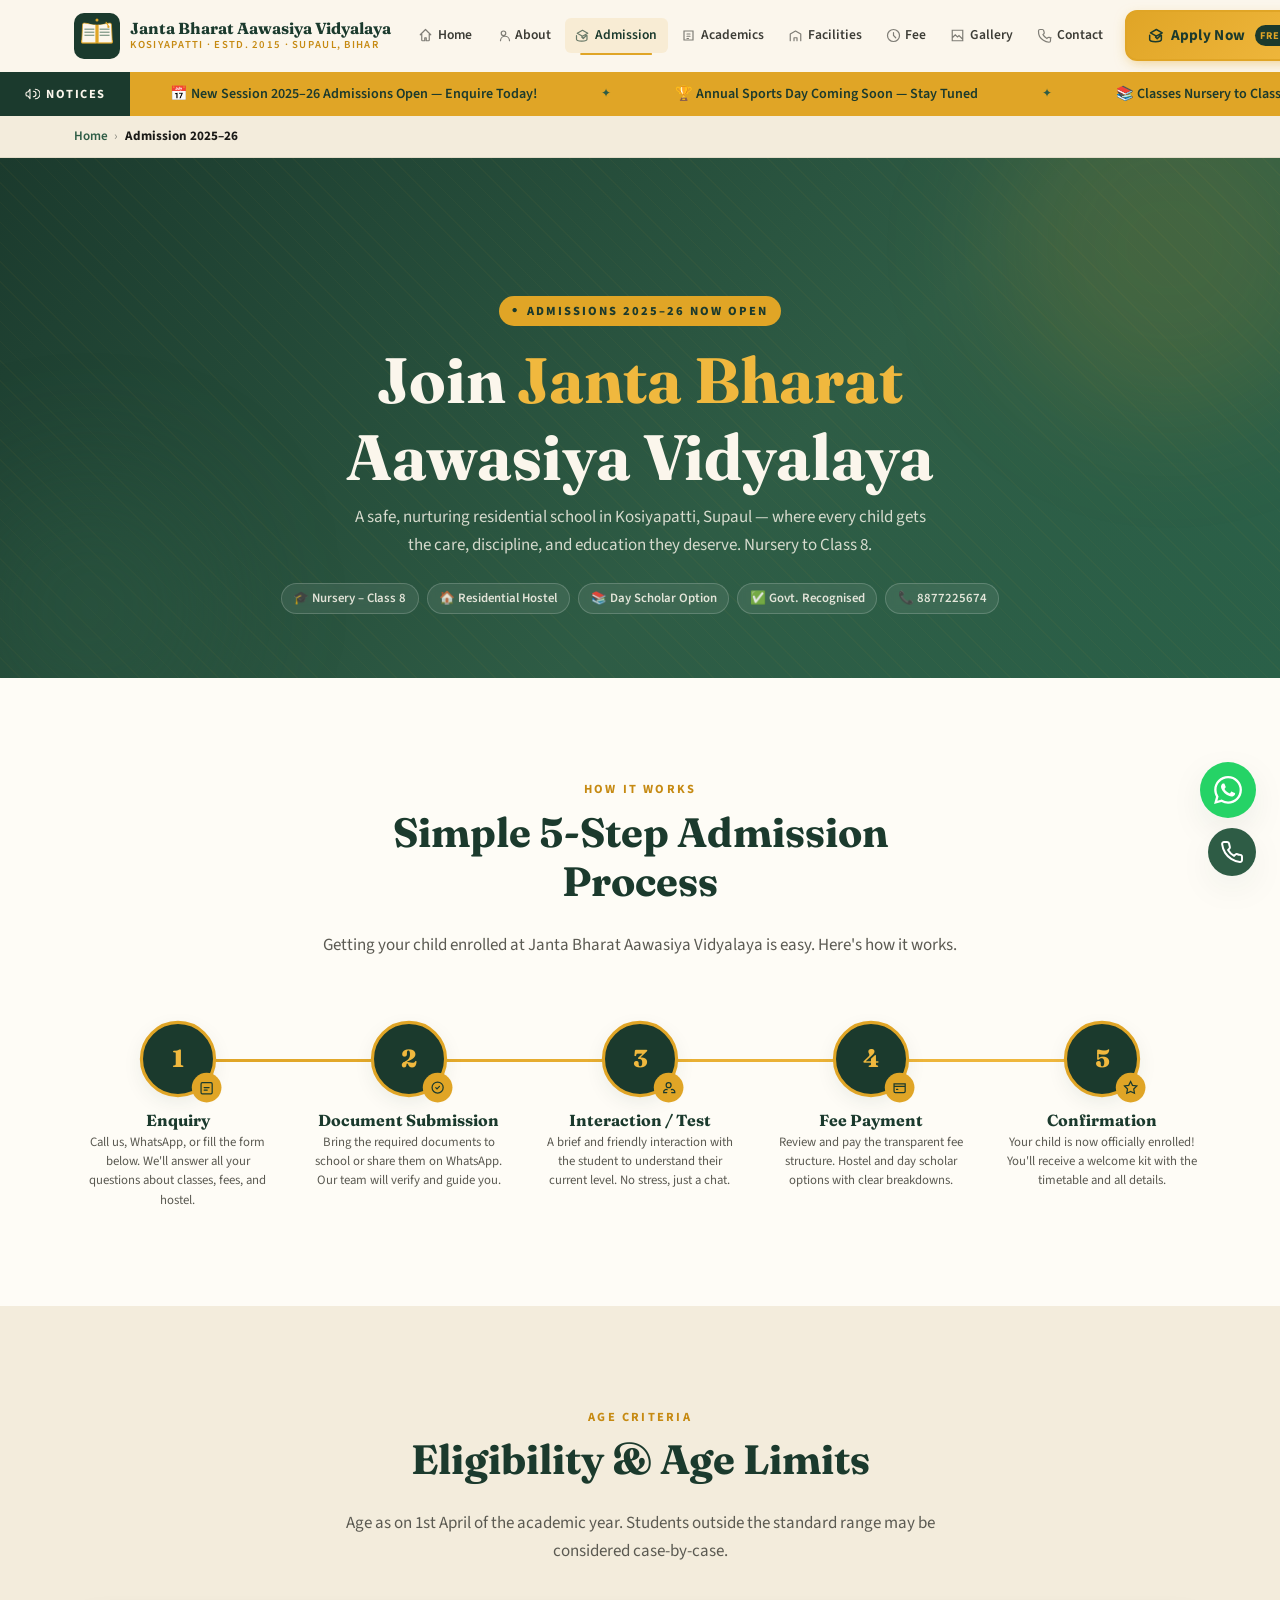
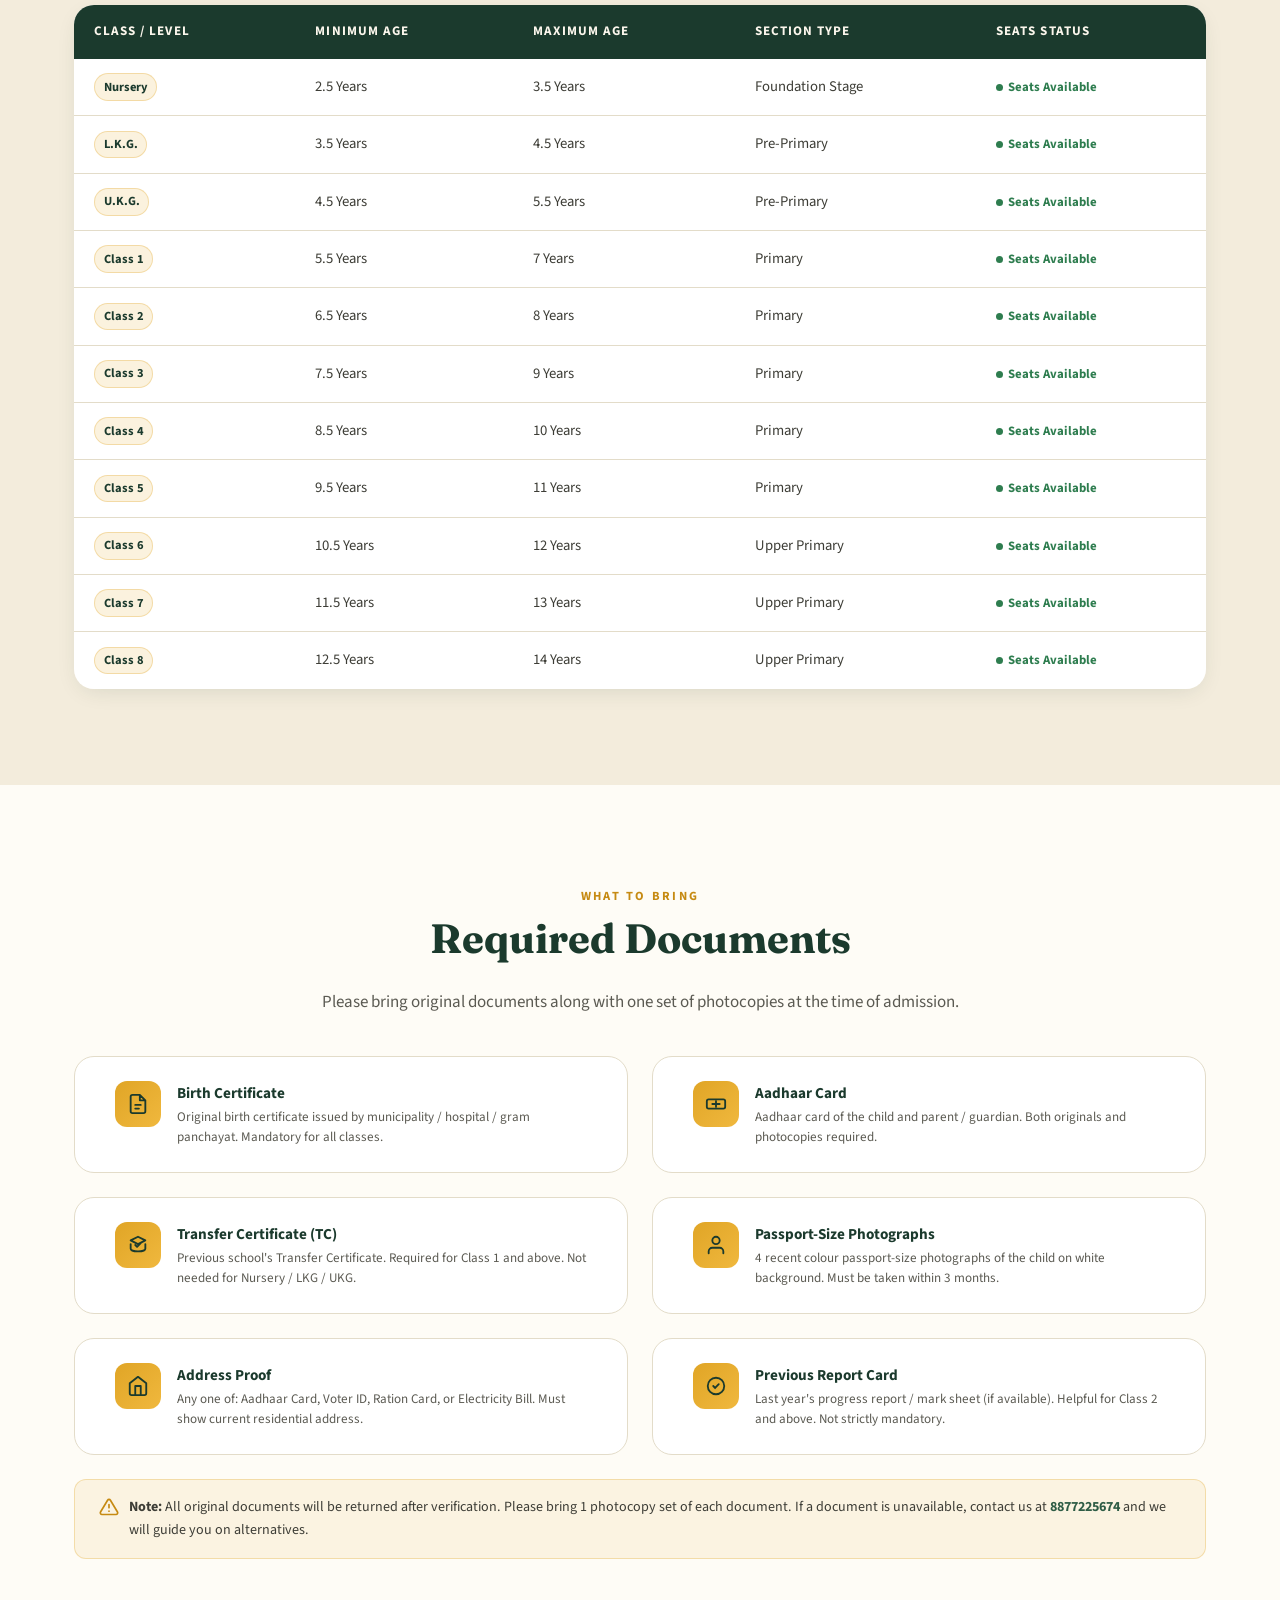
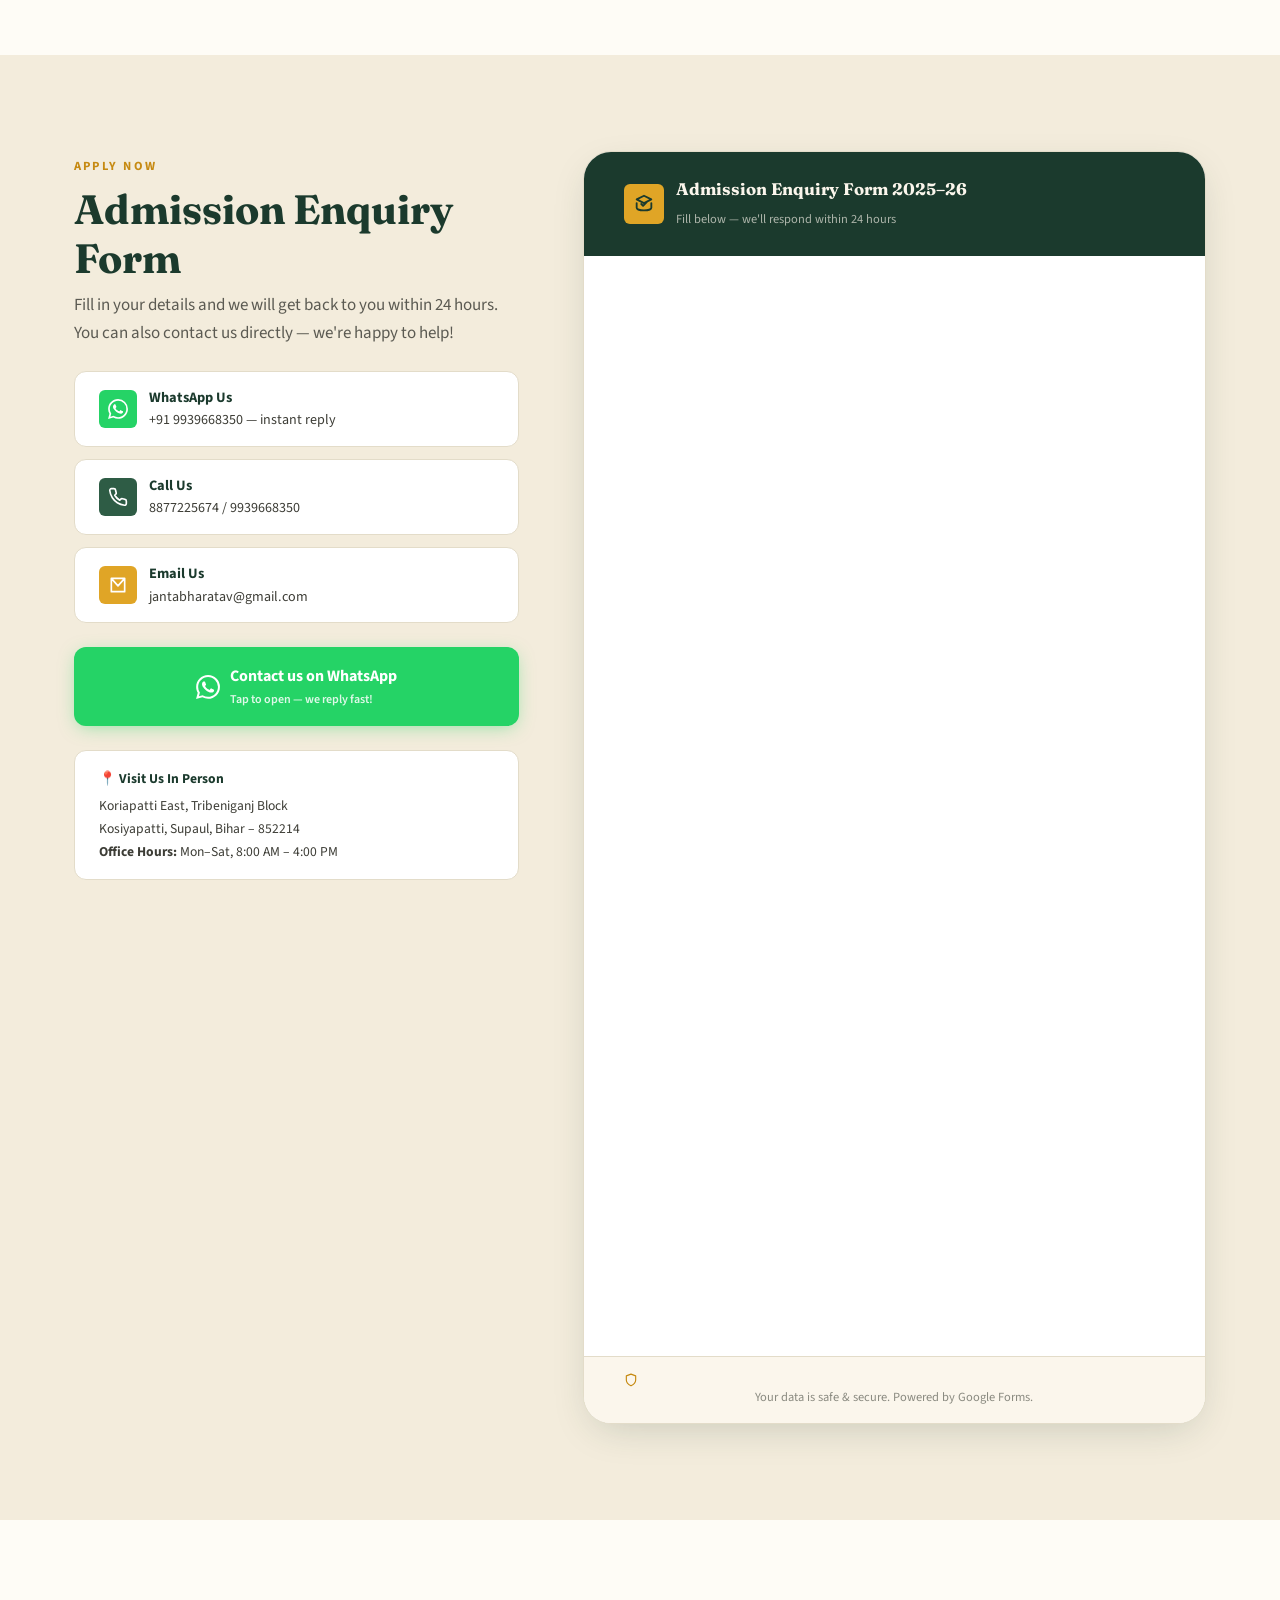
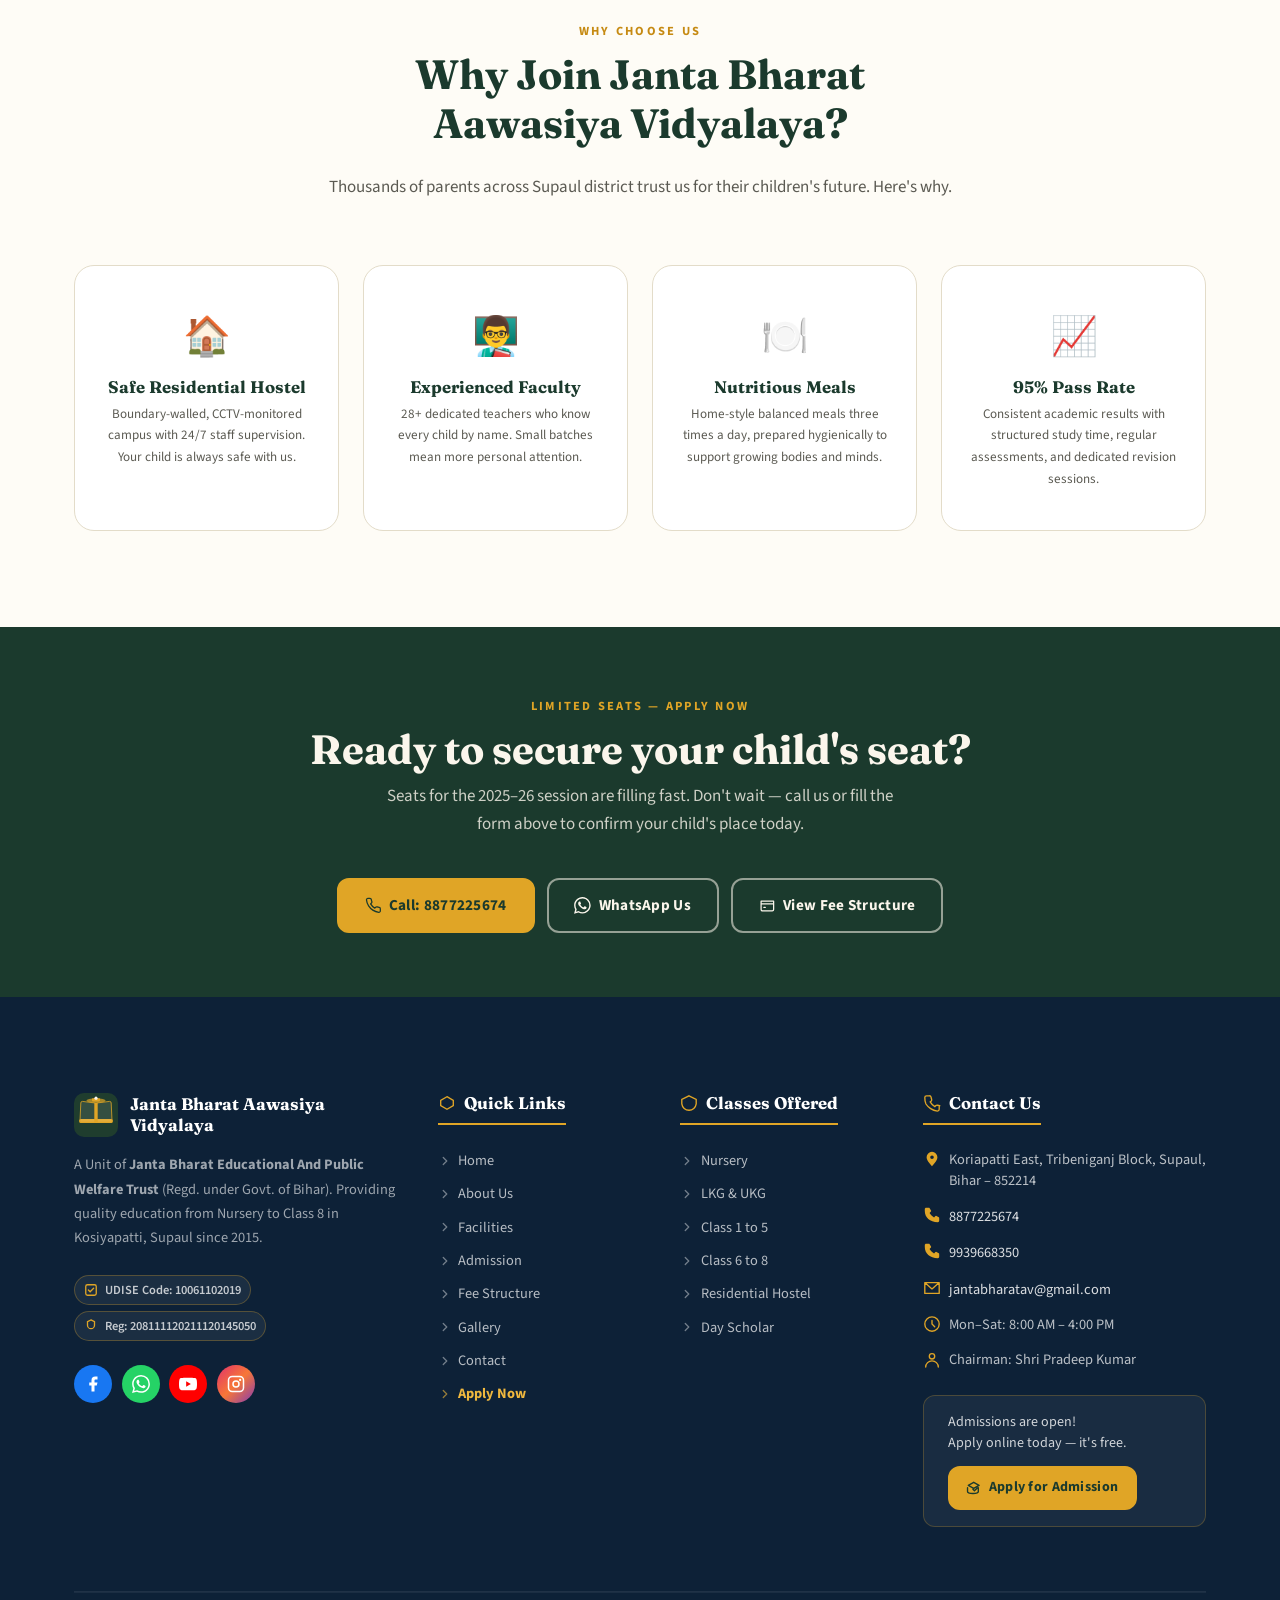
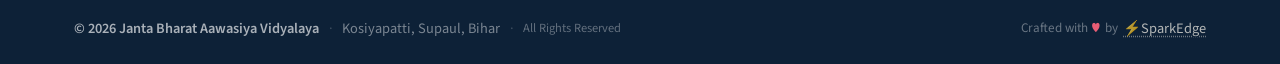
<file: admission.html>
<!DOCTYPE html>
<!--
  ===================================================================
  JANTA BHARAT AAWASIYA VIDYALAYA — ADMISSION PAGE
  Registration No: 208111120211120145050 | UDISE: 10061102019
  Estd: 2015 | District: Supaul, Bihar | PIN: 852214
  Chairman: Pradeep Kumar | Society: Janta Bharat Educational & Public Welfare Trust
  Phone: 8877225674 | Alt: 9939668350
  ===================================================================
-->
<html lang="en">
<head>
  <meta charset="UTF-8" />
  <meta name="viewport" content="width=device-width, initial-scale=1.0" />

  <!-- ===== PRIMARY SEO META ===== -->
  <title>Admission 2025-26 | Janta Bharat Aawasiya Vidyalaya Kosiyapatti | Apply Now</title>
  <meta name="description" content="Apply for admission 2025-26 at Janta Bharat Aawasiya Vidyalaya, Kosiyapatti, Supaul Bihar. Nursery to Class 8. Residential & Day Scholar. Simple process, affordable fees. Call 8877225674 to enroll today!" />
  <meta name="robots" content="index, follow, max-snippet:-1, max-image-preview:large, max-video-preview:-1" />
  <link rel="canonical" href="https://www.jantabharatav.com/admission.html" />
  <meta name="keywords" content="Janta Bharat Aawasiya Vidyalaya admission, school admission Kosiyapatti 2025, boarding school Supaul Bihar admission, residential school admission Bihar, apply Janta Bharat school" />
  <meta name="author" content="Janta Bharat Aawasiya Vidyalaya" />
  <meta name="geo.region" content="IN-BR" />
  <meta name="geo.placename" content="Kosiyapatti, Supaul, Bihar" />

  <!-- ===== OPEN GRAPH ===== -->
  <meta property="og:type" content="website" />
  <meta property="og:site_name" content="Janta Bharat Aawasiya Vidyalaya" />
  <meta property="og:title" content="Admission 2025-26 Open | Janta Bharat Aawasiya Vidyalaya, Kosiyapatti Bihar" />
  <meta property="og:description" content="Admissions open for Nursery to Class 8 at Janta Bharat Aawasiya Vidyalaya, Kosiyapatti. Residential & Day Scholar options. Apply now!" />
  <meta property="og:image" content="https://www.jantabharatav.com/assets/images/og-cover.jpg" />
  <meta property="og:image:width" content="1200" />
  <meta property="og:image:height" content="630" />
  <meta property="og:url" content="https://www.jantabharatav.com/admission.html" />
  <meta property="og:locale" content="en_IN" />

  <!-- ===== TWITTER CARD ===== -->
  <meta name="twitter:card" content="summary_large_image" />
  <meta name="twitter:title" content="Admission 2025-26 | Janta Bharat Aawasiya Vidyalaya, Supaul Bihar" />
  <meta name="twitter:description" content="Admissions open for Nursery to Class 8. Residential & Day Scholar. Apply now at Kosiyapatti, Supaul." />
  <meta name="twitter:image" content="https://www.jantabharatav.com/assets/images/og-cover.jpg" />

  <!-- ===== FAVICONS ===== -->
<!-- Favicons -->
<link rel="apple-touch-icon" sizes="180x180" href="/assets/images/apple-touch-icon.png">

<link rel="icon" href="/favicon.ico" sizes="any">

<link rel="icon" type="image/svg+xml" href="/assets/images/favicon.svg">

<link rel="icon" type="image/png" sizes="32x32" href="/assets/images/favicon-32x32.png">

<link rel="icon" type="image/png" sizes="16x16" href="/assets/images/favicon-16x16.png">

<link rel="manifest" href="/assets/images/site.webmanifest">

<meta name="theme-color" content="#1F3D2E">

  <!-- ===== PRECONNECT ===== -->
  <link rel="preconnect" href="https://fonts.googleapis.com" />
  <link rel="preconnect" href="https://fonts.gstatic.com" crossorigin />

  <!-- ===== GOOGLE FONTS ===== -->
  <link href="https://fonts.googleapis.com/css2?family=Fraunces:opsz,wght@9..144,500;9..144,600;9..144,700;9..144,800&family=Source+Sans+3:wght@400;600;700&display=swap" rel="stylesheet" />

  <!-- ===== GLOBAL STYLESHEET ===== -->
  <link rel="stylesheet" href="assets/css/main.css" />

  <!-- ===== PAGE-SPECIFIC STYLES ===== -->
  <style>
    /* ── PAGE BANNER ── */
    .page-banner {
      position: relative;
      background: linear-gradient(135deg, var(--color-green-900) 0%, var(--color-green-700) 60%, #2a6048 100%);
      padding: calc(var(--nav-height) + var(--space-xl)) 0 var(--space-xl);
      overflow: hidden;
      color: var(--color-cream-100);
      text-align: center;
    }
    .page-banner::before {
      content: '';
      position: absolute;
      inset: 0;
      background-image: repeating-linear-gradient(45deg, rgba(224,165,38,.04) 0, rgba(224,165,38,.04) 1px, transparent 1px, transparent 14px);
      pointer-events: none;
    }
    .page-banner__blob {
      position: absolute;
      border-radius: 50%;
      filter: blur(60px);
      pointer-events: none;
    }
    .page-banner__blob--1 { width: 340px; height: 340px; background: rgba(224,165,38,.12); top: -80px; right: -60px; }
    .page-banner__blob--2 { width: 260px; height: 260px; background: rgba(46,92,69,.35); bottom: -60px; left: -40px; }
    .page-banner__inner { position: relative; z-index: 2; }
    .admission-ribbon {
      display: inline-flex;
      align-items: center;
      gap: .45rem;
      background: var(--color-gold-500);
      color: var(--color-green-900);
      font-family: var(--font-utility);
      font-size: .78rem;
      font-weight: 800;
      letter-spacing: .16em;
      text-transform: uppercase;
      padding: .35em 1.1em;
      border-radius: 30px;
      margin-bottom: var(--space-sm);
      animation: ribbon-pulse 2.5s ease-in-out infinite;
    }
    .admission-ribbon::before { content: '●'; font-size: .55rem; animation: blink 1.2s step-start infinite; }
    @keyframes blink { 0%,100%{opacity:1} 50%{opacity:.2} }
    @keyframes ribbon-pulse { 0%,100%{box-shadow:0 0 0 0 rgba(224,165,38,.5)} 50%{box-shadow:0 0 0 10px rgba(224,165,38,0)} }
    .page-banner h1 { color: var(--color-cream-100); margin-bottom: .5rem; }
    .page-banner h1 span { color: var(--color-gold-400); }
    .page-banner p { color: rgba(251,246,236,.82); max-width: 580px; margin: 0 auto var(--space-md); }
    .banner-pills { display: flex; flex-wrap: wrap; justify-content: center; gap: .5rem; }
    .banner-pill {
      background: rgba(255,255,255,.08);
      border: 1px solid rgba(255,255,255,.18);
      color: rgba(251,246,236,.88);
      font-family: var(--font-utility);
      font-size: .8rem;
      font-weight: 600;
      padding: .3em .9em;
      border-radius: 20px;
      backdrop-filter: blur(4px);
    }

    /* ── BREADCRUMB ── */
    .breadcrumb {
      background: var(--color-cream-200);
      border-bottom: 1px solid var(--color-line-200);
      padding: .6rem 0;
    }
    .breadcrumb__list {
      display: flex;
      align-items: center;
      gap: .4rem;
      font-family: var(--font-utility);
      font-size: .82rem;
      color: var(--color-ink-600);
      flex-wrap: wrap;
    }
    .breadcrumb__list a { color: var(--color-green-700); font-weight: 600; }
    .breadcrumb__list a:hover { color: var(--color-gold-600); }
    .breadcrumb__sep { color: var(--color-ink-400); }
    .breadcrumb__current { color: var(--color-ink-900); font-weight: 700; }

    /* ── STEP FLOW ── */
    .steps-section { background: var(--color-cream-50); }
    .steps-flow {
      position: relative;
      display: grid;
      grid-template-columns: repeat(5, 1fr);
      gap: var(--space-md);
      margin-top: var(--space-xl);
    }
    .steps-flow::before {
      content: '';
      position: absolute;
      top: 36px;
      left: calc(10% + 20px);
      right: calc(10% + 20px);
      height: 3px;
      background: linear-gradient(90deg, var(--color-gold-500) 0%, var(--color-gold-400) 100%);
      z-index: 0;
      transform-origin: left;
      transform: scaleX(0);
      transition: transform 1.2s var(--ease-out);
    }
    .steps-flow.line-visible::before { transform: scaleX(1); }
    .step-card {
      position: relative;
      z-index: 1;
      display: flex;
      flex-direction: column;
      align-items: center;
      text-align: center;
      padding: 0 var(--space-xs);
    }
    .step-card__num {
      width: 72px;
      height: 72px;
      border-radius: 50%;
      background: var(--color-white);
      border: 3px solid var(--color-line-200);
      display: flex;
      align-items: center;
      justify-content: center;
      margin-bottom: var(--space-sm);
      font-family: var(--font-display);
      font-size: 1.45rem;
      font-weight: 800;
      color: var(--color-green-900);
      box-shadow: var(--shadow-card);
      transition: all .4s var(--ease-out);
      position: relative;
    }
    .step-card__num .step-icon {
      position: absolute;
      bottom: -8px;
      right: -8px;
      width: 28px;
      height: 28px;
      background: var(--color-gold-500);
      border-radius: 50%;
      display: flex;
      align-items: center;
      justify-content: center;
    }
    .step-card__num .step-icon svg { width: 14px; height: 14px; color: var(--color-green-900); }
    .step-card.is-visible .step-card__num {
      background: var(--color-green-900);
      border-color: var(--color-gold-500);
      color: var(--color-gold-400);
      transform: scale(1.06);
    }
    .step-card h3 { font-size: 1rem; margin-bottom: .2rem; }
    .step-card p { font-size: .8rem; color: var(--color-ink-600); line-height: 1.5; }

    /* ── ELIGIBILITY TABLE ── */
    .eligibility-section { background: var(--color-cream-200); }
    .eligibility-wrap { overflow-x: auto; border-radius: var(--radius-lg); box-shadow: var(--shadow-card); }
    .eligibility-table {
      width: 100%;
      border-collapse: collapse;
      background: var(--color-white);
      font-family: var(--font-utility);
      font-size: .92rem;
      min-width: 540px;
    }
    .eligibility-table thead { background: var(--color-green-900); color: var(--color-cream-100); }
    .eligibility-table thead th {
      padding: 1rem 1.25rem;
      text-align: left;
      font-weight: 700;
      font-size: .82rem;
      letter-spacing: .08em;
      text-transform: uppercase;
    }
    .eligibility-table thead th:first-child { border-radius: var(--radius-md) 0 0 0; }
    .eligibility-table thead th:last-child  { border-radius: 0 var(--radius-md) 0 0; }
    .eligibility-table tbody tr { border-bottom: 1px solid var(--color-line-200); transition: background .18s; }
    .eligibility-table tbody tr:last-child { border-bottom: none; }
    .eligibility-table tbody tr:hover { background: var(--color-cream-100); }
    .eligibility-table td { padding: .9rem 1.25rem; color: var(--color-ink-700); vertical-align: middle; }
    .eligibility-table td:first-child { font-weight: 700; color: var(--color-green-900); }
    .class-tag {
      display: inline-block;
      background: rgba(224,165,38,.15);
      color: var(--color-green-900);
      font-size: .78rem;
      font-weight: 700;
      padding: .2em .7em;
      border-radius: 20px;
      border: 1px solid rgba(224,165,38,.3);
    }
    .avail-badge {
      display: inline-flex;
      align-items: center;
      gap: .3rem;
      font-size: .8rem;
      font-weight: 700;
      color: var(--color-success);
    }
    .avail-badge::before { content: ''; width: 7px; height: 7px; border-radius: 50%; background: var(--color-success); display: inline-block; }

    /* ── DOCUMENTS CHECKLIST ── */
    .docs-section { background: var(--color-cream-50); }
    .docs-grid {
      display: grid;
      grid-template-columns: 1fr 1fr;
      gap: var(--space-md);
      margin-top: var(--space-lg);
    }
    .doc-card {
      background: var(--color-white);
      border: 1px solid var(--color-line-200);
      border-radius: var(--radius-lg);
      padding: var(--space-md) var(--space-lg);
      display: flex;
      align-items: flex-start;
      gap: var(--space-sm);
      transition: all .3s var(--ease-out);
    }
    .doc-card:hover { transform: translateY(-4px); box-shadow: var(--shadow-card); border-color: var(--color-gold-500); }
    .doc-card__icon {
      width: 46px;
      height: 46px;
      border-radius: var(--radius-md);
      background: linear-gradient(135deg, var(--color-gold-500), var(--color-gold-400));
      display: flex;
      align-items: center;
      justify-content: center;
      flex-shrink: 0;
    }
    .doc-card__icon svg { width: 22px; height: 22px; color: var(--color-green-900); }
    .doc-card__body strong { display: block; color: var(--color-green-900); font-size: .95rem; margin-bottom: .15rem; }
    .doc-card__body p { font-size: .82rem; color: var(--color-ink-600); margin: 0; line-height: 1.5; }
    .docs-note {
      margin-top: var(--space-md);
      background: rgba(224,165,38,.1);
      border: 1px solid rgba(224,165,38,.3);
      border-radius: var(--radius-md);
      padding: var(--space-sm) var(--space-md);
      font-size: .88rem;
      color: var(--color-ink-700);
      display: flex;
      align-items: flex-start;
      gap: .6rem;
    }
    .docs-note svg { width: 20px; height: 20px; color: var(--color-gold-600); flex-shrink: 0; margin-top: 1px; }

    /* ── GOOGLE FORM EMBED SECTION ── */
    .form-section { background: var(--color-cream-200); }
    .form-layout {
      display: grid;
      grid-template-columns: 1fr 1.4fr;
      gap: var(--space-xl);
      align-items: start;
    }
    .form-info h2 { margin-bottom: .5rem; }
    .form-info p { color: var(--color-ink-600); margin-bottom: var(--space-md); }
    .form-contact-cards { display: flex; flex-direction: column; gap: .75rem; margin-top: var(--space-md); }
    .fcc {
      background: var(--color-white);
      border: 1px solid var(--color-line-200);
      border-radius: var(--radius-md);
      padding: .85rem var(--space-md);
      display: flex;
      align-items: center;
      gap: .75rem;
      font-size: .88rem;
      color: var(--color-ink-700);
      text-decoration: none;
      transition: all .25s var(--ease-out);
    }
    .fcc:hover { border-color: var(--color-gold-500); transform: translateX(4px); color: var(--color-green-900); }
    .fcc__icon {
      width: 38px;
      height: 38px;
      border-radius: var(--radius-sm);
      display: flex;
      align-items: center;
      justify-content: center;
      flex-shrink: 0;
    }
    .fcc__icon--wa { background: #25D366; }
    .fcc__icon--ph { background: var(--color-green-700); }
    .fcc__icon--em { background: var(--color-gold-500); }
    .fcc__icon svg { width: 20px; height: 20px; color: #fff; }
    .fcc strong { display: block; font-weight: 700; color: var(--color-green-900); font-size: .9rem; }

    /* Google Form iframe wrapper */
    .gform-wrapper {
      background: var(--color-white);
      border-radius: var(--radius-xl);
      box-shadow: var(--shadow-soft);
      overflow: hidden;
      border: 1px solid var(--color-line-200);
    }
    .gform-header {
      background: var(--color-green-900);
      padding: var(--space-md) var(--space-lg);
      display: flex;
      align-items: center;
      gap: .75rem;
    }
    .gform-header__icon {
      width: 40px;
      height: 40px;
      background: var(--color-gold-500);
      border-radius: var(--radius-sm);
      display: flex;
      align-items: center;
      justify-content: center;
      flex-shrink: 0;
    }
    .gform-header__icon svg { width: 22px; height: 22px; color: var(--color-green-900); }
    .gform-header__text strong { display: block; color: var(--color-cream-100); font-family: var(--font-display); font-size: 1.05rem; }
    .gform-header__text span { font-size: .78rem; color: rgba(251,246,236,.65); font-family: var(--font-utility); }
    .gform-body {
      padding: 0;
      position: relative;
    }
    .gform-body iframe {
      width: 100%;
      display: block;
      border: none;
      min-height: 1100px;
    }
    .gform-footer {
      padding: var(--space-sm) var(--space-lg);
      background: var(--color-cream-100);
      border-top: 1px solid var(--color-line-200);
      text-align: center;
      font-size: .78rem;
      color: var(--color-ink-400);
      font-family: var(--font-utility);
    }
    .gform-footer svg { width: 14px; height: 14px; vertical-align: -2px; margin-right: 4px; color: var(--color-gold-600); }

    /* WhatsApp direct button */
    .wa-direct-btn {
      display: flex;
      align-items: center;
      justify-content: center;
      gap: .65rem;
      width: 100%;
      background: #25D366;
      color: #fff;
      font-family: var(--font-utility);
      font-weight: 700;
      font-size: 1rem;
      padding: 1rem var(--space-lg);
      border-radius: var(--radius-md);
      text-decoration: none;
      margin-top: var(--space-md);
      transition: all .25s var(--ease-out);
      box-shadow: 0 4px 18px -4px rgba(37,211,102,.5);
    }
    .wa-direct-btn svg { width: 24px; height: 24px; }
    .wa-direct-btn:hover { background: #1fba59; color: #fff; transform: translateY(-2px); box-shadow: 0 8px 24px -4px rgba(37,211,102,.55); }
    .wa-direct-btn span.wa-sub { font-size: .75rem; font-weight: 600; opacity: .85; display: block; }

    /* ── WHY JOIN US ── */
    .whyjoin-section { background: var(--color-cream-50); }
    .whyjoin-grid {
      display: grid;
      grid-template-columns: repeat(4, 1fr);
      gap: var(--space-md);
      margin-top: var(--space-xl);
    }
    .wj-card {
      background: var(--color-white);
      border: 1px solid var(--color-line-200);
      border-radius: var(--radius-lg);
      padding: var(--space-lg) var(--space-md);
      text-align: center;
      transition: all .35s var(--ease-out);
    }
    .wj-card:hover { transform: translateY(-6px); box-shadow: var(--shadow-soft); border-color: var(--color-gold-500); }
    .wj-card__emoji { font-size: 2.4rem; display: block; margin-bottom: .5rem; }
    .wj-card h3 { font-size: 1.05rem; margin-bottom: .4rem; }
    .wj-card p { font-size: .82rem; color: var(--color-ink-600); margin: 0; }

    /* ── FINAL CTA BAND ── */
    .admission-final-cta {
      background: var(--color-green-900);
      padding: var(--space-xl) 0;
      text-align: center;
    }
    .admission-final-cta h2 { color: var(--color-cream-100); margin-bottom: .5rem; }
    .admission-final-cta p { color: rgba(251,246,236,.8); max-width: 520px; margin: 0 auto var(--space-lg); }

    /* ── RESPONSIVE ── */
    @media (max-width: 991px) {
      .steps-flow { grid-template-columns: 1fr 1fr; }
      .steps-flow::before { display: none; }
      .docs-grid { grid-template-columns: 1fr; }
      .form-layout { grid-template-columns: 1fr; }
      .whyjoin-grid { grid-template-columns: repeat(2, 1fr); }
    }
    @media (max-width: 767px) {
      .steps-flow { grid-template-columns: 1fr; }
      .whyjoin-grid { grid-template-columns: 1fr 1fr; }
      .gform-body iframe { min-height: 1200px; }
      .page-banner { padding: calc(var(--nav-height) + var(--space-lg)) 0 var(--space-lg); }
    }
    @media (max-width: 480px) {
      .whyjoin-grid { grid-template-columns: 1fr; }
      .eligibility-table thead th, .eligibility-table td { padding: .7rem .8rem; }
    }

    /*  */

    /* ── ADMISSION PAGE MOBILE FIXES ── */
@media (max-width: 767px) {
  .steps-flow { grid-template-columns: 1fr 1fr; }
  .steps-flow::before { display: none; }
  .docs-grid { grid-template-columns: 1fr; }
  .form-layout { grid-template-columns: 1fr; }
  .whyjoin-grid { grid-template-columns: 1fr 1fr; }
  .gform-body iframe { min-height: 1200px; width: 100% !important; }
  .gform-wrapper { border-radius: var(--radius-lg); }
  .page-banner { padding: calc(var(--nav-height) + var(--space-lg)) 0 var(--space-lg); }
  .wa-direct-btn { padding: 0.85rem var(--space-md); }
  .fcc { flex-wrap: nowrap; }
  .eligibility-wrap { overflow-x: auto; -webkit-overflow-scrolling: touch; }
  .eligibility-table { min-width: 440px; }
}

@media (max-width: 480px) {
  .steps-flow { grid-template-columns: 1fr; }
  .whyjoin-grid { grid-template-columns: 1fr; }
  .step-card__num { width: 60px; height: 60px; font-size: 1.2rem; }
}

/*  */

/* ── ADMISSION PAGE MOBILE FIXES ── */
@media (max-width: 767px) {
  /* Page banner */
  .page-banner {
    padding: calc(var(--nav-height) + 1rem) 0 1rem !important;
  }
  
  .page-banner h1 {
    font-size: clamp(1.3rem, 6vw, 1.9rem) !important;
    word-break: break-word !important;
  }
  
  .page-banner p {
    font-size: 0.82rem !important;
    padding: 0 0.5rem !important;
  }
  
  .banner-pills {
    gap: 0.25rem !important;
  }
  
  .banner-pill {
    font-size: 0.62rem !important;
    padding: 0.2em 0.5em !important;
  }
  
  .admission-ribbon {
    font-size: 0.65rem !important;
    padding: 0.25em 0.75em !important;
  }
  
  /* Steps */
  .steps-flow {
    grid-template-columns: 1fr 1fr !important;
    gap: var(--space-sm) !important;
  }
  
  .steps-flow::before {
    display: none !important;
  }
  
  .step-card__num {
    width: 56px !important;
    height: 56px !important;
    font-size: 1.2rem !important;
  }
  
  .step-card h3 {
    font-size: 0.85rem !important;
  }
  
  .step-card p {
    font-size: 0.75rem !important;
  }
  
  /* Eligibility table */
  .eligibility-wrap {
    overflow-x: auto !important;
    -webkit-overflow-scrolling: touch !important;
    border-radius: var(--radius-md) !important;
  }
  
  .eligibility-table {
    min-width: 400px !important;
    font-size: 0.78rem !important;
  }
  
  .eligibility-table td,
  .eligibility-table th {
    padding: 0.5rem 0.6rem !important;
  }
  
  /* Documents */
  .docs-grid {
    grid-template-columns: 1fr !important;
    gap: var(--space-sm) !important;
  }
  
  .doc-card {
    padding: var(--space-sm) !important;
  }
  
  .doc-card__body strong {
    font-size: 0.85rem !important;
  }
  
  .doc-card__body p {
    font-size: 0.75rem !important;
  }
  
  .docs-note {
    font-size: 0.78rem !important;
    padding: var(--space-xs) var(--space-sm) !important;
  }
  
  /* Form layout */
  .form-layout {
    grid-template-columns: 1fr !important;
    gap: var(--space-md) !important;
  }
  
  .form-info h2 {
    font-size: clamp(1.2rem, 5vw, 1.7rem) !important;
  }
  
  .form-info p {
    font-size: 0.82rem !important;
  }
  
  .form-contact-cards {
    gap: var(--space-xs) !important;
  }
  
  .fcc {
    padding: 0.6rem var(--space-sm) !important;
    font-size: 0.8rem !important;
  }
  
  .fcc__icon {
    width: 32px !important;
    height: 32px !important;
    flex-shrink: 0 !important;
  }
  
  .fcc strong {
    font-size: 0.82rem !important;
  }
  
  .wa-direct-btn {
    padding: 0.75rem var(--space-sm) !important;
    font-size: 0.85rem !important;
  }
  
  .gform-wrapper {
    border-radius: var(--radius-md) !important;
    overflow: hidden !important;
  }
  
  .gform-body iframe {
    min-height: 1150px !important;
    width: 100% !important;
  }
  
  .gform-header {
    padding: var(--space-xs) var(--space-sm) !important;
  }
  
  .gform-header__text strong {
    font-size: 0.88rem !important;
  }
  
  /* Why join */
  .whyjoin-grid {
    grid-template-columns: 1fr 1fr !important;
    gap: var(--space-sm) !important;
  }
  
  .wj-card {
    padding: var(--space-sm) !important;
  }
  
  .wj-card__emoji {
    font-size: 1.8rem !important;
  }
  
  .wj-card h3 {
    font-size: 0.88rem !important;
  }
  
  .wj-card p {
    font-size: 0.75rem !important;
  }
  
  /* Final CTA */
  .admission-final-cta h2 {
    font-size: clamp(1.2rem, 5vw, 1.7rem) !important;
  }
  
  .admission-final-cta p {
    font-size: 0.82rem !important;
    padding: 0 var(--space-xs) !important;
  }
  
  .hero__actions {
    flex-direction: column !important;
    align-items: center !important;
    width: 100% !important;
  }
  
  .hero__actions .btn {
    width: 100% !important;
    max-width: 320px !important;
    justify-content: center !important;
  }
}

@media (max-width: 480px) {
  .steps-flow {
    grid-template-columns: 1fr !important;
  }
  
  .whyjoin-grid {
    grid-template-columns: 1fr !important;
  }
  
  .step-card__num {
    width: 48px !important;
    height: 48px !important;
    font-size: 1rem !important;
  }
  
  .eligibility-table {
    min-width: 360px !important;
    font-size: 0.72rem !important;
  }
}
  </style>

  <!-- ===== JSON-LD FAQ SCHEMA ===== -->
  <script type="application/ld+json">
  {
    "@context": "https://schema.org",
    "@graph": [
      {
        "@type": "EducationalOrganization",
        "name": "Janta Bharat Aawasiya Vidyalaya",
        "url": "https://www.jantabharatav.com/",
        "telephone": "+91-8877225674",
        "address": {
          "@type": "PostalAddress",
          "streetAddress": "Koriapatti East, Tribeniganj Block",
          "addressLocality": "Kosiyapatti",
          "addressRegion": "Bihar",
          "postalCode": "852214",
          "addressCountry": "IN"
        }
      },
      {
        "@type": "FAQPage",
        "mainEntity": [
          {
            "@type": "Question",
            "name": "What documents are required for admission at Janta Bharat Aawasiya Vidyalaya?",
            "acceptedAnswer": {
              "@type": "Answer",
              "text": "Required documents include: Birth Certificate, Aadhaar Card (child and parent), Previous School Transfer Certificate (for Class 1 and above), 4 recent passport-size photographs, and Address Proof (Aadhaar / Voter ID / Ration Card)."
            }
          },
          {
            "@type": "Question",
            "name": "What is the age limit for Class 1 admission at Janta Bharat Aawasiya Vidyalaya?",
            "acceptedAnswer": {
              "@type": "Answer",
              "text": "For Class 1 admission, the child must be at least 5.5 to 7 years old as of 1st April of the admission year. For Nursery, the minimum age is 2.5 years."
            }
          },
          {
            "@type": "Question",
            "name": "Does Janta Bharat Aawasiya Vidyalaya offer hostel facilities?",
            "acceptedAnswer": {
              "@type": "Answer",
              "text": "Yes, Janta Bharat Aawasiya Vidyalaya offers full residential hostel facilities with nutritious meals, supervised study time, and 24/7 staff support. Day Scholar option is also available."
            }
          },
          {
            "@type": "Question",
            "name": "How can I apply for admission to Janta Bharat Aawasiya Vidyalaya?",
            "acceptedAnswer": {
              "@type": "Answer",
              "text": "You can apply by filling the online admission enquiry form on our website, or by calling us at 8877225674 / 9939668350, or by visiting the school in person at Koriapatti East, Tribeniganj Block, Kosiyapatti, Supaul, Bihar – 852214."
            }
          }
        ]
      }
    ]
  }
  </script>
</head>

<body>

  <!-- ========= SHARED SITE HEADER / NAVBAR (EXACT COPY) ========= -->
  <header class="site-header" id="site-header">
    <div class="container nav-bar">

      <!-- Brand logo -->
      <a href="index.html" class="nav-brand" aria-label="Janta Bharat Aawasiya Vidyalaya - Home">
        <div class="nav-brand__logo" aria-hidden="true">
          <svg viewBox="0 0 50 50" fill="none" xmlns="http://www.w3.org/2000/svg">
            <!-- Open Book base -->
            <rect x="4" y="30" width="42" height="5" rx="2" fill="#E0A526"/>
            <!-- Left page -->
            <path d="M6 10 Q6 8 8 8 L24 10 L24 34 L6 34 Q5 34 5 32 Z" fill="#FBF6EC" stroke="#E0A526" stroke-width="1"/>
            <!-- Right page -->
            <path d="M44 10 Q44 8 42 8 L26 10 L26 34 L44 34 Q45 34 45 32 Z" fill="#FBF6EC" stroke="#E0A526" stroke-width="1"/>
            <!-- Spine -->
            <rect x="23" y="10" width="4" height="24" fill="#E0A526"/>
            <!-- Lines on left page -->
            <line x1="9" y1="16" x2="21" y2="16" stroke="#2E5C45" stroke-width="1" stroke-linecap="round"/>
            <line x1="9" y1="20" x2="21" y2="20" stroke="#2E5C45" stroke-width="1" stroke-linecap="round"/>
            <line x1="9" y1="24" x2="21" y2="24" stroke="#2E5C45" stroke-width="1" stroke-linecap="round"/>
            <!-- Lines on right page -->
            <line x1="29" y1="16" x2="41" y2="16" stroke="#2E5C45" stroke-width="1" stroke-linecap="round"/>
            <line x1="29" y1="20" x2="41" y2="20" stroke="#2E5C45" stroke-width="1" stroke-linecap="round"/>
            <line x1="29" y1="24" x2="41" y2="24" stroke="#2E5C45" stroke-width="1" stroke-linecap="round"/>
            <!-- Graduation cap above -->
            <ellipse cx="25" cy="7" rx="12" ry="3" fill="#1F3D2E"/>
            <rect x="20" y="4" width="10" height="4" rx="1" fill="#1F3D2E"/>
            <circle cx="25" cy="4" r="2" fill="#E0A526"/>
            <!-- Tassel -->
            <line x1="37" y1="7" x2="40" y2="12" stroke="#E0A526" stroke-width="1.5" stroke-linecap="round"/>
            <circle cx="40" cy="13" r="1.5" fill="#E0A526"/>
          </svg>
        </div>
        <span class="nav-brand__text">
          Janta Bharat Aawasiya Vidyalaya
          <small>Kosiyapatti &middot; Estd. 2015 &middot; Supaul, Bihar</small>
        </span>
      </a>

      <!-- Desktop navigation -->
      <nav aria-label="Main navigation">
        <ul class="nav-menu" id="nav-menu">
          <li><a href="index.html" class="nav-link"><svg class="nav-icon" viewBox="0 0 20 20" fill="none"><path d="M3 9l7-7 7 7M5 7v9a1 1 0 001 1h3v-4h2v4h3a1 1 0 001-1V7" stroke="currentColor" stroke-width="1.6" stroke-linecap="round" stroke-linejoin="round"/></svg>Home</a></li>
          <li><a href="about.html" class="nav-link"><svg class="nav-icon" viewBox="0 0 20 20" fill="none"><path d="M13 7a3 3 0 11-6 0 3 3 0 016 0zM6 17a6 6 0 1112 0" stroke="currentColor" stroke-width="1.6" stroke-linecap="round"/></svg>About</a></li>
          <li><a href="admission.html" class="nav-link active" aria-current="page"><svg class="nav-icon" viewBox="0 0 20 20" fill="none"><path d="M9 12l2 2 4-4M3 7l7-4 7 4-7 4-7-4zM2 10v5c0 1.4 3.1 2.5 7 2.5S16 16.4 16 15v-5" stroke="currentColor" stroke-width="1.6" stroke-linecap="round" stroke-linejoin="round"/></svg>Admission</a></li>
          <li><a href="academics.html" class="nav-link"><svg class="nav-icon" viewBox="0 0 20 20" fill="none"><path d="M4 4h12v12H4zM8 8h4M8 11h4M8 14h2" stroke="currentColor" stroke-width="1.6" stroke-linecap="round"/></svg>Academics</a></li>
          <li><a href="facilities.html" class="nav-link"><svg class="nav-icon" viewBox="0 0 20 20" fill="none"><path d="M3 17V8l7-4 7 4v9M8 17v-4h4v4" stroke="currentColor" stroke-width="1.6" stroke-linecap="round" stroke-linejoin="round"/></svg>Facilities</a></li>
          <li><a href="fee.html" class="nav-link"><svg class="nav-icon" viewBox="0 0 20 20" fill="none"><path d="M10 2a8 8 0 100 16A8 8 0 0010 2zM10 6v4l3 3" stroke="currentColor" stroke-width="1.6" stroke-linecap="round"/></svg>Fee</a></li>
          <li><a href="gallery.html" class="nav-link"><svg class="nav-icon" viewBox="0 0 20 20" fill="none"><path d="M3 3h14v14H3zM3 13l4-4 3 3 2-2 5 5" stroke="currentColor" stroke-width="1.6" stroke-linecap="round"/></svg>Gallery</a></li>
          <li><a href="contact.html" class="nav-link"><svg class="nav-icon" viewBox="0 0 20 20" fill="none"><path d="M18 14v3a2 2 0 01-2 2 17 17 0 01-7.5-2.7 17 17 0 01-5.2-5.2A17 17 0 012 4a2 2 0 012-2h3a2 2 0 012 1.5c.1.8.3 1.6.6 2.4a2 2 0 01-.4 1.8L8 8.8a13 13 0 005.2 5.2l1.1-1.1a2 2 0 011.8-.4c.8.3 1.6.5 2.4.6A2 2 0 0118 14z" stroke="currentColor" stroke-width="1.6" stroke-linecap="round"/></svg>Contact</a></li>
          <li class="nav-cta">
            <a href="admission.html" class="btn btn-apply">
              <svg viewBox="0 0 20 20" fill="none" aria-hidden="true"><path d="M9 12l2 2 4-4M3 7l7-4 7 4-7 4-7-4zM2 10v5c0 1.4 3.1 2.5 7 2.5S16 16.4 16 15v-5" stroke="currentColor" stroke-width="1.8" stroke-linecap="round" stroke-linejoin="round"/></svg>
              <span>Apply Now</span>
              <span class="apply-badge">Free</span>
            </a>
          </li>
        </ul>
      </nav>

      <!-- Mobile hamburger -->
      <button class="nav-toggle" id="nav-toggle" aria-label="Toggle navigation menu" aria-expanded="false" aria-controls="nav-menu">
        <span class="hamburger">
          <span></span><span></span><span></span>
        </span>
      </button>
    </div>
  </header>

  <!-- Mobile Nav Overlay -->
  <div class="nav-overlay" id="nav-overlay" aria-hidden="true"></div>


  <!-- ========= NOTICE TICKER ========= -->
  <div class="notice-band" role="region" aria-label="Latest announcements">
    <div class="notice-band__inner">
      <span class="notice-band__label">
        <svg viewBox="0 0 24 24" fill="none" xmlns="http://www.w3.org/2000/svg" aria-hidden="true">
          <path d="M3 11v2a2 2 0 002 2h1l3 4V5L6 9H5a2 2 0 00-2 2z" stroke="currentColor" stroke-width="1.6" stroke-linejoin="round"/>
          <path d="M14 8a4 4 0 010 8M17 5a7 7 0 010 14" stroke="currentColor" stroke-width="1.6" stroke-linecap="round"/>
        </svg>
        <span>Notices</span>
      </span>
      <div class="notice-band__track" aria-live="off">
        <span class="notice-band__item">📅 New Session 2025–26 Admissions Open — Enquire Today!</span>
        <span class="notice-band__sep">✦</span>
        <span class="notice-band__item">🏆 Annual Sports Day Coming Soon — Stay Tuned</span>
        <span class="notice-band__sep">✦</span>
        <span class="notice-band__item">📚 Classes Nursery to Class 8 | Residential &amp; Day Scholar Options Available</span>
        <span class="notice-band__sep">✦</span>
        <span class="notice-band__item">📞 Call Us: 8877225674 / 9939668350 for Admission Enquiry</span>
        <span class="notice-band__sep">✦</span>
        <span class="notice-band__item">🏫 UDISE Code: 10061102019 | Reg. No: 208111120211120145050</span>
        <span class="notice-band__sep">✦</span>
        <span class="notice-band__item" aria-hidden="true">📅 New Session 2025–26 Admissions Open — Enquire Today!</span>
        <span class="notice-band__sep" aria-hidden="true">✦</span>
        <span class="notice-band__item" aria-hidden="true">🏆 Annual Sports Day Coming Soon — Stay Tuned</span>
        <span class="notice-band__sep" aria-hidden="true">✦</span>
        <span class="notice-band__item" aria-hidden="true">📚 Classes Nursery to Class 8 | Residential &amp; Day Scholar Options Available</span>
        <span class="notice-band__sep" aria-hidden="true">✦</span>
        <span class="notice-band__item" aria-hidden="true">📞 Call Us: 8877225674 / 9939668350 for Admission Enquiry</span>
        <span class="notice-band__sep" aria-hidden="true">✦</span>
        <span class="notice-band__item" aria-hidden="true">🏫 UDISE Code: 10061102019 | Reg. No: 208111120211120145050</span>
        <span class="notice-band__sep" aria-hidden="true">✦</span>
      </div>
    </div>
  </div>


  <!-- ========= MAIN CONTENT ========= -->
  <main id="main-content">

    <!-- =====================================================================
         BREADCRUMB
         ===================================================================== -->
    <nav class="breadcrumb" aria-label="Breadcrumb">
  <div class="container">
    <ol class="breadcrumb__list">
      <li><a href="index.html">Home</a></li>
      <li aria-hidden="true"><span class="breadcrumb__sep">&rsaquo;</span></li>
      <li><span class="breadcrumb__current" aria-current="page">Admission 2025–26</span></li>
    </ol>
  </div>
</nav>


    <!-- =====================================================================
         PAGE BANNER
         ===================================================================== -->
    <section class="page-banner" aria-labelledby="banner-heading">
      <div class="page-banner__blob page-banner__blob--1" aria-hidden="true"></div>
      <div class="page-banner__blob page-banner__blob--2" aria-hidden="true"></div>
      <div class="container page-banner__inner">
        <div class="admission-ribbon" role="status" aria-label="Admissions currently open">
          Admissions 2025–26 Now Open
        </div>
        <h1 id="banner-heading">
          Join <span>Janta Bharat</span><br>Aawasiya Vidyalaya
        </h1>
        <p>A safe, nurturing residential school in Kosiyapatti, Supaul — where every child gets the care, discipline, and education they deserve. Nursery to Class 8.</p>
        <div class="banner-pills">
          <span class="banner-pill">🎓 Nursery – Class 8</span>
          <span class="banner-pill">🏠 Residential Hostel</span>
          <span class="banner-pill">📚 Day Scholar Option</span>
          <span class="banner-pill">✅ Govt. Recognised</span>
          <span class="banner-pill">📞 8877225674</span>
        </div>
      </div>
    </section>


    <!-- =====================================================================
         ADMISSION PROCESS — Animated Step Flow
         ===================================================================== -->
    <section class="section steps-section" aria-labelledby="steps-heading">
      <div class="container">
        <div class="section-heading section-heading--center reveal">
          <span class="eyebrow">How It Works</span>
          <h2 id="steps-heading">Simple 5-Step Admission Process</h2>
          <p class="text-muted">Getting your child enrolled at Janta Bharat Aawasiya Vidyalaya is easy. Here's how it works.</p>
        </div>

        <div class="steps-flow" id="steps-flow">

          <div class="step-card reveal reveal-delay-1">
            <div class="step-card__num">
              1
              <div class="step-icon">
                <svg viewBox="0 0 24 24" fill="none"><path d="M8 12h8M8 16h5M5 4h14a2 2 0 012 2v14a2 2 0 01-2 2H5a2 2 0 01-2-2V6a2 2 0 012-2z" stroke="currentColor" stroke-width="2" stroke-linecap="round"/></svg>
              </div>
            </div>
            <h3>Enquiry</h3>
            <p>Call us, WhatsApp, or fill the form below. We'll answer all your questions about classes, fees, and hostel.</p>
          </div>

          <div class="step-card reveal reveal-delay-2">
            <div class="step-card__num">
              2
              <div class="step-icon">
                <svg viewBox="0 0 24 24" fill="none"><path d="M9 12l2 2 4-4M21 12a9 9 0 11-18 0 9 9 0 0118 0z" stroke="currentColor" stroke-width="2" stroke-linecap="round"/></svg>
              </div>
            </div>
            <h3>Document Submission</h3>
            <p>Bring the required documents to school or share them on WhatsApp. Our team will verify and guide you.</p>
          </div>

          <div class="step-card reveal reveal-delay-3">
            <div class="step-card__num">
              3
              <div class="step-icon">
                <svg viewBox="0 0 24 24" fill="none"><path d="M17 20h5v-1a4 4 0 00-5.5-3.7M9 20H4v-1a4 4 0 015.5-3.7M12 12a4 4 0 100-8 4 4 0 000 8z" stroke="currentColor" stroke-width="2" stroke-linecap="round"/></svg>
              </div>
            </div>
            <h3>Interaction / Test</h3>
            <p>A brief and friendly interaction with the student to understand their current level. No stress, just a chat.</p>
          </div>

          <div class="step-card reveal reveal-delay-4">
            <div class="step-card__num">
              4
              <div class="step-icon">
                <svg viewBox="0 0 24 24" fill="none"><path d="M3 10h18M7 15h2M3 6h18v12a2 2 0 01-2 2H5a2 2 0 01-2-2V6z" stroke="currentColor" stroke-width="2" stroke-linecap="round"/></svg>
              </div>
            </div>
            <h3>Fee Payment</h3>
            <p>Review and pay the transparent fee structure. Hostel and day scholar options with clear breakdowns.</p>
          </div>

          <div class="step-card reveal reveal-delay-5">
            <div class="step-card__num">
              5
              <div class="step-icon">
                <svg viewBox="0 0 24 24" fill="none"><path d="M12 2l3 6.3L22 9.3l-5 4.9 1.2 6.8L12 18l-6.2 3 1.2-6.8-5-4.9 6.9-1z" stroke="currentColor" stroke-width="2" stroke-linecap="round"/></svg>
              </div>
            </div>
            <h3>Confirmation</h3>
            <p>Your child is now officially enrolled! You'll receive a welcome kit with the timetable and all details.</p>
          </div>

        </div>
      </div>
    </section>


    <!-- =====================================================================
         ELIGIBILITY CRITERIA TABLE
         ===================================================================== -->
    <section class="section eligibility-section" aria-labelledby="eligibility-heading">
      <div class="container">
        <div class="section-heading section-heading--center reveal">
          <span class="eyebrow">Age Criteria</span>
          <h2 id="eligibility-heading">Eligibility &amp; Age Limits</h2>
          <p class="text-muted">Age as on 1st April of the academic year. Students outside the standard range may be considered case-by-case.</p>
        </div>

        <div class="eligibility-wrap reveal">
          <table class="eligibility-table" role="table">
            <thead>
              <tr>
                <th scope="col">Class / Level</th>
                <th scope="col">Minimum Age</th>
                <th scope="col">Maximum Age</th>
                <th scope="col">Section Type</th>
                <th scope="col">Seats Status</th>
              </tr>
            </thead>
            <tbody>
              <tr>
                <td><span class="class-tag">Nursery</span></td>
                <td>2.5 Years</td>
                <td>3.5 Years</td>
                <td>Foundation Stage</td>
                <td><span class="avail-badge">Seats Available</span></td>
              </tr>
              <tr>
                <td><span class="class-tag">L.K.G.</span></td>
                <td>3.5 Years</td>
                <td>4.5 Years</td>
                <td>Pre-Primary</td>
                <td><span class="avail-badge">Seats Available</span></td>
              </tr>
              <tr>
                <td><span class="class-tag">U.K.G.</span></td>
                <td>4.5 Years</td>
                <td>5.5 Years</td>
                <td>Pre-Primary</td>
                <td><span class="avail-badge">Seats Available</span></td>
              </tr>
              <tr>
                <td><span class="class-tag">Class 1</span></td>
                <td>5.5 Years</td>
                <td>7 Years</td>
                <td>Primary</td>
                <td><span class="avail-badge">Seats Available</span></td>
              </tr>
              <tr>
                <td><span class="class-tag">Class 2</span></td>
                <td>6.5 Years</td>
                <td>8 Years</td>
                <td>Primary</td>
                <td><span class="avail-badge">Seats Available</span></td>
              </tr>
              <tr>
                <td><span class="class-tag">Class 3</span></td>
                <td>7.5 Years</td>
                <td>9 Years</td>
                <td>Primary</td>
                <td><span class="avail-badge">Seats Available</span></td>
              </tr>
              <tr>
                <td><span class="class-tag">Class 4</span></td>
                <td>8.5 Years</td>
                <td>10 Years</td>
                <td>Primary</td>
                <td><span class="avail-badge">Seats Available</span></td>
              </tr>
              <tr>
                <td><span class="class-tag">Class 5</span></td>
                <td>9.5 Years</td>
                <td>11 Years</td>
                <td>Primary</td>
                <td><span class="avail-badge">Seats Available</span></td>
              </tr>
              <tr>
                <td><span class="class-tag">Class 6</span></td>
                <td>10.5 Years</td>
                <td>12 Years</td>
                <td>Upper Primary</td>
                <td><span class="avail-badge">Seats Available</span></td>
              </tr>
              <tr>
                <td><span class="class-tag">Class 7</span></td>
                <td>11.5 Years</td>
                <td>13 Years</td>
                <td>Upper Primary</td>
                <td><span class="avail-badge">Seats Available</span></td>
              </tr>
              <tr>
                <td><span class="class-tag">Class 8</span></td>
                <td>12.5 Years</td>
                <td>14 Years</td>
                <td>Upper Primary</td>
                <td><span class="avail-badge">Seats Available</span></td>
              </tr>
            </tbody>
          </table>
        </div>
      </div>
    </section>


    <!-- =====================================================================
         REQUIRED DOCUMENTS
         ===================================================================== -->
    <section class="section docs-section" aria-labelledby="docs-heading">
      <div class="container">
        <div class="section-heading section-heading--center reveal">
          <span class="eyebrow">What to Bring</span>
          <h2 id="docs-heading">Required Documents</h2>
          <p class="text-muted">Please bring original documents along with one set of photocopies at the time of admission.</p>
        </div>

        <div class="docs-grid">

          <div class="doc-card reveal reveal-delay-1">
            <div class="doc-card__icon">
              <svg viewBox="0 0 24 24" fill="none"><path d="M14 2H6a2 2 0 00-2 2v16a2 2 0 002 2h12a2 2 0 002-2V8zM14 2v6h6M9 13h6M9 17h4" stroke="currentColor" stroke-width="2" stroke-linecap="round" stroke-linejoin="round"/></svg>
            </div>
            <div class="doc-card__body">
              <strong>Birth Certificate</strong>
              <p>Original birth certificate issued by municipality / hospital / gram panchayat. Mandatory for all classes.</p>
            </div>
          </div>

          <div class="doc-card reveal reveal-delay-2">
            <div class="doc-card__icon">
              <svg viewBox="0 0 24 24" fill="none"><path d="M20 7H4a2 2 0 00-2 2v6a2 2 0 002 2h16a2 2 0 002-2V9a2 2 0 00-2-2zM8 12h8M12 9v6" stroke="currentColor" stroke-width="2" stroke-linecap="round"/></svg>
            </div>
            <div class="doc-card__body">
              <strong>Aadhaar Card</strong>
              <p>Aadhaar card of the child and parent / guardian. Both originals and photocopies required.</p>
            </div>
          </div>

          <div class="doc-card reveal reveal-delay-3">
            <div class="doc-card__icon">
              <svg viewBox="0 0 24 24" fill="none"><path d="M9 12l2 2 4-4M12 3l8 4-8 4-8-4 8-4zM4 11v5c0 1.7 3.6 3 8 3s8-1.3 8-3v-5" stroke="currentColor" stroke-width="2" stroke-linecap="round" stroke-linejoin="round"/></svg>
            </div>
            <div class="doc-card__body">
              <strong>Transfer Certificate (TC)</strong>
              <p>Previous school's Transfer Certificate. Required for Class 1 and above. Not needed for Nursery / LKG / UKG.</p>
            </div>
          </div>

          <div class="doc-card reveal reveal-delay-4">
            <div class="doc-card__icon">
              <svg viewBox="0 0 24 24" fill="none"><path d="M20 21v-2a4 4 0 00-4-4H8a4 4 0 00-4 4v2M12 11a4 4 0 100-8 4 4 0 000 8z" stroke="currentColor" stroke-width="2" stroke-linecap="round"/></svg>
            </div>
            <div class="doc-card__body">
              <strong>Passport-Size Photographs</strong>
              <p>4 recent colour passport-size photographs of the child on white background. Must be taken within 3 months.</p>
            </div>
          </div>

          <div class="doc-card reveal reveal-delay-5">
            <div class="doc-card__icon">
              <svg viewBox="0 0 24 24" fill="none"><path d="M3 9l9-7 9 7v11a2 2 0 01-2 2H5a2 2 0 01-2-2zM9 22V12h6v10" stroke="currentColor" stroke-width="2" stroke-linecap="round" stroke-linejoin="round"/></svg>
            </div>
            <div class="doc-card__body">
              <strong>Address Proof</strong>
              <p>Any one of: Aadhaar Card, Voter ID, Ration Card, or Electricity Bill. Must show current residential address.</p>
            </div>
          </div>

          <div class="doc-card reveal reveal-delay-6">
            <div class="doc-card__icon">
              <svg viewBox="0 0 24 24" fill="none"><path d="M9 12l2 2 4-4M21 12a9 9 0 11-18 0 9 9 0 0118 0z" stroke="currentColor" stroke-width="2" stroke-linecap="round"/></svg>
            </div>
            <div class="doc-card__body">
              <strong>Previous Report Card</strong>
              <p>Last year's progress report / mark sheet (if available). Helpful for Class 2 and above. Not strictly mandatory.</p>
            </div>
          </div>

        </div>

        <div class="docs-note reveal">
          <svg viewBox="0 0 24 24" fill="none"><path d="M12 9v4M12 17h.01M10.29 3.86L1.82 18a2 2 0 001.71 3h16.94a2 2 0 001.71-3L13.71 3.86a2 2 0 00-3.42 0z" stroke="currentColor" stroke-width="2" stroke-linecap="round" stroke-linejoin="round"/></svg>
          <p><strong>Note:</strong> All original documents will be returned after verification. Please bring 1 photocopy set of each document. If a document is unavailable, contact us at <a href="tel:+918877225674" style="color:var(--color-green-700);font-weight:700;">8877225674</a> and we will guide you on alternatives.</p>
        </div>
      </div>
    </section>


    <!-- =====================================================================
         GOOGLE FORM ENQUIRY SECTION
         ===================================================================== -->
    <section class="section form-section" aria-labelledby="form-heading">
      <div class="container">
        <div class="form-layout">

          <!-- Left: Info + Contact -->
          <div class="form-info reveal">
            <span class="eyebrow">Apply Now</span>
            <h2 id="form-heading">Admission Enquiry Form</h2>
            <p>Fill in your details and we will get back to you within 24 hours. You can also contact us directly — we're happy to help!</p>

            <div class="form-contact-cards">
              <a href="https://wa.me/919939668350?text=Hello%2C%20I%20would%20like%20to%20enquire%20about%20admission%20at%20Janta%20Bharat%20Aawasiya%20Vidyalaya%20for%20session%202025-26.%20Please%20guide%20me." class="fcc" target="_blank" rel="noopener noreferrer">
                <div class="fcc__icon fcc__icon--wa">
                  <svg viewBox="0 0 24 24" fill="currentColor"><path d="M17.472 14.382c-.297-.149-1.758-.867-2.03-.967-.273-.099-.471-.148-.67.15-.197.297-.767.966-.94 1.164-.173.199-.347.223-.644.075-.297-.15-1.255-.463-2.39-1.475-.883-.788-1.48-1.761-1.653-2.059-.173-.297-.018-.458.13-.606.134-.133.298-.347.446-.52.149-.174.198-.298.298-.497.099-.198.05-.371-.025-.52-.075-.149-.669-1.612-.916-2.207-.242-.579-.487-.5-.669-.51-.173-.008-.371-.01-.57-.01-.198 0-.52.074-.792.372-.272.297-1.04 1.016-1.04 2.479 0 1.462 1.065 2.875 1.213 3.074.149.198 2.096 3.2 5.077 4.487.709.306 1.262.489 1.694.625.712.227 1.36.195 1.871.118.571-.085 1.758-.719 2.006-1.413.248-.694.248-1.289.173-1.413-.074-.124-.272-.198-.57-.347m-5.421 7.403h-.004a9.87 9.87 0 01-5.031-1.378l-.361-.214-3.741.982.998-3.648-.235-.374a9.86 9.86 0 01-1.51-5.26c.001-5.45 4.436-9.884 9.888-9.884 2.64 0 5.122 1.03 6.988 2.898a9.825 9.825 0 012.893 6.994c-.003 5.45-4.437 9.884-9.885 9.884m8.413-18.297A11.815 11.815 0 0012.05 0C5.495 0 .16 5.335.157 11.892c0 2.096.547 4.142 1.588 5.945L.057 24l6.305-1.654a11.882 11.882 0 005.683 1.448h.005c6.554 0 11.89-5.335 11.893-11.893a11.821 11.821 0 00-3.48-8.413Z"/></svg>
                </div>
                <div>
                  <strong>WhatsApp Us</strong>
                  +91 9939668350 — instant reply
                </div>
              </a>

              <a href="tel:+918877225674" class="fcc">
                <div class="fcc__icon fcc__icon--ph">
                  <svg viewBox="0 0 24 24" fill="none"><path d="M22 16.92v3a2 2 0 01-2.18 2 19.8 19.8 0 01-8.63-3.07 19.5 19.5 0 01-6-6A19.8 19.8 0 012.12 4.18 2 2 0 014.11 2h3a2 2 0 012 1.72c.13.96.36 1.9.68 2.81a2 2 0 01-.45 2.11L8.09 9.91a16 16 0 006 6l1.27-1.27a2 2 0 012.11-.45c.91.32 1.85.55 2.81.68A2 2 0 0122 16.92z" stroke="currentColor" stroke-width="2" stroke-linecap="round" stroke-linejoin="round"/></svg>
                </div>
                <div>
                  <strong>Call Us</strong>
                  8877225674 / 9939668350
                </div>
              </a>

              <a href="mailto:jantabharatav@gmail.com" class="fcc">
                <div class="fcc__icon fcc__icon--em">
                  <svg viewBox="0 0 24 24" fill="none"><path d="M4 4h16v16H4zM4 4l8 9 8-9" stroke="currentColor" stroke-width="2" stroke-linecap="round" stroke-linejoin="round"/></svg>
                </div>
                <div>
                  <strong>Email Us</strong>
                  jantabharatav@gmail.com
                </div>
              </a>
            </div>

            <!-- WhatsApp Direct CTA Button -->
            <a
              href="https://wa.me/919939668350?text=Hello%2C%20I%20would%20like%20to%20enquire%20about%20admission%20at%20Janta%20Bharat%20Aawasiya%20Vidyalaya%20for%20session%202025-26.%20Please%20guide%20me."
              class="wa-direct-btn"
              target="_blank"
              rel="noopener noreferrer"
              aria-label="Contact us on WhatsApp for admission enquiry"
            >
              <svg viewBox="0 0 24 24" fill="currentColor" aria-hidden="true"><path d="M17.472 14.382c-.297-.149-1.758-.867-2.03-.967-.273-.099-.471-.148-.67.15-.197.297-.767.966-.94 1.164-.173.199-.347.223-.644.075-.297-.15-1.255-.463-2.39-1.475-.883-.788-1.48-1.761-1.653-2.059-.173-.297-.018-.458.13-.606.134-.133.298-.347.446-.52.149-.174.198-.298.298-.497.099-.198.05-.371-.025-.52-.075-.149-.669-1.612-.916-2.207-.242-.579-.487-.5-.669-.51-.173-.008-.371-.01-.57-.01-.198 0-.52.074-.792.372-.272.297-1.04 1.016-1.04 2.479 0 1.462 1.065 2.875 1.213 3.074.149.198 2.096 3.2 5.077 4.487.709.306 1.262.489 1.694.625.712.227 1.36.195 1.871.118.571-.085 1.758-.719 2.006-1.413.248-.694.248-1.289.173-1.413-.074-.124-.272-.198-.57-.347m-5.421 7.403h-.004a9.87 9.87 0 01-5.031-1.378l-.361-.214-3.741.982.998-3.648-.235-.374a9.86 9.86 0 01-1.51-5.26c.001-5.45 4.436-9.884 9.888-9.884 2.64 0 5.122 1.03 6.988 2.898a9.825 9.825 0 012.893 6.994c-.003 5.45-4.437 9.884-9.885 9.884m8.413-18.297A11.815 11.815 0 0012.05 0C5.495 0 .16 5.335.157 11.892c0 2.096.547 4.142 1.588 5.945L.057 24l6.305-1.654a11.882 11.882 0 005.683 1.448h.005c6.554 0 11.89-5.335 11.893-11.893a11.821 11.821 0 00-3.48-8.413Z"/></svg>
              <div>
                Contact us on WhatsApp
                <span class="wa-sub">Tap to open — we reply fast!</span>
              </div>
            </a>

            <!-- School info card -->
            <div style="margin-top:var(--space-md); background:var(--color-white); border:1px solid var(--color-line-200); border-radius:var(--radius-md); padding:var(--space-sm) var(--space-md); font-size:.85rem; color:var(--color-ink-700); line-height:1.7;">
              <strong style="display:block;color:var(--color-green-900);margin-bottom:.25rem;">📍 Visit Us In Person</strong>
              Koriapatti East, Tribeniganj Block<br>
              Kosiyapatti, Supaul, Bihar – 852214<br>
              <strong>Office Hours:</strong> Mon–Sat, 8:00 AM – 4:00 PM
            </div>
          </div>

          <!-- Right: Google Form Embed -->
          <div class="gform-wrapper reveal reveal-delay-2">
            <div class="gform-header">
              <div class="gform-header__icon">
                <svg viewBox="0 0 24 24" fill="none"><path d="M9 12l2 2 4-4M12 3l8 4-8 4-8-4 8-4zM4 11v5c0 1.7 3.6 3 8 3s8-1.3 8-3v-5" stroke="currentColor" stroke-width="2" stroke-linecap="round" stroke-linejoin="round"/></svg>
              </div>
              <div class="gform-header__text">
                <strong>Admission Enquiry Form 2025–26</strong>
                <span>Fill below — we'll respond within 24 hours</span>
              </div>
            </div>
            <div class="gform-body">
              <iframe
                src="https://docs.google.com/forms/d/e/1FAIpQLSdBftRLspgbpVOTZyapI547Y_CmkQ3ptTO7qKClo3kt8YfgoA/viewform?embedded=true"
                width="100%"
                height="1100"
                frameborder="0"
                marginheight="0"
                marginwidth="0"
                title="Janta Bharat Aawasiya Vidyalaya Admission Enquiry Form 2025-26"
                loading="lazy"
              >Loading form…</iframe>
            </div>
            <div class="gform-footer">
              <svg viewBox="0 0 24 24" fill="none"><path d="M12 22s8-4 8-10V5l-8-3-8 3v7c0 6 8 10 8 10z" stroke="currentColor" stroke-width="2" stroke-linecap="round" stroke-linejoin="round"/></svg>
              Your data is safe &amp; secure. Powered by Google Forms.
            </div>
          </div>

        </div>
      </div>
    </section>


    <!-- =====================================================================
         WHY JOIN US — Recap Cards
         ===================================================================== -->
    <section class="section whyjoin-section" aria-labelledby="whyjoin-heading">
      <div class="container">
        <div class="section-heading section-heading--center reveal">
          <span class="eyebrow">Why Choose Us</span>
          <h2 id="whyjoin-heading">Why Join Janta Bharat Aawasiya Vidyalaya?</h2>
          <p class="text-muted">Thousands of parents across Supaul district trust us for their children's future. Here's why.</p>
        </div>

        <div class="whyjoin-grid">

          <div class="wj-card reveal reveal-delay-1">
            <span class="wj-card__emoji">🏠</span>
            <h3>Safe Residential Hostel</h3>
            <p>Boundary-walled, CCTV-monitored campus with 24/7 staff supervision. Your child is always safe with us.</p>
          </div>

          <div class="wj-card reveal reveal-delay-2">
            <span class="wj-card__emoji">👨‍🏫</span>
            <h3>Experienced Faculty</h3>
            <p>28+ dedicated teachers who know every child by name. Small batches mean more personal attention.</p>
          </div>

          <div class="wj-card reveal reveal-delay-3">
            <span class="wj-card__emoji">🍽️</span>
            <h3>Nutritious Meals</h3>
            <p>Home-style balanced meals three times a day, prepared hygienically to support growing bodies and minds.</p>
          </div>

          <div class="wj-card reveal reveal-delay-4">
            <span class="wj-card__emoji">📈</span>
            <h3>95% Pass Rate</h3>
            <p>Consistent academic results with structured study time, regular assessments, and dedicated revision sessions.</p>
          </div>

        </div>
      </div>
    </section>


    <!-- =====================================================================
         FINAL CTA BAND
         ===================================================================== -->
    <section class="admission-final-cta" aria-labelledby="final-cta-heading">
      <div class="container reveal" style="text-align:center;">
        <span class="eyebrow" style="color:var(--color-gold-500);">Limited Seats — Apply Now</span>
        <h2 id="final-cta-heading">Ready to secure your child's seat?</h2>
        <p>Seats for the 2025–26 session are filling fast. Don't wait — call us or fill the form above to confirm your child's place today.</p>
        <div class="hero__actions" style="justify-content:center;flex-wrap:wrap;">
          <a href="tel:+918877225674" class="btn btn-primary">
            <svg viewBox="0 0 24 24" fill="none" aria-hidden="true"><path d="M22 16.92v3a2 2 0 01-2.18 2 19.8 19.8 0 01-8.63-3.07 19.5 19.5 0 01-6-6A19.8 19.8 0 012.12 4.18 2 2 0 014.11 2h3a2 2 0 012 1.72c.13.96.36 1.9.68 2.81a2 2 0 01-.45 2.11L8.09 9.91a16 16 0 006 6l1.27-1.27a2 2 0 012.11-.45c.91.32 1.85.55 2.81.68A2 2 0 0122 16.92z" stroke="currentColor" stroke-width="1.8" stroke-linecap="round" stroke-linejoin="round"/></svg>
            Call: 8877225674
          </a>
          <a href="https://wa.me/919939668350?text=Hello%2C%20I%20want%20to%20apply%20for%20admission%20at%20Janta%20Bharat%20Aawasiya%20Vidyalaya%202025-26." class="btn btn-outline" target="_blank" rel="noopener noreferrer">
            <svg viewBox="0 0 24 24" fill="currentColor" aria-hidden="true" style="width:1.1em;height:1.1em;"><path d="M17.472 14.382c-.297-.149-1.758-.867-2.03-.967-.273-.099-.471-.148-.67.15-.197.297-.767.966-.94 1.164-.173.199-.347.223-.644.075-.297-.15-1.255-.463-2.39-1.475-.883-.788-1.48-1.761-1.653-2.059-.173-.297-.018-.458.13-.606.134-.133.298-.347.446-.52.149-.174.198-.298.298-.497.099-.198.05-.371-.025-.52-.075-.149-.669-1.612-.916-2.207-.242-.579-.487-.5-.669-.51-.173-.008-.371-.01-.57-.01-.198 0-.52.074-.792.372-.272.297-1.04 1.016-1.04 2.479 0 1.462 1.065 2.875 1.213 3.074.149.198 2.096 3.2 5.077 4.487.709.306 1.262.489 1.694.625.712.227 1.36.195 1.871.118.571-.085 1.758-.719 2.006-1.413.248-.694.248-1.289.173-1.413-.074-.124-.272-.198-.57-.347m-5.421 7.403h-.004a9.87 9.87 0 01-5.031-1.378l-.361-.214-3.741.982.998-3.648-.235-.374a9.86 9.86 0 01-1.51-5.26c.001-5.45 4.436-9.884 9.888-9.884 2.64 0 5.122 1.03 6.988 2.898a9.825 9.825 0 012.893 6.994c-.003 5.45-4.437 9.884-9.885 9.884m8.413-18.297A11.815 11.815 0 0012.05 0C5.495 0 .16 5.335.157 11.892c0 2.096.547 4.142 1.588 5.945L.057 24l6.305-1.654a11.882 11.882 0 005.683 1.448h.005c6.554 0 11.89-5.335 11.893-11.893a11.821 11.821 0 00-3.48-8.413Z"/></svg>
            WhatsApp Us
          </a>
          <a href="fee.html" class="btn btn-outline">
            <svg viewBox="0 0 24 24" fill="none" aria-hidden="true"><path d="M3 10h18M7 15h2M3 6h18v12a2 2 0 01-2 2H5a2 2 0 01-2-2V6z" stroke="currentColor" stroke-width="1.8" stroke-linecap="round" stroke-linejoin="round"/></svg>
            View Fee Structure
          </a>
        </div>
      </div>
    </section>

  </main>


  <!-- ========= SITE FOOTER (EXACT COPY) ========= -->
  <footer class="site-footer" role="contentinfo">
    <div class="container">
      <div class="footer-grid">

        <!-- Col 1: Brand + tagline + social + UDISE -->
        <div class="footer-col footer-col--brand">
          <div class="footer-brand">
            <div class="footer-brand__logo" aria-hidden="true">
              <svg viewBox="0 0 50 50" fill="none" xmlns="http://www.w3.org/2000/svg" width="40" height="40">
                <rect x="4" y="30" width="42" height="5" rx="2" fill="#E0A526"/>
                <path d="M6 10 Q6 8 8 8 L24 10 L24 34 L6 34 Q5 34 5 32 Z" fill="rgba(251,246,236,0.1)" stroke="#E0A526" stroke-width="1"/>
                <path d="M44 10 Q44 8 42 8 L26 10 L26 34 L44 34 Q45 34 45 32 Z" fill="rgba(251,246,236,0.1)" stroke="#E0A526" stroke-width="1"/>
                <rect x="23" y="10" width="4" height="24" fill="#E0A526"/>
                <ellipse cx="25" cy="7" rx="12" ry="3" fill="#E0A526" opacity="0.7"/>
                <rect x="20" y="4" width="10" height="4" rx="1" fill="#E0A526"/>
                <circle cx="25" cy="4" r="2" fill="#FBF6EC"/>
              </svg>
            </div>
            <span class="footer-brand__name">Janta Bharat Aawasiya Vidyalaya</span>
          </div>

          <p class="footer-tagline">
            A Unit of <strong>Janta Bharat Educational And Public Welfare Trust</strong> (Regd. under Govt. of Bihar).
            Providing quality education from Nursery to Class 8 in Kosiyapatti, Supaul since 2015.
          </p>

          <div class="footer-udise">
            <span class="udise-chip">
              <svg viewBox="0 0 16 16" fill="none" width="14" height="14"><rect x="2" y="2" width="12" height="12" rx="2" stroke="#E0A526" stroke-width="1.5"/><path d="M5 8l2 2 4-4" stroke="#E0A526" stroke-width="1.5" stroke-linecap="round"/></svg>
              UDISE Code: 10061102019
            </span>
            <span class="udise-chip">
              <svg viewBox="0 0 16 16" fill="none" width="14" height="14"><path d="M8 1l4 2v4a4 4 0 01-4 4 4 4 0 01-4-4V3z" stroke="#E0A526" stroke-width="1.5"/></svg>
              Reg: 208111120211120145050
            </span>
          </div>

          <div class="footer-social">
            <a href="#" aria-label="Facebook page of Janta Bharat Aawasiya Vidyalaya" class="footer-social__btn footer-social__btn--fb">
              <svg viewBox="0 0 24 24" fill="currentColor" width="18" height="18" aria-hidden="true"><path d="M18 2h-3a5 5 0 00-5 5v3H7v4h3v8h4v-8h3l1-4h-4V7a1 1 0 011-1h3z"/></svg>
            </a>
            <a href="https://wa.me/919939668350" target="_blank" rel="noopener" aria-label="WhatsApp" class="footer-social__btn footer-social__btn--wa">
              <svg viewBox="0 0 24 24" fill="currentColor" width="18" height="18" aria-hidden="true"><path d="M17.472 14.382c-.297-.149-1.758-.867-2.03-.967-.273-.099-.471-.148-.67.15-.197.297-.767.966-.94 1.164-.173.199-.347.223-.644.075-.297-.15-1.255-.463-2.39-1.475-.883-.788-1.48-1.761-1.653-2.059-.173-.297-.018-.458.13-.606.134-.133.298-.347.446-.52.149-.174.198-.298.298-.497.099-.198.05-.371-.025-.52-.075-.149-.669-1.612-.916-2.207-.242-.579-.487-.5-.669-.51-.173-.008-.371-.01-.57-.01-.198 0-.52.074-.792.372-.272.297-1.04 1.016-1.04 2.479 0 1.462 1.065 2.875 1.213 3.074.149.198 2.096 3.2 5.077 4.487.709.306 1.262.489 1.694.625.712.227 1.36.195 1.871.118.571-.085 1.758-.719 2.006-1.413.248-.694.248-1.289.173-1.413-.074-.124-.272-.198-.57-.347m-5.421 7.403h-.004a9.87 9.87 0 01-5.031-1.378l-.361-.214-3.741.982.998-3.648-.235-.374a9.86 9.86 0 01-1.51-5.26c.001-5.45 4.436-9.884 9.888-9.884 2.64 0 5.122 1.03 6.988 2.898a9.825 9.825 0 012.893 6.994c-.003 5.45-4.437 9.884-9.885 9.884m8.413-18.297A11.815 11.815 0 0012.05 0C5.495 0 .16 5.335.157 11.892c0 2.096.547 4.142 1.588 5.945L.057 24l6.305-1.654a11.882 11.882 0 005.683 1.448h.005c6.554 0 11.89-5.335 11.893-11.893a11.821 11.821 0 00-3.48-8.413Z"/></svg>
            </a>
            <a href="#" aria-label="YouTube channel" class="footer-social__btn footer-social__btn--yt">
              <svg viewBox="0 0 24 24" fill="currentColor" width="18" height="18" aria-hidden="true"><path d="M23.498 6.186a3.016 3.016 0 00-2.122-2.136C19.505 3.545 12 3.545 12 3.545s-7.505 0-9.377.505A3.017 3.017 0 00.502 6.186C0 8.07 0 12 0 12s0 3.93.502 5.814a3.016 3.016 0 002.122 2.136c1.871.505 9.376.505 9.376.505s7.505 0 9.377-.505a3.015 3.015 0 002.122-2.136C24 15.93 24 12 24 12s0-3.93-.502-5.814zM9.545 15.568V8.432L15.818 12l-6.273 3.568z"/></svg>
            </a>
            <a href="#" aria-label="Instagram page" class="footer-social__btn footer-social__btn--ig">
              <svg viewBox="0 0 24 24" fill="none" width="18" height="18" aria-hidden="true"><rect x="2" y="2" width="20" height="20" rx="5" stroke="currentColor" stroke-width="2"/><circle cx="12" cy="12" r="4" stroke="currentColor" stroke-width="2"/><circle cx="17.5" cy="6.5" r="1.5" fill="currentColor"/></svg>
            </a>
          </div>
        </div>

        <!-- Col 2: Quick Links -->
        <div class="footer-col">
          <h4 class="footer-col__heading">
            <svg viewBox="0 0 20 20" fill="none" width="18" height="18" aria-hidden="true"><path d="M10 3l7 4v6l-7 4-7-4V7l7-4z" stroke="#E0A526" stroke-width="1.5"/></svg>
            Quick Links
          </h4>
          <ul class="footer-links">
            <li><a href="index.html"><svg viewBox="0 0 16 16" fill="none" width="14" height="14"><path d="M6 12l4-4-4-4" stroke="currentColor" stroke-width="1.5" stroke-linecap="round" stroke-linejoin="round"/></svg>Home</a></li>
            <li><a href="about.html"><svg viewBox="0 0 16 16" fill="none" width="14" height="14"><path d="M6 12l4-4-4-4" stroke="currentColor" stroke-width="1.5" stroke-linecap="round" stroke-linejoin="round"/></svg>About Us</a></li>
            <li><a href="facilities.html"><svg viewBox="0 0 16 16" fill="none" width="14" height="14"><path d="M6 12l4-4-4-4" stroke="currentColor" stroke-width="1.5" stroke-linecap="round" stroke-linejoin="round"/></svg>Facilities</a></li>
            <li><a href="admission.html"><svg viewBox="0 0 16 16" fill="none" width="14" height="14"><path d="M6 12l4-4-4-4" stroke="currentColor" stroke-width="1.5" stroke-linecap="round" stroke-linejoin="round"/></svg>Admission</a></li>
            <li><a href="fee.html"><svg viewBox="0 0 16 16" fill="none" width="14" height="14"><path d="M6 12l4-4-4-4" stroke="currentColor" stroke-width="1.5" stroke-linecap="round" stroke-linejoin="round"/></svg>Fee Structure</a></li>
            <li><a href="gallery.html"><svg viewBox="0 0 16 16" fill="none" width="14" height="14"><path d="M6 12l4-4-4-4" stroke="currentColor" stroke-width="1.5" stroke-linecap="round" stroke-linejoin="round"/></svg>Gallery</a></li>
            <li><a href="contact.html"><svg viewBox="0 0 16 16" fill="none" width="14" height="14"><path d="M6 12l4-4-4-4" stroke="currentColor" stroke-width="1.5" stroke-linecap="round" stroke-linejoin="round"/></svg>Contact</a></li>
            <li><a href="admission.html" class="footer-apply-link"><svg viewBox="0 0 16 16" fill="none" width="14" height="14"><path d="M6 12l4-4-4-4" stroke="currentColor" stroke-width="1.5" stroke-linecap="round" stroke-linejoin="round"/></svg>Apply Now</a></li>
          </ul>
        </div>

        <!-- Col 3: Classes Offered -->
        <div class="footer-col">
          <h4 class="footer-col__heading">
            <svg viewBox="0 0 20 20" fill="none" width="18" height="18" aria-hidden="true"><path d="M10 2l8 4v5a8 8 0 01-8 7 8 8 0 01-8-7V6l8-4z" stroke="#E0A526" stroke-width="1.5"/></svg>
            Classes Offered
          </h4>
          <ul class="footer-links footer-classes">
            <li><a href="academics.html"><svg viewBox="0 0 16 16" fill="none" width="14" height="14"><path d="M6 12l4-4-4-4" stroke="currentColor" stroke-width="1.5" stroke-linecap="round" stroke-linejoin="round"/></svg>Nursery</a></li>
            <li><a href="academics.html"><svg viewBox="0 0 16 16" fill="none" width="14" height="14"><path d="M6 12l4-4-4-4" stroke="currentColor" stroke-width="1.5" stroke-linecap="round" stroke-linejoin="round"/></svg>LKG &amp; UKG</a></li>
            <li><a href="academics.html"><svg viewBox="0 0 16 16" fill="none" width="14" height="14"><path d="M6 12l4-4-4-4" stroke="currentColor" stroke-width="1.5" stroke-linecap="round" stroke-linejoin="round"/></svg>Class 1 to 5</a></li>
            <li><a href="academics.html"><svg viewBox="0 0 16 16" fill="none" width="14" height="14"><path d="M6 12l4-4-4-4" stroke="currentColor" stroke-width="1.5" stroke-linecap="round" stroke-linejoin="round"/></svg>Class 6 to 8</a></li>
            <li><a href="facilities.html"><svg viewBox="0 0 16 16" fill="none" width="14" height="14"><path d="M6 12l4-4-4-4" stroke="currentColor" stroke-width="1.5" stroke-linecap="round" stroke-linejoin="round"/></svg>Residential Hostel</a></li>
            <li><a href="facilities.html"><svg viewBox="0 0 16 16" fill="none" width="14" height="14"><path d="M6 12l4-4-4-4" stroke="currentColor" stroke-width="1.5" stroke-linecap="round" stroke-linejoin="round"/></svg>Day Scholar</a></li>
          </ul>
        </div>

        <!-- Col 4: Contact Us -->
        <div class="footer-col footer-col--contact">
          <h4 class="footer-col__heading">
            <svg viewBox="0 0 20 20" fill="none" width="18" height="18" aria-hidden="true"><path d="M18 14v3a2 2 0 01-2 2 17 17 0 01-7.5-2.7 17 17 0 01-5.2-5.2A17 17 0 012 4a2 2 0 012-2h3a2 2 0 012 1.5c.1.8.3 1.6.6 2.4a2 2 0 01-.4 1.8L8 8.8a13 13 0 005.2 5.2l1.1-1.1a2 2 0 011.8-.4c.8.3 1.6.5 2.4.6A2 2 0 0118 14z" stroke="#E0A526" stroke-width="1.5"/></svg>
            Contact Us
          </h4>
          <ul class="footer-contact-list">
            <li>
              <svg viewBox="0 0 20 20" fill="none" width="18" height="18" class="fc-icon" aria-hidden="true"><path d="M10 2a6 6 0 00-6 6c0 4 6 10 6 10s6-6 6-10a6 6 0 00-6-6zm0 8a2 2 0 110-4 2 2 0 010 4z" fill="#E0A526"/></svg>
              <span>Koriapatti East, Tribeniganj Block, Supaul, Bihar – 852214</span>
            </li>
            <li>
              <svg viewBox="0 0 20 20" fill="none" width="18" height="18" class="fc-icon" aria-hidden="true"><path d="M2 3.5C2 2.67 2.67 2 3.5 2h3c.37 0 .7.18.9.47l1.5 2.5a1 1 0 01-.1 1.2L7.3 7.7C8.4 9.6 10.4 11.6 12.3 12.7l1.53-1.5a1 1 0 011.2-.1l2.5 1.5c.29.2.47.53.47.9v3c0 .83-.67 1.5-1.5 1.5C7.6 18 2 12.4 2 5.5v-2z" fill="#E0A526"/></svg>
              <a href="tel:+918877225674">8877225674</a>
            </li>
            <li>
              <svg viewBox="0 0 20 20" fill="none" width="18" height="18" class="fc-icon" aria-hidden="true"><path d="M2 3.5C2 2.67 2.67 2 3.5 2h3c.37 0 .7.18.9.47l1.5 2.5a1 1 0 01-.1 1.2L7.3 7.7C8.4 9.6 10.4 11.6 12.3 12.7l1.53-1.5a1 1 0 011.2-.1l2.5 1.5c.29.2.47.53.47.9v3c0 .83-.67 1.5-1.5 1.5C7.6 18 2 12.4 2 5.5v-2z" fill="#E0A526"/></svg>
              <a href="tel:+919939668350">9939668350</a>
            </li>
            <li>
              <svg viewBox="0 0 20 20" fill="none" width="18" height="18" class="fc-icon" aria-hidden="true"><path d="M2 4h16v12H2zm0 0l8 7 8-7" stroke="#E0A526" stroke-width="1.5" stroke-linecap="round" stroke-linejoin="round"/></svg>
              <a href="mailto:jantabharatav@gmail.com">jantabharatav@gmail.com</a>
            </li>
            <li>
              <svg viewBox="0 0 20 20" fill="none" width="18" height="18" class="fc-icon" aria-hidden="true"><circle cx="10" cy="10" r="8" stroke="#E0A526" stroke-width="1.5"/><path d="M10 6v4l3 3" stroke="#E0A526" stroke-width="1.5" stroke-linecap="round"/></svg>
              <span>Mon–Sat: 8:00 AM – 4:00 PM</span>
            </li>
            <li>
              <svg viewBox="0 0 20 20" fill="none" width="18" height="18" class="fc-icon" aria-hidden="true"><path d="M10 10a3 3 0 100-6 3 3 0 000 6zm-7 9a7 7 0 1114 0" stroke="#E0A526" stroke-width="1.5" stroke-linecap="round"/></svg>
              <span>Chairman: Shri Pradeep Kumar</span>
            </li>
          </ul>

          <div class="footer-admission-box">
            <p>Admissions are open!<br/>Apply online today — it's free.</p>
            <a href="admission.html" class="btn btn-primary btn-sm">
              <svg viewBox="0 0 20 20" fill="none" width="16" height="16" aria-hidden="true"><path d="M9 12l2 2 4-4M3 7l7-4 7 4-7 4-7-4zM2 10v5c0 1.4 3.1 2.5 7 2.5S16 16.4 16 15v-5" stroke="currentColor" stroke-width="1.8" stroke-linecap="round" stroke-linejoin="round"/></svg>
              Apply for Admission
            </a>
          </div>
        </div>

      </div>

      <!-- Footer bottom bar -->
      <div class="footer-bottom">
        <div class="footer-bottom__left">
          <span class="footer-bottom__copy">&copy; <span data-current-year>2026</span> Janta Bharat Aawasiya Vidyalaya</span>
          <span class="footer-bottom__sep" aria-hidden="true">·</span>
          <span class="footer-bottom__loc">Kosiyapatti, Supaul, Bihar</span>
          <span class="footer-bottom__sep" aria-hidden="true">·</span>
          <span class="footer-bottom__rights">All Rights Reserved</span>
        </div>
        <div class="footer-bottom__right">
          <span class="footer-bottom__crafted">Crafted with</span>
          <span class="footer-bottom__heart" aria-hidden="true">♥</span>
          <span class="footer-bottom__by">by</span>
          <button type="button" class="sparkedge-credit" data-sparkedge-open>
            <span class="sparkedge-bolt" aria-hidden="true">⚡</span>SparkEdge
          </button>
        </div>
      </div>
    </div>
  </footer>


  <!-- ========= SPARKEDGE MODAL (EXACT COPY) ========= -->
  <div class="sparkedge-modal" data-sparkedge-modal role="dialog" aria-modal="true" aria-labelledby="sparkedge-title" aria-hidden="true">
    <div class="sparkedge-modal__card">
      <button type="button" class="sparkedge-modal__close" data-sparkedge-close aria-label="Close modal">
        <svg viewBox="0 0 24 24" fill="none" aria-hidden="true"><path d="M6 6l12 12M18 6L6 18" stroke="currentColor" stroke-width="2" stroke-linecap="round"/></svg>
      </button>
      <div class="sparkedge-modal__logo" aria-hidden="true">⚡</div>
      <span class="eyebrow sparkedge-modal__eyebrow">Built by SparkEdge</span>
      <h3 id="sparkedge-title" class="sparkedge-modal__title">Need a website like this for your business?</h3>
      <p class="sparkedge-modal__desc">SparkEdge designs and builds fast, modern, SEO-ready websites for schools, shops, and local businesses across Bihar and beyond.</p>
      <ul class="sparkedge-modal__services">
        <li><svg viewBox="0 0 24 24" fill="none" aria-hidden="true"><path d="M9 12l2 2 4-4M21 12a9 9 0 11-18 0 9 9 0 0118 0z" stroke="currentColor" stroke-width="1.7" stroke-linecap="round" stroke-linejoin="round"/></svg>Custom website design &amp; development</li>
        <li><svg viewBox="0 0 24 24" fill="none" aria-hidden="true"><path d="M9 12l2 2 4-4M21 12a9 9 0 11-18 0 9 9 0 0118 0z" stroke="currentColor" stroke-width="1.7" stroke-linecap="round" stroke-linejoin="round"/></svg>SEO setup &amp; Google Search visibility</li>
        <li><svg viewBox="0 0 24 24" fill="none" aria-hidden="true"><path d="M9 12l2 2 4-4M21 12a9 9 0 11-18 0 9 9 0 0118 0z" stroke="currentColor" stroke-width="1.7" stroke-linecap="round" stroke-linejoin="round"/></svg>Hosting, custom domains &amp; maintenance</li>
        <li><svg viewBox="0 0 24 24" fill="none" aria-hidden="true"><path d="M9 12l2 2 4-4M21 12a9 9 0 11-18 0 9 9 0 0118 0z" stroke="currentColor" stroke-width="1.7" stroke-linecap="round" stroke-linejoin="round"/></svg>WhatsApp, forms &amp; Google Maps integration</li>
      </ul>
      <div class="sparkedge-modal__actions">
        <a href="https://sparkedge555.github.io/sparkedgeagency/" target="_blank" rel="noopener" class="btn btn-primary">
          <svg viewBox="0 0 24 24" fill="none" aria-hidden="true"><path d="M14 3h7v7M21 3L10 14M21 14v7H3V3h7" stroke="currentColor" stroke-width="1.8" stroke-linecap="round" stroke-linejoin="round"/></svg>
          Visit SparkEdge
        </a>
        <button type="button" class="btn btn-outline--dark" data-sparkedge-close id="maybe-later-btn">
          Maybe Later
        </button>
      </div>
    </div>
  </div>


  <!-- ========= TOAST ========= -->
  <div class="toast" role="status" aria-live="polite" aria-atomic="true">
    <svg viewBox="0 0 24 24" fill="none" aria-hidden="true"><path d="M9 12l2 2 4-4M21 12a9 9 0 11-18 0 9 9 0 0118 0z" stroke="currentColor" stroke-width="1.8" stroke-linecap="round" stroke-linejoin="round"/></svg>
    <span data-toast-text>Copied to clipboard</span>
  </div>


  <!-- ========= FLOATING ACTION BUTTONS ========= -->
  <div class="fab-group" aria-label="Quick contact options">
    <a href="https://wa.me/918877225674?text=Hello%2C%20I%20would%20like%20to%20know%20more%20about%20Janta%20Bharat%20Aawasiya%20Vidyalaya%20admission%202025-26." class="fab fab--whatsapp" target="_blank" rel="noopener noreferrer" aria-label="Chat with us on WhatsApp">
      <svg viewBox="0 0 24 24" fill="currentColor" aria-hidden="true" width="28" height="28"><path d="M17.472 14.382c-.297-.149-1.758-.867-2.03-.967-.273-.099-.471-.148-.67.15-.197.297-.767.966-.94 1.164-.173.199-.347.223-.644.075-.297-.15-1.255-.463-2.39-1.475-.883-.788-1.48-1.761-1.653-2.059-.173-.297-.018-.458.13-.606.134-.133.298-.347.446-.52.149-.174.198-.298.298-.497.099-.198.05-.371-.025-.52-.075-.149-.669-1.612-.916-2.207-.242-.579-.487-.5-.669-.51-.173-.008-.371-.01-.57-.01-.198 0-.52.074-.792.372-.272.297-1.04 1.016-1.04 2.479 0 1.462 1.065 2.875 1.213 3.074.149.198 2.096 3.2 5.077 4.487.709.306 1.262.489 1.694.625.712.227 1.36.195 1.871.118.571-.085 1.758-.719 2.006-1.413.248-.694.248-1.289.173-1.413-.074-.124-.272-.198-.57-.347m-5.421 7.403h-.004a9.87 9.87 0 01-5.031-1.378l-.361-.214-3.741.982.998-3.648-.235-.374a9.86 9.86 0 01-1.51-5.26c.001-5.45 4.436-9.884 9.888-9.884 2.64 0 5.122 1.03 6.988 2.898a9.825 9.825 0 012.893 6.994c-.003 5.45-4.437 9.884-9.885 9.884m8.413-18.297A11.815 11.815 0 0012.05 0C5.495 0 .16 5.335.157 11.892c0 2.096.547 4.142 1.588 5.945L.057 24l6.305-1.654a11.882 11.882 0 005.683 1.448h.005c6.554 0 11.89-5.335 11.893-11.893a11.821 11.821 0 00-3.48-8.413Z"/></svg>
      <span class="fab__tooltip">WhatsApp Us</span>
    </a>
    <a href="tel:+918877225674" class="fab fab--phone" aria-label="Call us at 8877225674">
      <svg viewBox="0 0 24 24" fill="none" aria-hidden="true" width="24" height="24"><path d="M22 16.92v3a2 2 0 01-2.18 2 19.8 19.8 0 01-8.63-3.07 19.5 19.5 0 01-6-6A19.8 19.8 0 012.12 4.18 2 2 0 014.11 2h3a2 2 0 012 1.72c.13.96.36 1.9.68 2.81a2 2 0 01-.45 2.11L8.09 9.91a16 16 0 006 6l1.27-1.27a2 2 0 012.11-.45c.91.32 1.85.55 2.81.68A2 2 0 0122 16.92z" stroke="currentColor" stroke-width="2" stroke-linecap="round" stroke-linejoin="round"/></svg>
      <span class="fab__tooltip">Call Us</span>
    </a>
    <button class="fab fab--top" id="scroll-top-btn" aria-label="Scroll to top" style="display:none;">
      <svg viewBox="0 0 24 24" fill="none" aria-hidden="true" width="20" height="20"><path d="M5 12l7-7 7 7M12 5v14" stroke="currentColor" stroke-width="2" stroke-linecap="round" stroke-linejoin="round"/></svg>
    </button>
  </div>


  <!-- ========= GLOBAL SCRIPT ========= -->
  <script src="assets/js/main.js"></script>

  <!-- ========= PAGE-SPECIFIC SCRIPT ========= -->
  <script>
    (function () {
      /* Step flow line animation on scroll */
      var stepsFlow = document.getElementById('steps-flow');
      if (stepsFlow && 'IntersectionObserver' in window) {
        var lineObs = new IntersectionObserver(function (entries) {
          entries.forEach(function (entry) {
            if (entry.isIntersecting) {
              entry.target.classList.add('line-visible');
              lineObs.unobserve(entry.target);
            }
          });
        }, { threshold: 0.3 });
        lineObs.observe(stepsFlow);

        /* Animate each step card individually */
        var stepCards = stepsFlow.querySelectorAll('.step-card');
        var cardObs = new IntersectionObserver(function (entries) {
          entries.forEach(function (entry) {
            if (entry.isIntersecting) {
              setTimeout(function () {
                entry.target.classList.add('is-visible');
              }, 80);
              cardObs.unobserve(entry.target);
            }
          });
        }, { threshold: 0.4 });
        stepCards.forEach(function (card) { cardObs.observe(card); });
      }
    })();
  </script>

</body>
</html>
</file>
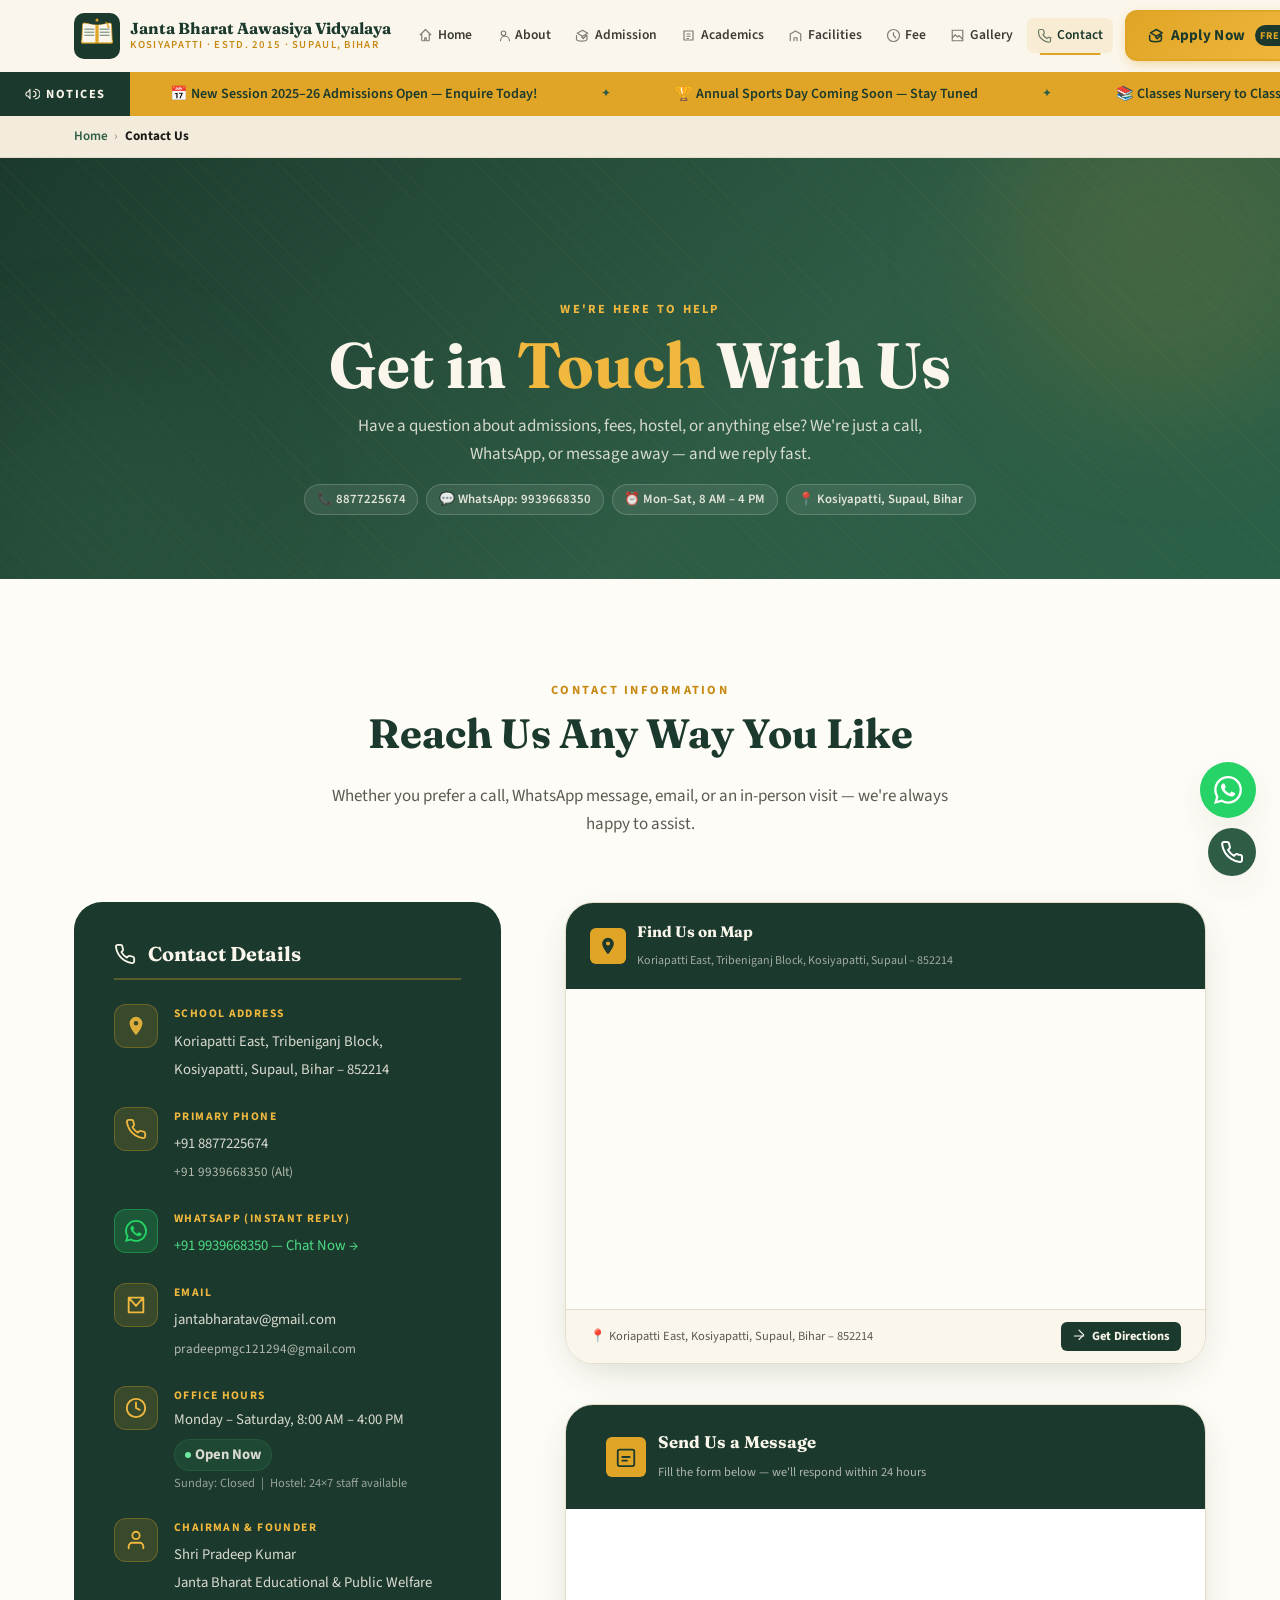
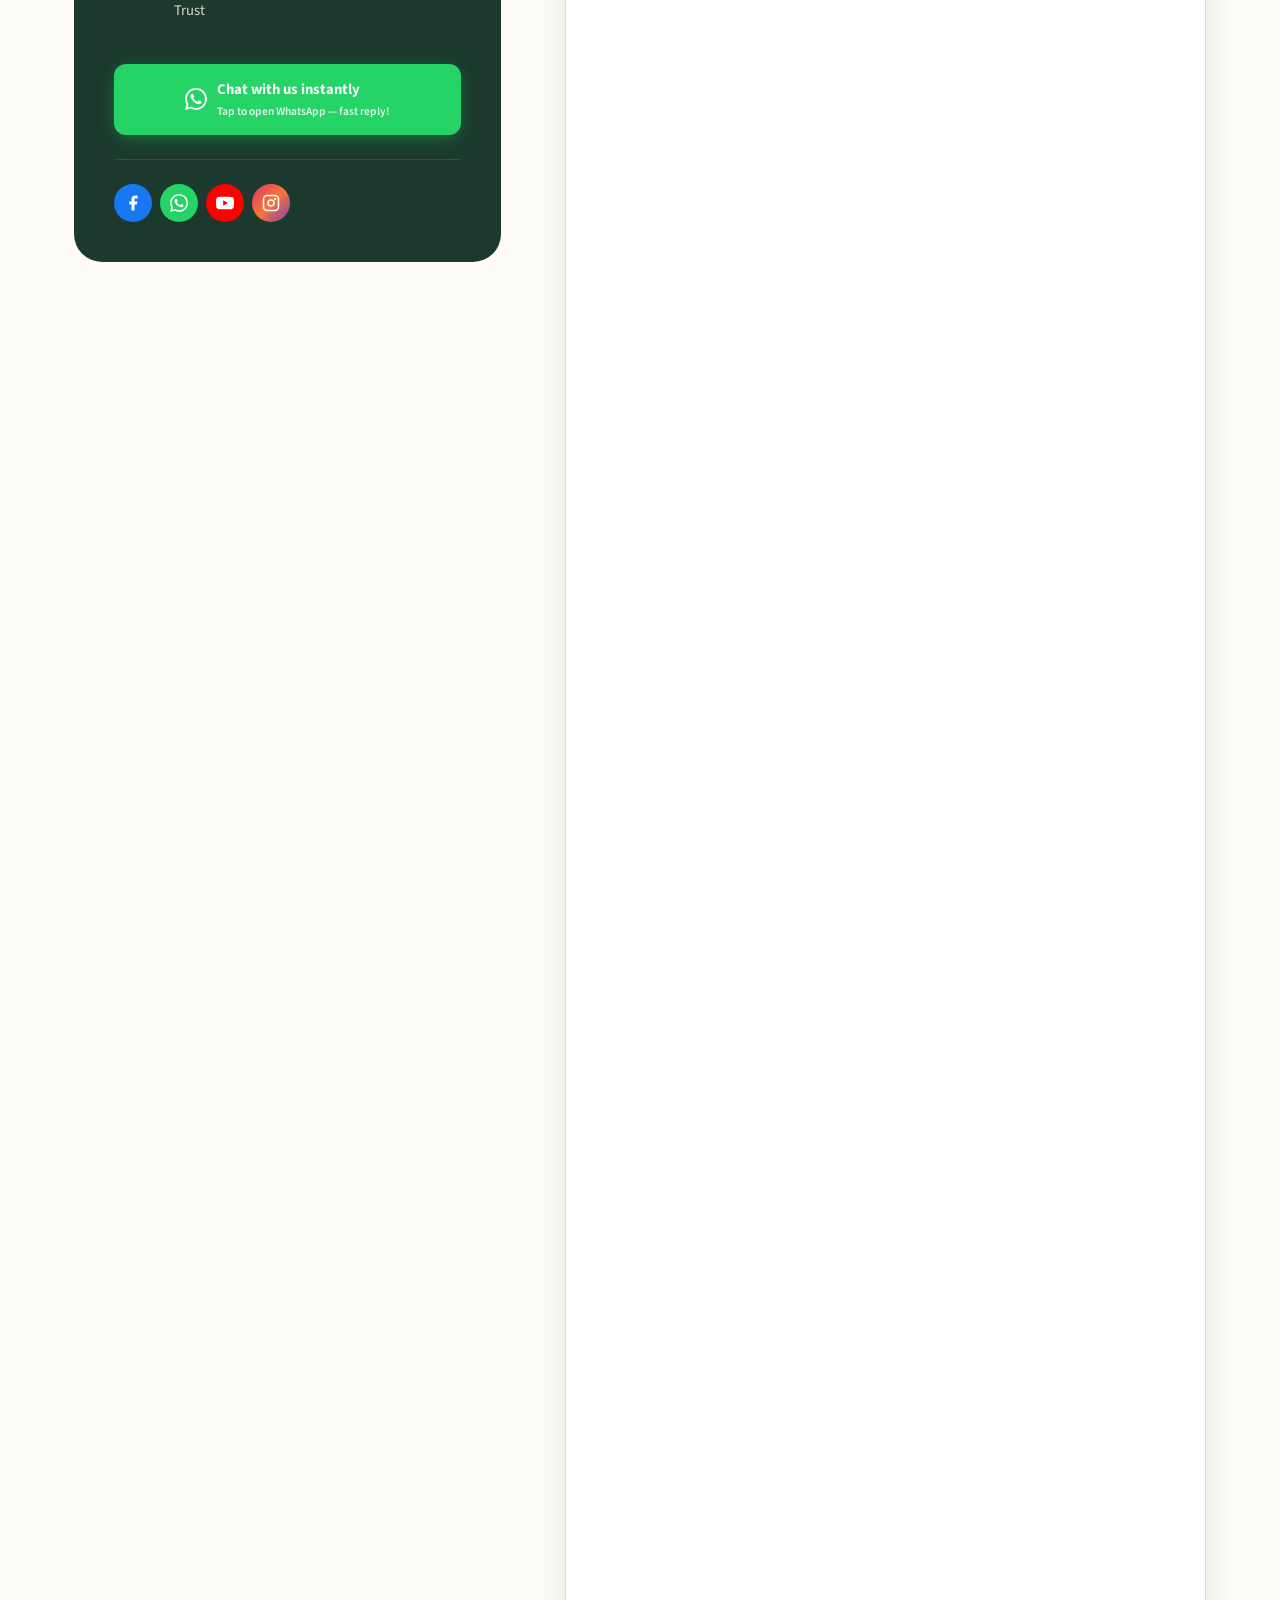
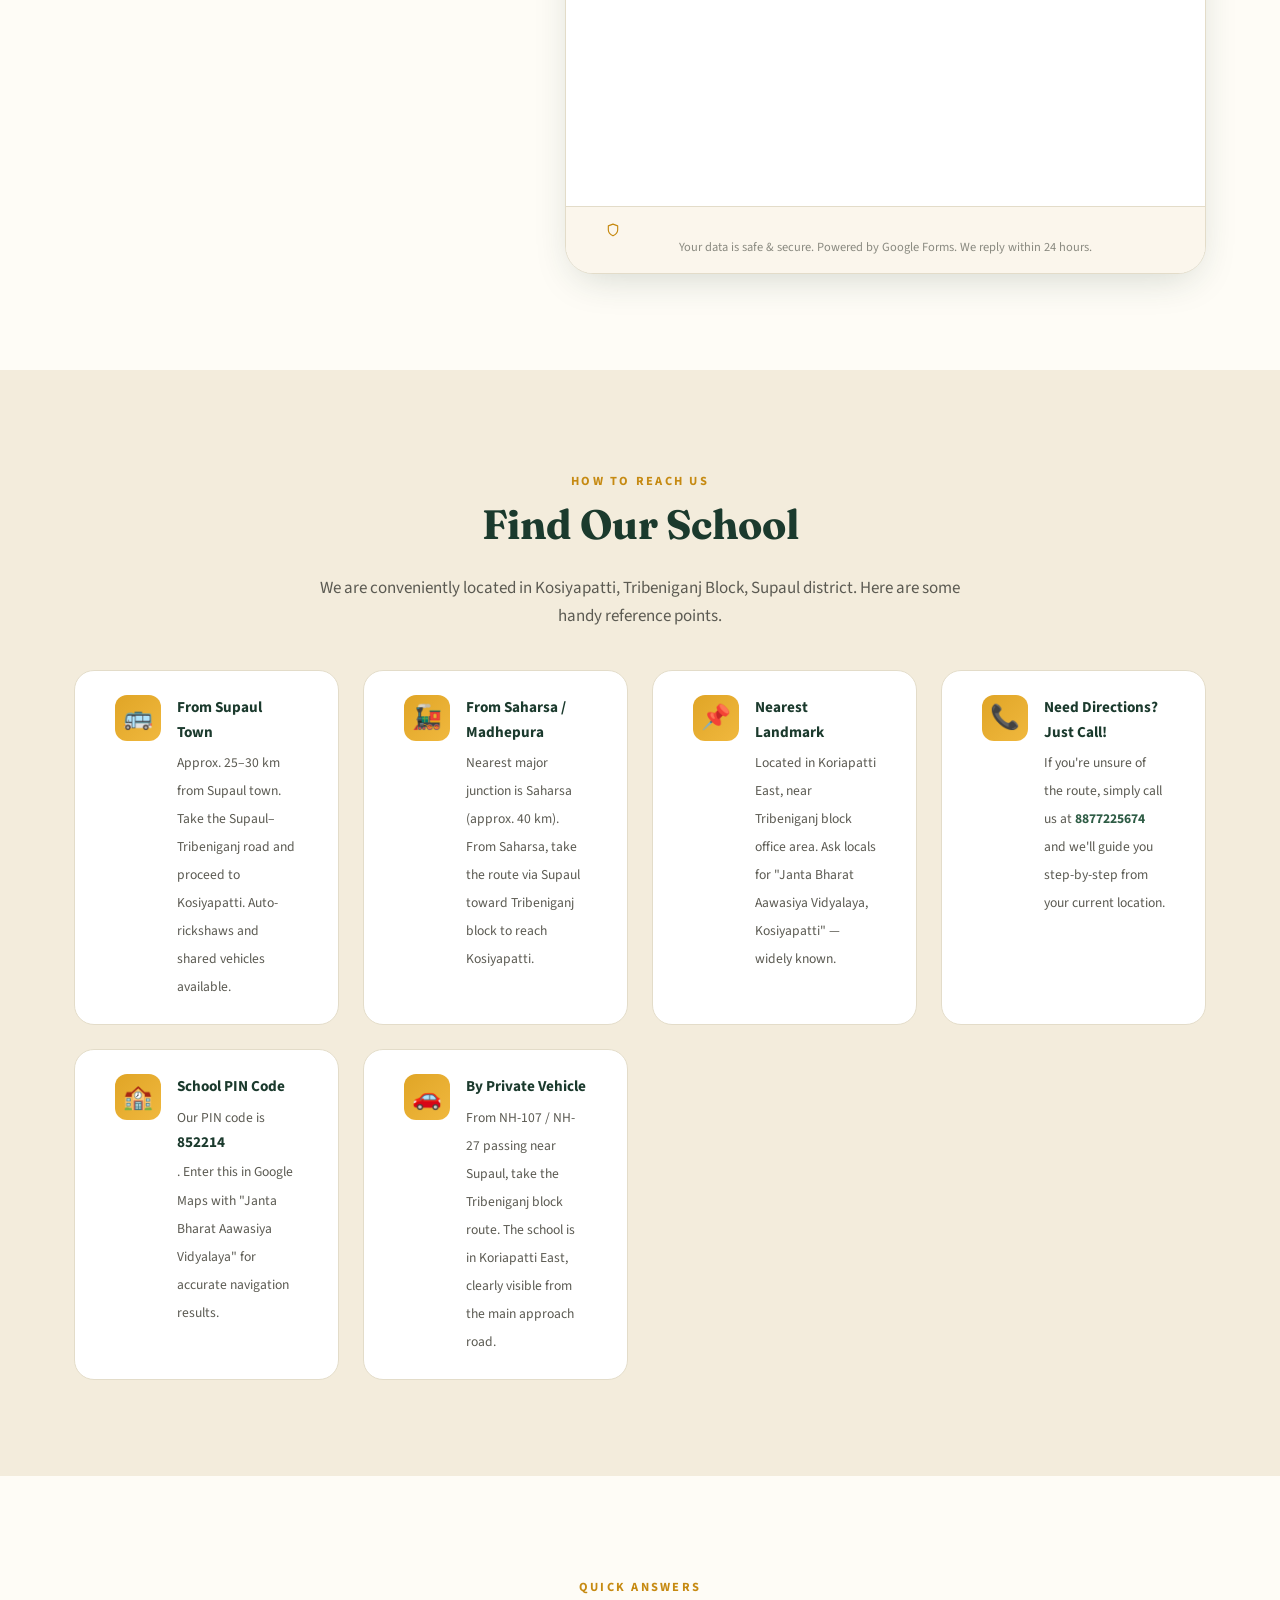
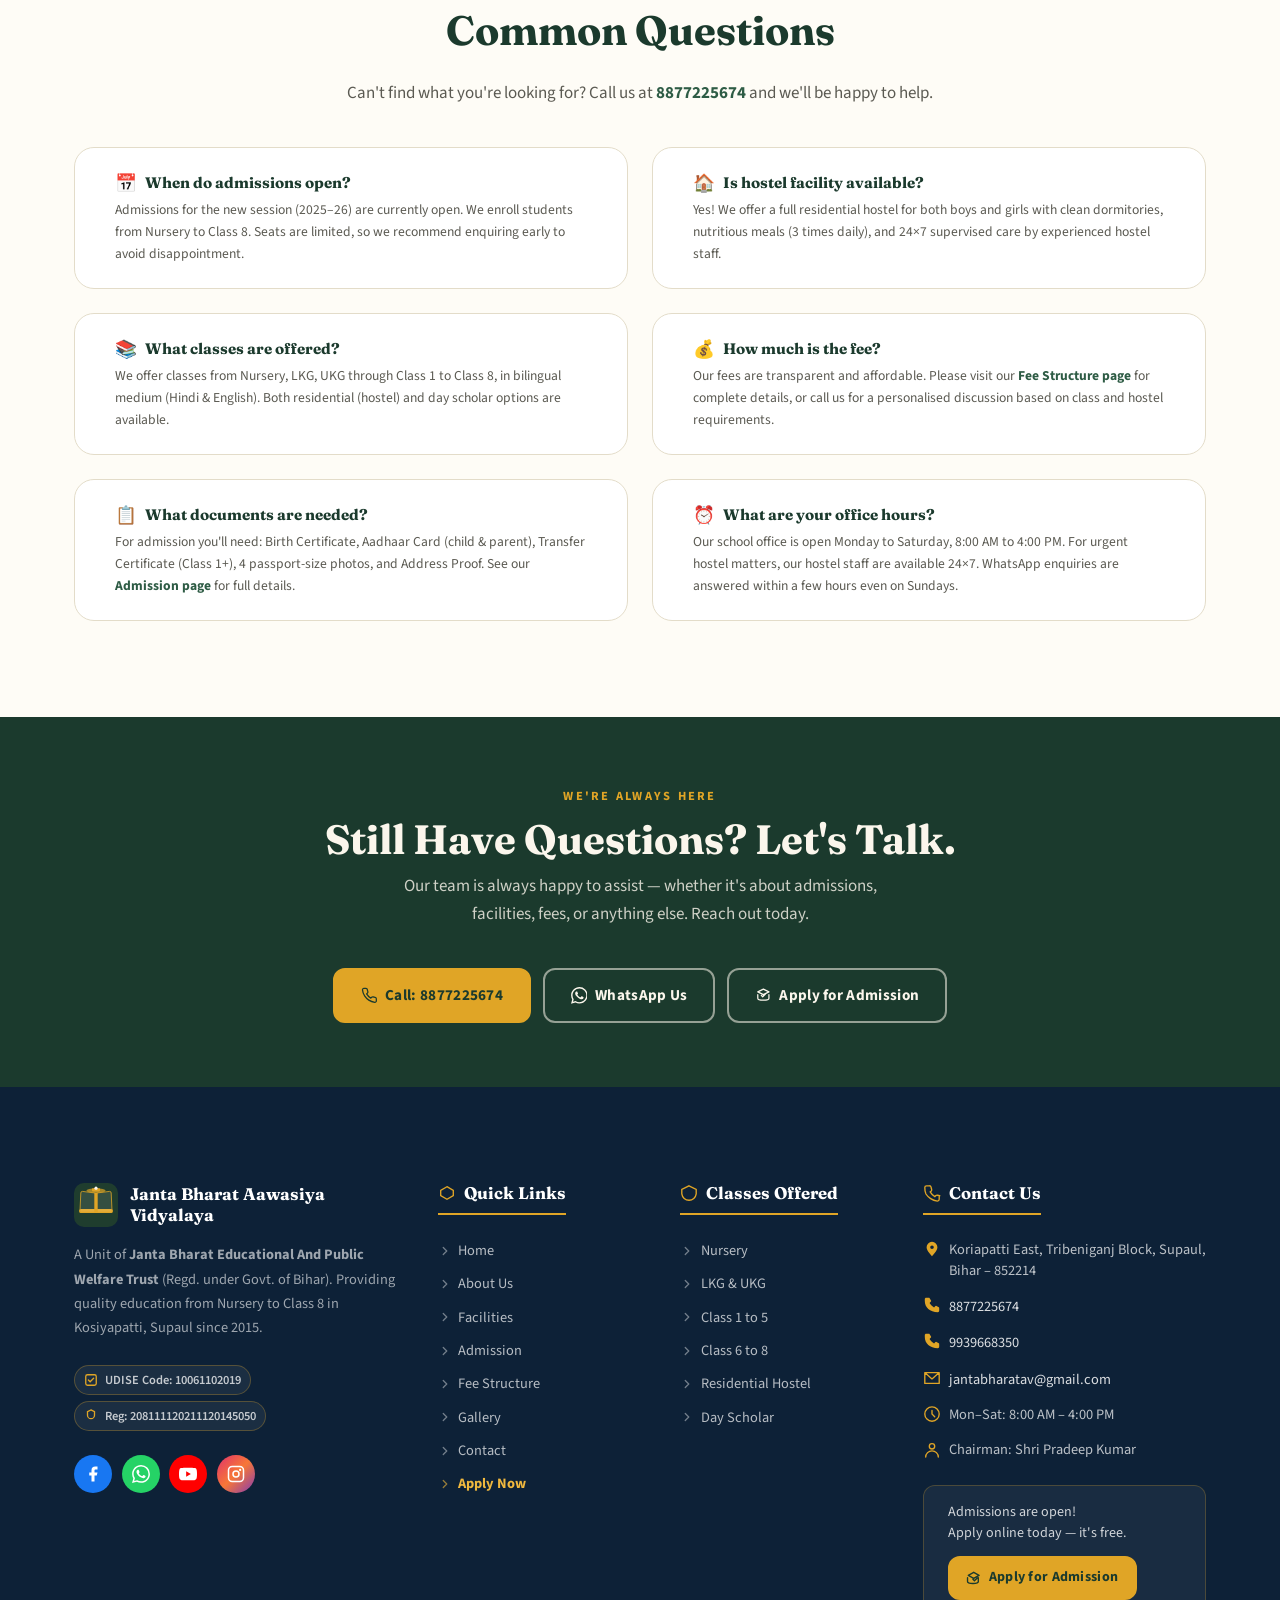
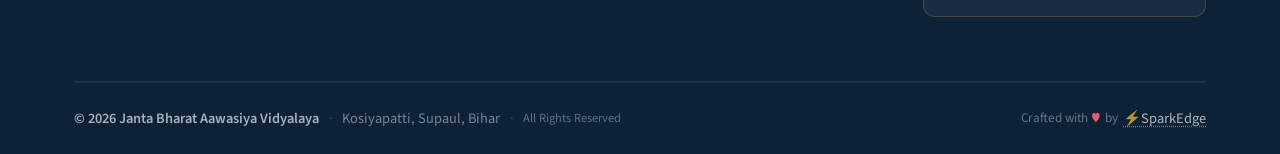
<file: contact.html>
<!DOCTYPE html>
<!--
  ===================================================================
  JANTA BHARAT AAWASIYA VIDYALAYA — CONTACT US PAGE
  Registration No: 208111120211120145050 | UDISE: 10061102019
  Estd: 2015 | District: Supaul, Bihar | PIN: 852214
  Chairman: Pradeep Kumar | Society: Janta Bharat Educational & Public Welfare Trust
  Phone: 8877225674 | Alt: 9939668350
  ===================================================================
-->
<html lang="en">
<head>
  <meta charset="UTF-8" />
  <meta name="viewport" content="width=device-width, initial-scale=1.0" />

  <!-- ===== PRIMARY SEO META ===== -->
  <title>Contact Us | Janta Bharat Aawasiya Vidyalaya Kosiyapatti | Call 8877225674 | Get in Touch</title>
  <meta name="description" content="Contact Janta Bharat Aawasiya Vidyalaya, Kosiyapatti, Supaul, Bihar. Call 8877225674 or 9939668350 for admission enquiries. Email: jantabharatav@gmail.com. Address: Koriapatti East, Tribeniganj Block, Supaul – 852214." />
  <meta name="robots" content="index, follow, max-snippet:-1, max-image-preview:large, max-video-preview:-1" />
  <link rel="canonical" href="https://www.jantabharatav.com/contact.html" />
  <meta name="keywords" content="contact Janta Bharat Aawasiya Vidyalaya, school contact Kosiyapatti, Supaul Bihar school phone, JBAV contact, school address Tribeniganj, admission enquiry Supaul, 8877225674" />
  <meta name="author" content="Janta Bharat Aawasiya Vidyalaya" />
  <meta name="geo.region" content="IN-BR" />
  <meta name="geo.placename" content="Kosiyapatti, Supaul, Bihar" />
  <meta name="geo.position" content="25.9000;86.5500" />
  <meta name="ICBM" content="25.9000, 86.5500" />

  <!-- ===== OPEN GRAPH ===== -->
  <meta property="og:type" content="website" />
  <meta property="og:site_name" content="Janta Bharat Aawasiya Vidyalaya" />
  <meta property="og:title" content="Contact Us | Janta Bharat Aawasiya Vidyalaya | Kosiyapatti, Supaul Bihar" />
  <meta property="og:description" content="Get in touch with Janta Bharat Aawasiya Vidyalaya. Call 8877225674, WhatsApp 9939668350, or visit us at Koriapatti East, Kosiyapatti, Supaul, Bihar – 852214." />
  <meta property="og:image" content="https://www.jantabharatav.com/assets/images/og-cover.jpg" />
  <meta property="og:image:width" content="1200" />
  <meta property="og:image:height" content="630" />
  <meta property="og:url" content="https://www.jantabharatav.com/contact.html" />
  <meta property="og:locale" content="en_IN" />

  <!-- ===== TWITTER CARD ===== -->
  <meta name="twitter:card" content="summary_large_image" />
  <meta name="twitter:title" content="Contact Us | Janta Bharat Aawasiya Vidyalaya, Kosiyapatti Bihar" />
  <meta name="twitter:description" content="Call 8877225674 or visit Koriapatti East, Kosiyapatti, Supaul, Bihar – 852214 for admission enquiries." />
  <meta name="twitter:image" content="https://www.jantabharatav.com/assets/images/og-cover.jpg" />

  <!-- ===== FAVICONS ===== -->
<!-- Favicons -->
<link rel="apple-touch-icon" sizes="180x180" href="/assets/images/apple-touch-icon.png">

<link rel="icon" href="/favicon.ico" sizes="any">

<link rel="icon" type="image/svg+xml" href="/assets/images/favicon.svg">

<link rel="icon" type="image/png" sizes="32x32" href="/assets/images/favicon-32x32.png">

<link rel="icon" type="image/png" sizes="16x16" href="/assets/images/favicon-16x16.png">

<link rel="manifest" href="/assets/images/site.webmanifest">

<meta name="theme-color" content="#1F3D2E">

  <!-- ===== PRECONNECT ===== -->
  <link rel="preconnect" href="https://fonts.googleapis.com" />
  <link rel="preconnect" href="https://fonts.gstatic.com" crossorigin />

  <!-- ===== GOOGLE FONTS ===== -->
  <link href="https://fonts.googleapis.com/css2?family=Fraunces:opsz,wght@9..144,500;9..144,600;9..144,700;9..144,800&family=Source+Sans+3:wght@400;600;700&display=swap" rel="stylesheet" />

  <!-- ===== GLOBAL STYLESHEET ===== -->
  <link rel="stylesheet" href="assets/css/main.css" />

  <!-- ===== PAGE-SPECIFIC STYLES ===== -->
  <style>
    /* ── PAGE BANNER ── */
    .page-banner {
      position: relative;
      background: linear-gradient(135deg, var(--color-green-900) 0%, var(--color-green-700) 60%, #2a6048 100%);
      padding: calc(var(--nav-height) + var(--space-xl)) 0 var(--space-xl);
      overflow: hidden;
      color: var(--color-cream-100);
      text-align: center;
    }
    .page-banner::before {
      content: '';
      position: absolute;
      inset: 0;
      background-image: repeating-linear-gradient(45deg, rgba(224,165,38,.04) 0, rgba(224,165,38,.04) 1px, transparent 1px, transparent 14px);
      pointer-events: none;
    }
    .page-banner__blob { position: absolute; border-radius: 50%; filter: blur(60px); pointer-events: none; }
    .page-banner__blob--1 { width: 340px; height: 340px; background: rgba(224,165,38,.12); top: -80px; right: -60px; }
    .page-banner__blob--2 { width: 260px; height: 260px; background: rgba(46,92,69,.35); bottom: -60px; left: -40px; }
    .page-banner__inner { position: relative; z-index: 2; }
    .page-banner h1 { color: var(--color-cream-100); margin-bottom: .5rem; }
    .page-banner h1 span { color: var(--color-gold-400); }
    .page-banner p { color: rgba(251,246,236,.82); max-width: 580px; margin: 0 auto; }
    .banner-pills { display: flex; flex-wrap: wrap; justify-content: center; gap: .5rem; margin-top: var(--space-sm); }
    .banner-pill {
      background: rgba(255,255,255,.08);
      border: 1px solid rgba(255,255,255,.18);
      color: rgba(251,246,236,.88);
      font-family: var(--font-utility);
      font-size: .8rem;
      font-weight: 600;
      padding: .3em .9em;
      border-radius: 20px;
      backdrop-filter: blur(4px);
    }

    /* ── BREADCRUMB ── */
    .breadcrumb { background: var(--color-cream-200); border-bottom: 1px solid var(--color-line-200); padding: .6rem 0; }
    .breadcrumb__list { display: flex; align-items: center; gap: .4rem; font-family: var(--font-utility); font-size: .82rem; color: var(--color-ink-600); flex-wrap: wrap; }
    .breadcrumb__list a { color: var(--color-green-700); font-weight: 600; }
    .breadcrumb__list a:hover { color: var(--color-gold-600); }
    .breadcrumb__sep { color: var(--color-ink-400); }
    .breadcrumb__current { color: var(--color-ink-900); font-weight: 700; }

    /* ── CONTACT MAIN SECTION ── */
    .contact-section { background: var(--color-cream-50); }
    .contact-layout {
      display: grid;
      grid-template-columns: 1fr 1.5fr;
      gap: var(--space-xl);
      align-items: start;
    }

    /* ── CONTACT INFO CARD ── */
    .contact-info-card {
      background: var(--color-green-900);
      border-radius: var(--radius-xl);
      padding: var(--space-lg);
      color: var(--color-cream-100);
      position: sticky;
      top: calc(var(--nav-height) + var(--space-md));
    }
    .contact-info-card h3 {
      color: var(--color-cream-100);
      font-size: 1.25rem;
      margin-bottom: var(--space-md);
      padding-bottom: .75rem;
      border-bottom: 2px solid rgba(224,165,38,.3);
    }
    .contact-info-list { display: flex; flex-direction: column; gap: var(--space-md); }
    .ci-item {
      display: flex;
      align-items: flex-start;
      gap: var(--space-sm);
    }
    .ci-icon {
      width: 44px;
      height: 44px;
      border-radius: var(--radius-md);
      background: rgba(224,165,38,.15);
      border: 1px solid rgba(224,165,38,.3);
      display: flex;
      align-items: center;
      justify-content: center;
      flex-shrink: 0;
      transition: background var(--duration-fast);
    }
    .ci-icon svg { width: 22px; height: 22px; color: var(--color-gold-400); }
    .ci-item:hover .ci-icon { background: rgba(224,165,38,.25); }
    .ci-body strong {
      display: block;
      font-family: var(--font-utility);
      font-size: .72rem;
      font-weight: 700;
      letter-spacing: .12em;
      text-transform: uppercase;
      color: var(--color-gold-400);
      margin-bottom: .2rem;
    }
    .ci-body span, .ci-body a {
      font-size: .92rem;
      color: rgba(251,246,236,.85);
      line-height: 1.6;
    }
    .ci-body a:hover { color: var(--color-gold-400); }

    /* WhatsApp highlight item */
    .ci-item--wa .ci-icon {
      background: rgba(37,211,102,.2);
      border-color: rgba(37,211,102,.4);
      animation: wa-pulse 3s ease-in-out infinite;
    }
    .ci-item--wa .ci-icon svg { color: #25D366; }
    @keyframes wa-pulse {
      0%, 100% { box-shadow: 0 0 0 0 rgba(37,211,102,.4); }
      50% { box-shadow: 0 0 0 10px rgba(37,211,102,0); }
    }
    .ci-item--wa .ci-body a { color: #4ddb85; }
    .ci-item--wa .ci-body a:hover { color: #25D366; }

    /* Office hours badge */
    .ci-hours-row {
      display: flex;
      align-items: center;
      gap: .5rem;
      flex-wrap: wrap;
    }
    .ci-hours-badge {
      display: inline-flex;
      align-items: center;
      gap: .3rem;
      background: rgba(46,125,79,.2);
      border: 1px solid rgba(46,125,79,.35);
      color: #6de8a0;
      font-family: var(--font-utility);
      font-size: .72rem;
      font-weight: 700;
      padding: .2em .65em;
      border-radius: 20px;
    }
    .ci-hours-badge::before { content: ''; width: 6px; height: 6px; border-radius: 50%; background: #6de8a0; animation: blink 1.5s step-start infinite; }
    @keyframes blink { 0%,100%{opacity:1} 50%{opacity:.25} }

    /* WhatsApp CTA inside card */
    .wa-card-btn {
      display: flex;
      align-items: center;
      justify-content: center;
      gap: .65rem;
      background: #25D366;
      color: #fff;
      font-family: var(--font-utility);
      font-weight: 700;
      font-size: .92rem;
      padding: .85rem var(--space-md);
      border-radius: var(--radius-md);
      text-decoration: none;
      margin-top: var(--space-lg);
      transition: all .25s var(--ease-out);
      box-shadow: 0 4px 18px -4px rgba(37,211,102,.5);
    }
    .wa-card-btn svg { width: 22px; height: 22px; flex-shrink: 0; }
    .wa-card-btn:hover { background: #1fba59; color: #fff; transform: translateY(-2px); box-shadow: 0 8px 24px -4px rgba(37,211,102,.55); }
    .wa-card-btn span.sub { font-size: .72rem; font-weight: 600; opacity: .85; display: block; }

    /* Social links row */
    .ci-social {
      display: flex;
      gap: .5rem;
      margin-top: var(--space-md);
      padding-top: var(--space-md);
      border-top: 1px solid rgba(255,255,255,.1);
    }
    .ci-social a {
      width: 38px;
      height: 38px;
      border-radius: 50%;
      display: flex;
      align-items: center;
      justify-content: center;
      transition: all var(--duration-fast);
      text-decoration: none;
    }
    .ci-social a:hover { transform: translateY(-3px) scale(1.1); filter: brightness(1.1); }
    .ci-social__fb { background: #1877F2; color: #fff; }
    .ci-social__wa { background: #25D366; color: #fff; }
    .ci-social__yt { background: #FF0000; color: #fff; }
    .ci-social__ig { background: linear-gradient(135deg, #E1306C, #F77737, #833AB4); color: #fff; }

    /* ── MAP + FORM COLUMN ── */
    .contact-right { display: flex; flex-direction: column; gap: var(--space-lg); }

    /* Map wrapper */
    .map-wrapper {
      border-radius: var(--radius-xl);
      overflow: hidden;
      box-shadow: var(--shadow-soft);
      border: 1px solid var(--color-line-200);
    }
    .map-header {
      background: var(--color-green-900);
      padding: var(--space-sm) var(--space-md);
      display: flex;
      align-items: center;
      gap: .65rem;
    }
    .map-header__icon {
      width: 36px;
      height: 36px;
      background: var(--color-gold-500);
      border-radius: var(--radius-sm);
      display: flex;
      align-items: center;
      justify-content: center;
      flex-shrink: 0;
    }
    .map-header__icon svg { width: 20px; height: 20px; color: var(--color-green-900); }
    .map-header__text strong { display: block; color: var(--color-cream-100); font-family: var(--font-display); font-size: .95rem; }
    .map-header__text span { font-size: .75rem; color: rgba(251,246,236,.6); font-family: var(--font-utility); }
    .map-body iframe {
      width: 100%;
      height: 320px;
      display: block;
      border: none;
    }
    .map-footer {
      background: var(--color-cream-100);
      border-top: 1px solid var(--color-line-200);
      padding: .75rem var(--space-md);
      display: flex;
      align-items: center;
      justify-content: space-between;
      gap: var(--space-sm);
      flex-wrap: wrap;
    }
    .map-footer span { font-family: var(--font-utility); font-size: .78rem; color: var(--color-ink-600); }
    .map-directions-btn {
      display: inline-flex;
      align-items: center;
      gap: .35rem;
      background: var(--color-green-900);
      color: var(--color-cream-100);
      font-family: var(--font-utility);
      font-size: .78rem;
      font-weight: 700;
      padding: .35em .9em;
      border-radius: var(--radius-sm);
      text-decoration: none;
      transition: all var(--duration-fast);
    }
    .map-directions-btn:hover { background: var(--color-gold-500); color: var(--color-green-900); }
    .map-directions-btn svg { width: 14px; height: 14px; }

    /* ── CONTACT FORM WRAPPER ── */
    .form-card {
      background: var(--color-white);
      border-radius: var(--radius-xl);
      box-shadow: var(--shadow-soft);
      overflow: hidden;
      border: 1px solid var(--color-line-200);
    }
    .form-card-header {
      background: var(--color-green-900);
      padding: var(--space-md) var(--space-lg);
      display: flex;
      align-items: center;
      gap: .75rem;
    }
    .form-card-header__icon {
      width: 40px;
      height: 40px;
      background: var(--color-gold-500);
      border-radius: var(--radius-sm);
      display: flex;
      align-items: center;
      justify-content: center;
      flex-shrink: 0;
    }
    .form-card-header__icon svg { width: 22px; height: 22px; color: var(--color-green-900); }
    .form-card-header__text strong { display: block; color: var(--color-cream-100); font-family: var(--font-display); font-size: 1.05rem; }
    .form-card-header__text span { font-size: .78rem; color: rgba(251,246,236,.65); font-family: var(--font-utility); }
    .form-card-body { padding: 0; }
    .form-card-body iframe {
      width: 100%;
      display: block;
      border: none;
      min-height: 1100px;
    }
    .form-card-footer {
      padding: var(--space-sm) var(--space-lg);
      background: var(--color-cream-100);
      border-top: 1px solid var(--color-line-200);
      text-align: center;
      font-size: .78rem;
      color: var(--color-ink-400);
      font-family: var(--font-utility);
    }
    .form-card-footer svg { width: 14px; height: 14px; vertical-align: -2px; margin-right: 4px; color: var(--color-gold-600); }

    /* ── DIRECTIONS SECTION ── */
    .directions-section { background: var(--color-cream-200); }
    .directions-grid {
      display: grid;
      grid-template-columns: repeat(auto-fit, minmax(240px, 1fr));
      gap: var(--space-md);
      margin-top: var(--space-lg);
    }
    .dir-card {
      background: var(--color-white);
      border: 1px solid var(--color-line-200);
      border-radius: var(--radius-lg);
      padding: var(--space-md) var(--space-lg);
      display: flex;
      align-items: flex-start;
      gap: var(--space-sm);
      transition: all .3s var(--ease-out);
    }
    .dir-card:hover { transform: translateY(-4px); box-shadow: var(--shadow-card); border-color: var(--color-gold-500); }
    .dir-card__icon {
      width: 46px;
      height: 46px;
      border-radius: var(--radius-md);
      background: linear-gradient(135deg, var(--color-gold-500), var(--color-gold-400));
      display: flex;
      align-items: center;
      justify-content: center;
      flex-shrink: 0;
      font-size: 1.5rem;
    }
    .dir-card__body strong { display: block; color: var(--color-green-900); font-size: .95rem; margin-bottom: .2rem; }
    .dir-card__body span { font-size: .85rem; color: var(--color-ink-600); line-height: 1.55; }

    /* ── FAQ QUICK ANSWERS ── */
    .faq-section { background: var(--color-cream-50); }
    .faq-grid {
      display: grid;
      grid-template-columns: 1fr 1fr;
      gap: var(--space-md);
      margin-top: var(--space-lg);
    }
    .faq-item {
      background: var(--color-white);
      border: 1px solid var(--color-line-200);
      border-radius: var(--radius-lg);
      padding: var(--space-md) var(--space-lg);
      transition: all .3s var(--ease-out);
    }
    .faq-item:hover { border-color: var(--color-gold-500); box-shadow: var(--shadow-card); }
    .faq-item h4 {
      font-size: .95rem;
      color: var(--color-green-900);
      margin-bottom: .35rem;
      display: flex;
      align-items: center;
      gap: .5rem;
    }
    .faq-item h4 span { font-size: 1.1rem; }
    .faq-item p { font-size: .85rem; color: var(--color-ink-600); margin: 0; line-height: 1.6; }

    /* ── FINAL CTA ── */
    .contact-cta { background: var(--color-green-900); padding: var(--space-xl) 0; text-align: center; }
    .contact-cta h2 { color: var(--color-cream-100); margin-bottom: .5rem; }
    .contact-cta p { color: rgba(251,246,236,.8); max-width: 520px; margin: 0 auto var(--space-lg); }

    /* ── RESPONSIVE ── */
    @media (max-width: 991px) {
      .contact-layout { grid-template-columns: 1fr; }
      .contact-info-card { position: static; }
      .faq-grid { grid-template-columns: 1fr; }
    }
    @media (max-width: 767px) {
      .page-banner { padding: calc(var(--nav-height) + var(--space-lg)) 0 var(--space-lg); }
      .map-body iframe { height: 240px; }
      .form-card-body iframe { min-height: 1200px; }
    }

    /*  */

    /* ── CONTACT PAGE MOBILE FIXES ── */
@media (max-width: 767px) {
  .contact-layout { grid-template-columns: 1fr; }
  .contact-info-card { position: static; }
  .faq-grid { grid-template-columns: 1fr; }
  .directions-grid { grid-template-columns: 1fr; }
  .map-body iframe { height: 240px; }
  .form-card-body iframe { min-height: 1200px; width: 100% !important; }
  .page-banner { padding: calc(var(--nav-height) + var(--space-lg)) 0 var(--space-lg); }
  .ci-item { flex-wrap: nowrap; align-items: flex-start; }
  .ci-icon { flex-shrink: 0; }
  .map-footer { flex-direction: column; align-items: flex-start; gap: 0.5rem; }
}

@media (max-width: 480px) {
  .contact-info-card { padding: var(--space-md); }
  .ci-hours-row { flex-direction: column; gap: 0.3rem; }
}
/*  */

/* ── CONTACT PAGE MOBILE FIXES ── */
@media (max-width: 767px) {
  /* Page banner */
  .page-banner {
    padding: calc(var(--nav-height) + 1rem) 0 1rem !important;
  }
  
  .page-banner h1 {
    font-size: clamp(1.4rem, 6vw, 2rem) !important;
  }
  
  .banner-pills {
    gap: 0.25rem !important;
  }
  
  .banner-pill {
    font-size: 0.62rem !important;
    padding: 0.18em 0.5em !important;
  }
  
  /* Contact layout */
  .contact-layout {
    grid-template-columns: 1fr !important;
    gap: var(--space-md) !important;
  }
  
  .contact-info-card {
    position: static !important;
    padding: var(--space-md) !important;
    border-radius: var(--radius-lg) !important;
  }
  
  .contact-info-card h3 {
    font-size: 1rem !important;
    margin-bottom: var(--space-sm) !important;
    padding-bottom: 0.5rem !important;
  }
  
  .contact-info-list {
    gap: var(--space-sm) !important;
  }
  
  .ci-item {
    gap: var(--space-xs) !important;
    flex-wrap: nowrap !important;
  }
  
  .ci-icon {
    width: 36px !important;
    height: 36px !important;
    flex-shrink: 0 !important;
  }
  
  .ci-icon svg {
    width: 18px !important;
    height: 18px !important;
  }
  
  .ci-body strong {
    font-size: 0.65rem !important;
    letter-spacing: 0.08em !important;
  }
  
  .ci-body span,
  .ci-body a {
    font-size: 0.82rem !important;
  }
  
  .ci-hours-row {
    flex-direction: column !important;
    gap: 0.2rem !important;
  }
  
  .wa-card-btn {
    padding: 0.7rem var(--space-sm) !important;
    font-size: 0.82rem !important;
  }
  
  /* Map */
  .map-wrapper {
    border-radius: var(--radius-md) !important;
    overflow: hidden !important;
  }
  
  .map-body iframe {
    height: 220px !important;
  }
  
  .map-header {
    padding: var(--space-xs) var(--space-sm) !important;
  }
  
  .map-header__text strong {
    font-size: 0.85rem !important;
  }
  
  .map-header__text span {
    font-size: 0.7rem !important;
  }
  
  .map-footer {
    flex-direction: column !important;
    align-items: flex-start !important;
    gap: 0.4rem !important;
    padding: 0.5rem var(--space-sm) !important;
  }
  
  .map-footer span {
    font-size: 0.72rem !important;
  }
  
  /* Form */
  .form-card {
    border-radius: var(--radius-md) !important;
    overflow: hidden !important;
  }
  
  .form-card-header {
    padding: var(--space-xs) var(--space-sm) !important;
  }
  
  .form-card-header__text strong {
    font-size: 0.88rem !important;
  }
  
  .form-card-body iframe {
    min-height: 1150px !important;
    width: 100% !important;
  }
  
  /* Directions */
  .directions-grid {
    grid-template-columns: 1fr !important;
    gap: var(--space-xs) !important;
  }
  
  .dir-card {
    padding: var(--space-sm) !important;
  }
  
  .dir-card__icon {
    width: 38px !important;
    height: 38px !important;
    font-size: 1.2rem !important;
  }
  
  .dir-card__body strong {
    font-size: 0.85rem !important;
  }
  
  .dir-card__body span {
    font-size: 0.78rem !important;
  }
  
  /* FAQ */
  .faq-grid {
    grid-template-columns: 1fr !important;
    gap: var(--space-xs) !important;
  }
  
  .faq-item {
    padding: var(--space-sm) !important;
  }
  
  .faq-item h4 {
    font-size: 0.88rem !important;
  }
  
  .faq-item p {
    font-size: 0.78rem !important;
  }
  
  /* CTA */
  .contact-cta h2 {
    font-size: clamp(1.2rem, 5vw, 1.7rem) !important;
  }
  
  .contact-cta p {
    font-size: 0.82rem !important;
  }
  
  .hero__actions {
    flex-direction: column !important;
    align-items: center !important;
    width: 100% !important;
  }
  
  .hero__actions .btn {
    width: 100% !important;
    max-width: 320px !important;
    justify-content: center !important;
  }
}

@media (max-width: 480px) {
  .contact-info-card {
    padding: var(--space-sm) !important;
  }
  
  .ci-body span,
  .ci-body a {
    font-size: 0.78rem !important;
  }
  
  .map-body iframe {
    height: 200px !important;
  }
}
  </style>

  <!-- ===== JSON-LD STRUCTURED DATA ===== -->
  <script type="application/ld+json">
  {
    "@context": "https://schema.org",
    "@graph": [
      {
        "@type": ["EducationalOrganization", "LocalBusiness"],
        "name": "Janta Bharat Aawasiya Vidyalaya",
        "alternateName": ["Janta Bharat Residential School", "JBAV Kosiyapatti"],
        "description": "A government-recognised residential school in Kosiyapatti, Supaul, Bihar, offering quality education from Nursery to Class 8 since 2015.",
        "url": "https://www.jantabharatav.com/",
        "logo": "https://www.jantabharatav.com/assets/images/logo.png",
        "image": "https://www.jantabharatav.com/assets/images/og-cover.jpg",
        "telephone": ["+91-8877225674", "+91-9939668350"],
        "email": "jantabharatav@gmail.com",
        "foundingDate": "2015",
        "identifier": [
          {"@type": "PropertyValue", "name": "UDISE Code", "value": "10061102019"},
          {"@type": "PropertyValue", "name": "Registration Number", "value": "208111120211120145050"}
        ],
        "address": {
          "@type": "PostalAddress",
          "streetAddress": "Koriapatti East, Tribeniganj Block",
          "addressLocality": "Kosiyapatti",
          "addressRegion": "Bihar",
          "postalCode": "852214",
          "addressCountry": "IN"
        },
        "geo": {
          "@type": "GeoCoordinates",
          "latitude": "25.9000",
          "longitude": "86.5500"
        },
        "openingHoursSpecification": [
          {
            "@type": "OpeningHoursSpecification",
            "dayOfWeek": ["Monday","Tuesday","Wednesday","Thursday","Friday","Saturday"],
            "opens": "08:00",
            "closes": "16:00"
          }
        ],
        "contactPoint": [
          {
            "@type": "ContactPoint",
            "telephone": "+91-8877225674",
            "contactType": "admissions",
            "availableLanguage": ["Hindi", "English"]
          },
          {
            "@type": "ContactPoint",
            "telephone": "+91-9939668350",
            "contactType": "customer support",
            "availableLanguage": ["Hindi", "English"]
          }
        ]
      },
      {
        "@type": "BreadcrumbList",
        "itemListElement": [
          {
            "@type": "ListItem",
            "position": 1,
            "name": "Home",
            "item": "https://www.jantabharatav.com/"
          },
          {
            "@type": "ListItem",
            "position": 2,
            "name": "Contact Us",
            "item": "https://www.jantabharatav.com/contact.html"
          }
        ]
      }
    ]
  }
  </script>
</head>

<body>

  <!-- ========= SHARED SITE HEADER / NAVBAR ========= -->
  <header class="site-header" id="site-header">
    <div class="container nav-bar">
      <a href="index.html" class="nav-brand" aria-label="Janta Bharat Aawasiya Vidyalaya - Home">
        <div class="nav-brand__logo" aria-hidden="true">
          <svg viewBox="0 0 50 50" fill="none" xmlns="http://www.w3.org/2000/svg">
            <rect x="4" y="30" width="42" height="5" rx="2" fill="#E0A526"/>
            <path d="M6 10 Q6 8 8 8 L24 10 L24 34 L6 34 Q5 34 5 32 Z" fill="#FBF6EC" stroke="#E0A526" stroke-width="1"/>
            <path d="M44 10 Q44 8 42 8 L26 10 L26 34 L44 34 Q45 34 45 32 Z" fill="#FBF6EC" stroke="#E0A526" stroke-width="1"/>
            <rect x="23" y="10" width="4" height="24" fill="#E0A526"/>
            <line x1="9" y1="16" x2="21" y2="16" stroke="#2E5C45" stroke-width="1" stroke-linecap="round"/>
            <line x1="9" y1="20" x2="21" y2="20" stroke="#2E5C45" stroke-width="1" stroke-linecap="round"/>
            <line x1="9" y1="24" x2="21" y2="24" stroke="#2E5C45" stroke-width="1" stroke-linecap="round"/>
            <line x1="29" y1="16" x2="41" y2="16" stroke="#2E5C45" stroke-width="1" stroke-linecap="round"/>
            <line x1="29" y1="20" x2="41" y2="20" stroke="#2E5C45" stroke-width="1" stroke-linecap="round"/>
            <line x1="29" y1="24" x2="41" y2="24" stroke="#2E5C45" stroke-width="1" stroke-linecap="round"/>
            <ellipse cx="25" cy="7" rx="12" ry="3" fill="#1F3D2E"/>
            <rect x="20" y="4" width="10" height="4" rx="1" fill="#1F3D2E"/>
            <circle cx="25" cy="4" r="2" fill="#E0A526"/>
            <line x1="37" y1="7" x2="40" y2="12" stroke="#E0A526" stroke-width="1.5" stroke-linecap="round"/>
            <circle cx="40" cy="13" r="1.5" fill="#E0A526"/>
          </svg>
        </div>
        <span class="nav-brand__text">
          Janta Bharat Aawasiya Vidyalaya
          <small>Kosiyapatti &middot; Estd. 2015 &middot; Supaul, Bihar</small>
        </span>
      </a>

      <nav aria-label="Main navigation">
        <ul class="nav-menu" id="nav-menu">
          <li><a href="index.html" class="nav-link"><svg class="nav-icon" viewBox="0 0 20 20" fill="none"><path d="M3 9l7-7 7 7M5 7v9a1 1 0 001 1h3v-4h2v4h3a1 1 0 001-1V7" stroke="currentColor" stroke-width="1.6" stroke-linecap="round" stroke-linejoin="round"/></svg>Home</a></li>
          <li><a href="about.html" class="nav-link"><svg class="nav-icon" viewBox="0 0 20 20" fill="none"><path d="M13 7a3 3 0 11-6 0 3 3 0 016 0zM6 17a6 6 0 1112 0" stroke="currentColor" stroke-width="1.6" stroke-linecap="round"/></svg>About</a></li>
          <li><a href="admission.html" class="nav-link"><svg class="nav-icon" viewBox="0 0 20 20" fill="none"><path d="M9 12l2 2 4-4M3 7l7-4 7 4-7 4-7-4zM2 10v5c0 1.4 3.1 2.5 7 2.5S16 16.4 16 15v-5" stroke="currentColor" stroke-width="1.6" stroke-linecap="round" stroke-linejoin="round"/></svg>Admission</a></li>
          <li><a href="academics.html" class="nav-link"><svg class="nav-icon" viewBox="0 0 20 20" fill="none"><path d="M4 4h12v12H4zM8 8h4M8 11h4M8 14h2" stroke="currentColor" stroke-width="1.6" stroke-linecap="round"/></svg>Academics</a></li>
          <li><a href="facilities.html" class="nav-link"><svg class="nav-icon" viewBox="0 0 20 20" fill="none"><path d="M3 17V8l7-4 7 4v9M8 17v-4h4v4" stroke="currentColor" stroke-width="1.6" stroke-linecap="round" stroke-linejoin="round"/></svg>Facilities</a></li>
          <li><a href="fee.html" class="nav-link"><svg class="nav-icon" viewBox="0 0 20 20" fill="none"><path d="M10 2a8 8 0 100 16A8 8 0 0010 2zM10 6v4l3 3" stroke="currentColor" stroke-width="1.6" stroke-linecap="round"/></svg>Fee</a></li>
          <li><a href="gallery.html" class="nav-link"><svg class="nav-icon" viewBox="0 0 20 20" fill="none"><path d="M3 3h14v14H3zM3 13l4-4 3 3 2-2 5 5" stroke="currentColor" stroke-width="1.6" stroke-linecap="round"/></svg>Gallery</a></li>
          <li><a href="contact.html" class="nav-link active" aria-current="page"><svg class="nav-icon" viewBox="0 0 20 20" fill="none"><path d="M18 14v3a2 2 0 01-2 2 17 17 0 01-7.5-2.7 17 17 0 01-5.2-5.2A17 17 0 012 4a2 2 0 012-2h3a2 2 0 012 1.5c.1.8.3 1.6.6 2.4a2 2 0 01-.4 1.8L8 8.8a13 13 0 005.2 5.2l1.1-1.1a2 2 0 011.8-.4c.8.3 1.6.5 2.4.6A2 2 0 0118 14z" stroke="currentColor" stroke-width="1.6" stroke-linecap="round"/></svg>Contact</a></li>
          <li class="nav-cta">
            <a href="admission.html" class="btn btn-apply">
              <svg viewBox="0 0 20 20" fill="none" aria-hidden="true"><path d="M9 12l2 2 4-4M3 7l7-4 7 4-7 4-7-4zM2 10v5c0 1.4 3.1 2.5 7 2.5S16 16.4 16 15v-5" stroke="currentColor" stroke-width="1.8" stroke-linecap="round" stroke-linejoin="round"/></svg>
              <span>Apply Now</span>
              <span class="apply-badge">Free</span>
            </a>
          </li>
        </ul>
      </nav>

      <button class="nav-toggle" id="nav-toggle" aria-label="Toggle navigation menu" aria-expanded="false" aria-controls="nav-menu">
        <span class="hamburger"><span></span><span></span><span></span></span>
      </button>
    </div>
  </header>

  <div class="nav-overlay" id="nav-overlay" aria-hidden="true"></div>


  <!-- ========= NOTICE TICKER ========= -->
  <div class="notice-band" role="region" aria-label="Latest announcements">
    <div class="notice-band__inner">
      <span class="notice-band__label">
        <svg viewBox="0 0 24 24" fill="none" xmlns="http://www.w3.org/2000/svg" aria-hidden="true">
          <path d="M3 11v2a2 2 0 002 2h1l3 4V5L6 9H5a2 2 0 00-2 2z" stroke="currentColor" stroke-width="1.6" stroke-linejoin="round"/>
          <path d="M14 8a4 4 0 010 8M17 5a7 7 0 010 14" stroke="currentColor" stroke-width="1.6" stroke-linecap="round"/>
        </svg>
        <span>Notices</span>
      </span>
      <div class="notice-band__track" aria-live="off">
        <span class="notice-band__item">📅 New Session 2025–26 Admissions Open — Enquire Today!</span>
        <span class="notice-band__sep">✦</span>
        <span class="notice-band__item">🏆 Annual Sports Day Coming Soon — Stay Tuned</span>
        <span class="notice-band__sep">✦</span>
        <span class="notice-band__item">📚 Classes Nursery to Class 8 | Residential &amp; Day Scholar Options Available</span>
        <span class="notice-band__sep">✦</span>
        <span class="notice-band__item">📞 Call Us: 8877225674 / 9939668350 for Admission Enquiry</span>
        <span class="notice-band__sep">✦</span>
        <span class="notice-band__item">🏫 UDISE Code: 10061102019 | Reg. No: 208111120211120145050</span>
        <span class="notice-band__sep">✦</span>
        <span class="notice-band__item" aria-hidden="true">📅 New Session 2025–26 Admissions Open — Enquire Today!</span>
        <span class="notice-band__sep" aria-hidden="true">✦</span>
        <span class="notice-band__item" aria-hidden="true">🏆 Annual Sports Day Coming Soon — Stay Tuned</span>
        <span class="notice-band__sep" aria-hidden="true">✦</span>
        <span class="notice-band__item" aria-hidden="true">📚 Classes Nursery to Class 8 | Residential &amp; Day Scholar Options Available</span>
        <span class="notice-band__sep" aria-hidden="true">✦</span>
        <span class="notice-band__item" aria-hidden="true">📞 Call Us: 8877225674 / 9939668350 for Admission Enquiry</span>
        <span class="notice-band__sep" aria-hidden="true">✦</span>
        <span class="notice-band__item" aria-hidden="true">🏫 UDISE Code: 10061102019 | Reg. No: 208111120211120145050</span>
        <span class="notice-band__sep" aria-hidden="true">✦</span>
      </div>
    </div>
  </div>


  <!-- ========= MAIN CONTENT ========= -->
  <main id="main-content">

    <!-- BREADCRUMB -->
   <nav class="breadcrumb" aria-label="Breadcrumb">
  <div class="container">
    <ol class="breadcrumb__list">
      <li><a href="index.html">Home</a></li>
      <li aria-hidden="true"><span class="breadcrumb__sep">&rsaquo;</span></li>
      <li><span class="breadcrumb__current" aria-current="page">Contact Us</span></li>
    </ol>
  </div>
</nav>

    <!-- PAGE BANNER -->
    <section class="page-banner" aria-labelledby="contact-banner-heading">
      <div class="page-banner__blob page-banner__blob--1" aria-hidden="true"></div>
      <div class="page-banner__blob page-banner__blob--2" aria-hidden="true"></div>
      <div class="container page-banner__inner">
        <span class="eyebrow" style="color:var(--color-gold-400);">We're Here to Help</span>
        <h1 id="contact-banner-heading">Get in <span>Touch</span> With Us</h1>
        <p>Have a question about admissions, fees, hostel, or anything else? We're just a call, WhatsApp, or message away — and we reply fast.</p>
        <div class="banner-pills">
          <span class="banner-pill">📞 8877225674</span>
          <span class="banner-pill">💬 WhatsApp: 9939668350</span>
          <span class="banner-pill">⏰ Mon–Sat, 8 AM – 4 PM</span>
          <span class="banner-pill">📍 Kosiyapatti, Supaul, Bihar</span>
        </div>
      </div>
    </section>


    <!-- ===================================================================
         MAIN CONTACT SECTION — Two Column Layout
         =================================================================== -->
    <section class="section contact-section" aria-labelledby="contact-main-heading">
      <div class="container">
        <div class="section-heading section-heading--center reveal" style="margin-bottom:var(--space-xl);">
          <span class="eyebrow">Contact Information</span>
          <h2 id="contact-main-heading">Reach Us Any Way You Like</h2>
          <p class="text-muted">Whether you prefer a call, WhatsApp message, email, or an in-person visit — we're always happy to assist.</p>
        </div>

        <div class="contact-layout">

          <!-- LEFT: Contact Info Card -->
          <div class="reveal">
            <div class="contact-info-card">
              <h3>
                <svg viewBox="0 0 24 24" fill="none" width="22" height="22" style="display:inline;vertical-align:-4px;margin-right:.5rem;" aria-hidden="true"><path d="M22 16.92v3a2 2 0 01-2.18 2 19.8 19.8 0 01-8.63-3.07 19.5 19.5 0 01-6-6A19.8 19.8 0 012.12 4.18 2 2 0 014.11 2h3a2 2 0 012 1.72c.13.96.36 1.9.68 2.81a2 2 0 01-.45 2.11L8.09 9.91a16 16 0 006 6l1.27-1.27a2 2 0 012.11-.45c.91.32 1.85.55 2.81.68A2 2 0 0122 16.92z" stroke="currentColor" stroke-width="2" stroke-linecap="round" stroke-linejoin="round"/></svg>
                Contact Details
              </h3>

              <div class="contact-info-list">

                <!-- Address -->
                <div class="ci-item">
                  <div class="ci-icon">
                    <svg viewBox="0 0 24 24" fill="none"><path d="M12 2a7 7 0 00-7 7c0 5.25 7 13 7 13s7-7.75 7-13a7 7 0 00-7-7zm0 9.5a2.5 2.5 0 110-5 2.5 2.5 0 010 5z" fill="currentColor" opacity=".9"/></svg>
                  </div>
                  <div class="ci-body">
                    <strong>School Address</strong>
                    <span>Koriapatti East, Tribeniganj Block,<br>Kosiyapatti, Supaul, Bihar – 852214</span>
                  </div>
                </div>

                <!-- Phone 1 -->
                <div class="ci-item">
                  <div class="ci-icon">
                    <svg viewBox="0 0 24 24" fill="none"><path d="M22 16.92v3a2 2 0 01-2.18 2 19.8 19.8 0 01-8.63-3.07 19.5 19.5 0 01-6-6A19.8 19.8 0 012.12 4.18 2 2 0 014.11 2h3a2 2 0 012 1.72c.13.96.36 1.9.68 2.81a2 2 0 01-.45 2.11L8.09 9.91a16 16 0 006 6l1.27-1.27a2 2 0 012.11-.45c.91.32 1.85.55 2.81.68A2 2 0 0122 16.92z" stroke="currentColor" stroke-width="2" stroke-linecap="round" stroke-linejoin="round"/></svg>
                  </div>
                  <div class="ci-body">
                    <strong>Primary Phone</strong>
                    <a href="tel:+918877225674">+91 8877225674</a><br>
                    <a href="tel:+919939668350" style="font-size:.82rem;opacity:.8;">+91 9939668350 (Alt)</a>
                  </div>
                </div>

                <!-- WhatsApp -->
                <div class="ci-item ci-item--wa">
                  <div class="ci-icon">
                    <svg viewBox="0 0 24 24" fill="currentColor"><path d="M17.472 14.382c-.297-.149-1.758-.867-2.03-.967-.273-.099-.471-.148-.67.15-.197.297-.767.966-.94 1.164-.173.199-.347.223-.644.075-.297-.15-1.255-.463-2.39-1.475-.883-.788-1.48-1.761-1.653-2.059-.173-.297-.018-.458.13-.606.134-.133.298-.347.446-.52.149-.174.198-.298.298-.497.099-.198.05-.371-.025-.52-.075-.149-.669-1.612-.916-2.207-.242-.579-.487-.5-.669-.51-.173-.008-.371-.01-.57-.01-.198 0-.52.074-.792.372-.272.297-1.04 1.016-1.04 2.479 0 1.462 1.065 2.875 1.213 3.074.149.198 2.096 3.2 5.077 4.487.709.306 1.262.489 1.694.625.712.227 1.36.195 1.871.118.571-.085 1.758-.719 2.006-1.413.248-.694.248-1.289.173-1.413-.074-.124-.272-.198-.57-.347m-5.421 7.403h-.004a9.87 9.87 0 01-5.031-1.378l-.361-.214-3.741.982.998-3.648-.235-.374a9.86 9.86 0 01-1.51-5.26c.001-5.45 4.436-9.884 9.888-9.884 2.64 0 5.122 1.03 6.988 2.898a9.825 9.825 0 012.893 6.994c-.003 5.45-4.437 9.884-9.885 9.884m8.413-18.297A11.815 11.815 0 0012.05 0C5.495 0 .16 5.335.157 11.892c0 2.096.547 4.142 1.588 5.945L.057 24l6.305-1.654a11.882 11.882 0 005.683 1.448h.005c6.554 0 11.89-5.335 11.893-11.893a11.821 11.821 0 00-3.48-8.413Z"/></svg>
                  </div>
                  <div class="ci-body">
                    <strong>WhatsApp (Instant Reply)</strong>
                    <a href="https://wa.me/919939668350?text=Hello%2C%20I%20want%20to%20enquire%20about%20Janta%20Bharat%20Aawasiya%20Vidyalaya." target="_blank" rel="noopener">+91 9939668350 — Chat Now →</a>
                  </div>
                </div>

                <!-- Email -->
                <div class="ci-item">
                  <div class="ci-icon">
                    <svg viewBox="0 0 24 24" fill="none"><path d="M4 4h16v16H4zM4 4l8 9 8-9" stroke="currentColor" stroke-width="2" stroke-linecap="round" stroke-linejoin="round"/></svg>
                  </div>
                  <div class="ci-body">
                    <strong>Email</strong>
                    <a href="mailto:jantabharatav@gmail.com">jantabharatav@gmail.com</a><br>
                    <a href="mailto:pradeepmgc121294@gmail.com" style="font-size:.82rem;opacity:.8;">pradeepmgc121294@gmail.com</a>
                  </div>
                </div>

                <!-- Office Hours -->
                <div class="ci-item">
                  <div class="ci-icon">
                    <svg viewBox="0 0 24 24" fill="none"><circle cx="12" cy="12" r="10" stroke="currentColor" stroke-width="2"/><path d="M12 6v6l4 2" stroke="currentColor" stroke-width="2" stroke-linecap="round"/></svg>
                  </div>
                  <div class="ci-body">
                    <strong>Office Hours</strong>
                    <div class="ci-hours-row">
                      <span>Monday – Saturday, 8:00 AM – 4:00 PM</span>
                      <span class="ci-hours-badge">Open Now</span>
                    </div>
                    <span style="font-size:.78rem;opacity:.65;margin-top:.2rem;display:block;">Sunday: Closed &nbsp;|&nbsp; Hostel: 24×7 staff available</span>
                  </div>
                </div>

                <!-- Chairman -->
                <div class="ci-item">
                  <div class="ci-icon">
                    <svg viewBox="0 0 24 24" fill="none"><path d="M20 21v-2a4 4 0 00-4-4H8a4 4 0 00-4 4v2M12 11a4 4 0 100-8 4 4 0 000 8z" stroke="currentColor" stroke-width="2" stroke-linecap="round"/></svg>
                  </div>
                  <div class="ci-body">
                    <strong>Chairman &amp; Founder</strong>
                    <span>Shri Pradeep Kumar<br>Janta Bharat Educational &amp; Public Welfare Trust</span>
                  </div>
                </div>

              </div>

              <!-- WhatsApp CTA Button -->
              <a
                href="https://wa.me/919939668350?text=Hello%2C%20I%20want%20to%20enquire%20about%20Janta%20Bharat%20Aawasiya%20Vidyalaya.%20Please%20guide%20me."
                class="wa-card-btn"
                target="_blank"
                rel="noopener noreferrer"
                aria-label="Chat with us on WhatsApp instantly"
              >
                <svg viewBox="0 0 24 24" fill="currentColor" aria-hidden="true"><path d="M17.472 14.382c-.297-.149-1.758-.867-2.03-.967-.273-.099-.471-.148-.67.15-.197.297-.767.966-.94 1.164-.173.199-.347.223-.644.075-.297-.15-1.255-.463-2.39-1.475-.883-.788-1.48-1.761-1.653-2.059-.173-.297-.018-.458.13-.606.134-.133.298-.347.446-.52.149-.174.198-.298.298-.497.099-.198.05-.371-.025-.52-.075-.149-.669-1.612-.916-2.207-.242-.579-.487-.5-.669-.51-.173-.008-.371-.01-.57-.01-.198 0-.52.074-.792.372-.272.297-1.04 1.016-1.04 2.479 0 1.462 1.065 2.875 1.213 3.074.149.198 2.096 3.2 5.077 4.487.709.306 1.262.489 1.694.625.712.227 1.36.195 1.871.118.571-.085 1.758-.719 2.006-1.413.248-.694.248-1.289.173-1.413-.074-.124-.272-.198-.57-.347m-5.421 7.403h-.004a9.87 9.87 0 01-5.031-1.378l-.361-.214-3.741.982.998-3.648-.235-.374a9.86 9.86 0 01-1.51-5.26c.001-5.45 4.436-9.884 9.888-9.884 2.64 0 5.122 1.03 6.988 2.898a9.825 9.825 0 012.893 6.994c-.003 5.45-4.437 9.884-9.885 9.884m8.413-18.297A11.815 11.815 0 0012.05 0C5.495 0 .16 5.335.157 11.892c0 2.096.547 4.142 1.588 5.945L.057 24l6.305-1.654a11.882 11.882 0 005.683 1.448h.005c6.554 0 11.89-5.335 11.893-11.893a11.821 11.821 0 00-3.48-8.413Z"/></svg>
                <div>
                  Chat with us instantly
                  <span class="sub">Tap to open WhatsApp — fast reply!</span>
                </div>
              </a>

              <!-- Social Links -->
              <div class="ci-social">
                <a href="#" aria-label="Facebook" class="ci-social__fb">
                  <svg viewBox="0 0 24 24" fill="currentColor" width="18" height="18"><path d="M18 2h-3a5 5 0 00-5 5v3H7v4h3v8h4v-8h3l1-4h-4V7a1 1 0 011-1h3z"/></svg>
                </a>
                <a href="https://wa.me/919939668350" target="_blank" rel="noopener" aria-label="WhatsApp" class="ci-social__wa">
                  <svg viewBox="0 0 24 24" fill="currentColor" width="18" height="18"><path d="M17.472 14.382c-.297-.149-1.758-.867-2.03-.967-.273-.099-.471-.148-.67.15-.197.297-.767.966-.94 1.164-.173.199-.347.223-.644.075-.297-.15-1.255-.463-2.39-1.475-.883-.788-1.48-1.761-1.653-2.059-.173-.297-.018-.458.13-.606.134-.133.298-.347.446-.52.149-.174.198-.298.298-.497.099-.198.05-.371-.025-.52-.075-.149-.669-1.612-.916-2.207-.242-.579-.487-.5-.669-.51-.173-.008-.371-.01-.57-.01-.198 0-.52.074-.792.372-.272.297-1.04 1.016-1.04 2.479 0 1.462 1.065 2.875 1.213 3.074.149.198 2.096 3.2 5.077 4.487.709.306 1.262.489 1.694.625.712.227 1.36.195 1.871.118.571-.085 1.758-.719 2.006-1.413.248-.694.248-1.289.173-1.413-.074-.124-.272-.198-.57-.347m-5.421 7.403h-.004a9.87 9.87 0 01-5.031-1.378l-.361-.214-3.741.982.998-3.648-.235-.374a9.86 9.86 0 01-1.51-5.26c.001-5.45 4.436-9.884 9.888-9.884 2.64 0 5.122 1.03 6.988 2.898a9.825 9.825 0 012.893 6.994c-.003 5.45-4.437 9.884-9.885 9.884m8.413-18.297A11.815 11.815 0 0012.05 0C5.495 0 .16 5.335.157 11.892c0 2.096.547 4.142 1.588 5.945L.057 24l6.305-1.654a11.882 11.882 0 005.683 1.448h.005c6.554 0 11.89-5.335 11.893-11.893a11.821 11.821 0 00-3.48-8.413Z"/></svg>
                </a>
                <a href="#" aria-label="YouTube" class="ci-social__yt">
                  <svg viewBox="0 0 24 24" fill="currentColor" width="18" height="18"><path d="M23.498 6.186a3.016 3.016 0 00-2.122-2.136C19.505 3.545 12 3.545 12 3.545s-7.505 0-9.377.505A3.017 3.017 0 00.502 6.186C0 8.07 0 12 0 12s0 3.93.502 5.814a3.016 3.016 0 002.122 2.136c1.871.505 9.376.505 9.376.505s7.505 0 9.377-.505a3.015 3.015 0 002.122-2.136C24 15.93 24 12 24 12s0-3.93-.502-5.814zM9.545 15.568V8.432L15.818 12l-6.273 3.568z"/></svg>
                </a>
                <a href="#" aria-label="Instagram" class="ci-social__ig">
                  <svg viewBox="0 0 24 24" fill="none" width="18" height="18"><rect x="2" y="2" width="20" height="20" rx="5" stroke="currentColor" stroke-width="2"/><circle cx="12" cy="12" r="4" stroke="currentColor" stroke-width="2"/><circle cx="17.5" cy="6.5" r="1.5" fill="currentColor"/></svg>
                </a>
              </div>
            </div>
          </div>

          <!-- RIGHT: Map + Form -->
          <div class="contact-right reveal reveal-delay-2">

            <!-- Google Map Embed -->
            <div class="map-wrapper">
              <div class="map-header">
                <div class="map-header__icon">
                  <svg viewBox="0 0 24 24" fill="none"><path d="M12 2a7 7 0 00-7 7c0 5.25 7 13 7 13s7-7.75 7-13a7 7 0 00-7-7zm0 9.5a2.5 2.5 0 110-5 2.5 2.5 0 010 5z" fill="currentColor"/></svg>
                </div>
                <div class="map-header__text">
                  <strong>Find Us on Map</strong>
                  <span>Koriapatti East, Tribeniganj Block, Kosiyapatti, Supaul – 852214</span>
                </div>
              </div>
              <div class="map-body">
                <!--
                  =====================================================================
                  MAP PLACEHOLDER — REPLACE WITH REAL GOOGLE MAP EMBED
                  =====================================================================
                  TO UPDATE: Go to Google Maps → Search your school location →
                  Click "Share" → "Embed a map" → Copy the <iframe> src URL
                  and paste it in the src attribute below.
                  =====================================================================
                -->
                <iframe
                  src="https://www.google.com/maps/embed?pb=!1m18!1m12!1m3!1d3597.7!2d86.55!3d25.90!2m3!1f0!2f0!3f0!3m2!1i1024!2i768!4f13.1!3m3!1m2!1s0x0%3A0x0!2zMjXCsDU0JzAwLjAiTiA4NsKwMzMnMDAuMCJF!5e0!3m2!1sen!2sin!4v1234567890"
                  width="100%"
                  height="320"
                  style="border:0;"
                  allowfullscreen=""
                  loading="lazy"
                  referrerpolicy="no-referrer-when-downgrade"
                  title="Janta Bharat Aawasiya Vidyalaya location on Google Maps"
                ></iframe>
              </div>
              <div class="map-footer">
                <span>📍 Koriapatti East, Kosiyapatti, Supaul, Bihar – 852214</span>
                <!-- UPDATE the href below with real Google Maps link to your school -->
                <a
                  href="https://maps.google.com/?q=Kosiyapatti+Supaul+Bihar"
                  target="_blank"
                  rel="noopener noreferrer"
                  class="map-directions-btn"
                  aria-label="Get directions to Janta Bharat Aawasiya Vidyalaya"
                >
                  <svg viewBox="0 0 24 24" fill="none"><path d="M12 2l8 8-8 8M4 12h16" stroke="currentColor" stroke-width="2" stroke-linecap="round" stroke-linejoin="round"/></svg>
                  Get Directions
                </a>
              </div>
            </div>

            <!-- Google Form Embed (from admission page) -->
            <div class="form-card">
              <div class="form-card-header">
                <div class="form-card-header__icon">
                  <svg viewBox="0 0 24 24" fill="none"><path d="M8 12h8M8 16h5M5 4h14a2 2 0 012 2v14a2 2 0 01-2 2H5a2 2 0 01-2-2V6a2 2 0 012-2z" stroke="currentColor" stroke-width="2" stroke-linecap="round"/></svg>
                </div>
                <div class="form-card-header__text">
                  <strong>Send Us a Message</strong>
                  <span>Fill the form below — we'll respond within 24 hours</span>
                </div>
              </div>
              <div class="form-card-body">
                <!--
                  Google Form Embed — Admission / Contact Enquiry Form
                  This is the same form used on the Admission page.
                -->
                <iframe
                  src="https://docs.google.com/forms/d/e/1FAIpQLSdBftRLspgbpVOTZyapI547Y_CmkQ3ptTO7qKClo3kt8YfgoA/viewform?embedded=true"
                  width="640"
                  height="1897"
                  frameborder="0"
                  marginheight="0"
                  marginwidth="0"
                  title="Janta Bharat Aawasiya Vidyalaya Contact / Enquiry Form"
                  loading="lazy"
                  style="width:100%;min-height:1100px;"
                >Loading…</iframe>
              </div>
              <div class="form-card-footer">
                <svg viewBox="0 0 24 24" fill="none"><path d="M12 22s8-4 8-10V5l-8-3-8 3v7c0 6 8 10 8 10z" stroke="currentColor" stroke-width="2" stroke-linecap="round" stroke-linejoin="round"/></svg>
                Your data is safe &amp; secure. Powered by Google Forms. We reply within 24 hours.
              </div>
            </div>

          </div><!-- end contact-right -->
        </div><!-- end contact-layout -->
      </div>
    </section>


    <!-- ===================================================================
         FIND US / DIRECTIONS SECTION
         =================================================================== -->
    <section class="section directions-section" aria-labelledby="directions-heading">
      <div class="container">
        <div class="section-heading section-heading--center reveal">
          <span class="eyebrow">How to Reach Us</span>
          <h2 id="directions-heading">Find Our School</h2>
          <p class="text-muted">We are conveniently located in Kosiyapatti, Tribeniganj Block, Supaul district. Here are some handy reference points.</p>
        </div>

        <div class="directions-grid">

          <div class="dir-card reveal reveal-delay-1">
            <div class="dir-card__icon">🚌</div>
            <div class="dir-card__body">
              <strong>From Supaul Town</strong>
              <span>Approx. 25–30 km from Supaul town. Take the Supaul–Tribeniganj road and proceed to Kosiyapatti. Auto-rickshaws and shared vehicles available.</span>
            </div>
          </div>

          <div class="dir-card reveal reveal-delay-2">
            <div class="dir-card__icon">🚂</div>
            <div class="dir-card__body">
              <strong>From Saharsa / Madhepura</strong>
              <span>Nearest major junction is Saharsa (approx. 40 km). From Saharsa, take the route via Supaul toward Tribeniganj block to reach Kosiyapatti.</span>
            </div>
          </div>

          <div class="dir-card reveal reveal-delay-3">
            <div class="dir-card__icon">📌</div>
            <div class="dir-card__body">
              <strong>Nearest Landmark</strong>
              <span>Located in Koriapatti East, near Tribeniganj block office area. Ask locals for "Janta Bharat Aawasiya Vidyalaya, Kosiyapatti" — widely known.</span>
            </div>
          </div>

          <div class="dir-card reveal reveal-delay-4">
            <div class="dir-card__icon">📞</div>
            <div class="dir-card__body">
              <strong>Need Directions? Just Call!</strong>
              <span>If you're unsure of the route, simply call us at <a href="tel:+918877225674" style="color:var(--color-green-700);font-weight:700;">8877225674</a> and we'll guide you step-by-step from your current location.</span>
            </div>
          </div>

          <div class="dir-card reveal reveal-delay-5">
            <div class="dir-card__icon">🏫</div>
            <div class="dir-card__body">
              <strong>School PIN Code</strong>
              <span>Our PIN code is <strong>852214</strong>. Enter this in Google Maps with "Janta Bharat Aawasiya Vidyalaya" for accurate navigation results.</span>
            </div>
          </div>

          <div class="dir-card reveal reveal-delay-6">
            <div class="dir-card__icon">🚗</div>
            <div class="dir-card__body">
              <strong>By Private Vehicle</strong>
              <span>From NH-107 / NH-27 passing near Supaul, take the Tribeniganj block route. The school is in Koriapatti East, clearly visible from the main approach road.</span>
            </div>
          </div>

        </div>
      </div>
    </section>


    <!-- ===================================================================
         QUICK FAQ
         =================================================================== -->
    <section class="section faq-section" aria-labelledby="faq-contact-heading">
      <div class="container">
        <div class="section-heading section-heading--center reveal">
          <span class="eyebrow">Quick Answers</span>
          <h2 id="faq-contact-heading">Common Questions</h2>
          <p class="text-muted">Can't find what you're looking for? Call us at <a href="tel:+918877225674" style="color:var(--color-green-700);font-weight:700;">8877225674</a> and we'll be happy to help.</p>
        </div>

        <div class="faq-grid">

          <div class="faq-item reveal reveal-delay-1">
            <h4><span>📅</span> When do admissions open?</h4>
            <p>Admissions for the new session (2025–26) are currently open. We enroll students from Nursery to Class 8. Seats are limited, so we recommend enquiring early to avoid disappointment.</p>
          </div>

          <div class="faq-item reveal reveal-delay-2">
            <h4><span>🏠</span> Is hostel facility available?</h4>
            <p>Yes! We offer a full residential hostel for both boys and girls with clean dormitories, nutritious meals (3 times daily), and 24×7 supervised care by experienced hostel staff.</p>
          </div>

          <div class="faq-item reveal reveal-delay-3">
            <h4><span>📚</span> What classes are offered?</h4>
            <p>We offer classes from Nursery, LKG, UKG through Class 1 to Class 8, in bilingual medium (Hindi &amp; English). Both residential (hostel) and day scholar options are available.</p>
          </div>

          <div class="faq-item reveal reveal-delay-4">
            <h4><span>💰</span> How much is the fee?</h4>
            <p>Our fees are transparent and affordable. Please visit our <a href="fee.html" style="color:var(--color-green-700);font-weight:700;">Fee Structure page</a> for complete details, or call us for a personalised discussion based on class and hostel requirements.</p>
          </div>

          <div class="faq-item reveal reveal-delay-5">
            <h4><span>📋</span> What documents are needed?</h4>
            <p>For admission you'll need: Birth Certificate, Aadhaar Card (child &amp; parent), Transfer Certificate (Class 1+), 4 passport-size photos, and Address Proof. See our <a href="admission.html" style="color:var(--color-green-700);font-weight:700;">Admission page</a> for full details.</p>
          </div>

          <div class="faq-item reveal reveal-delay-6">
            <h4><span>⏰</span> What are your office hours?</h4>
            <p>Our school office is open Monday to Saturday, 8:00 AM to 4:00 PM. For urgent hostel matters, our hostel staff are available 24×7. WhatsApp enquiries are answered within a few hours even on Sundays.</p>
          </div>

        </div>
      </div>
    </section>


    <!-- ===================================================================
         FINAL CTA
         =================================================================== -->
    <section class="contact-cta" aria-labelledby="contact-cta-heading">
      <div class="container reveal" style="text-align:center;">
        <span class="eyebrow" style="color:var(--color-gold-500);">We're Always Here</span>
        <h2 id="contact-cta-heading">Still Have Questions? Let's Talk.</h2>
        <p>Our team is always happy to assist — whether it's about admissions, facilities, fees, or anything else. Reach out today.</p>
        <div class="hero__actions" style="justify-content:center;flex-wrap:wrap;">
          <a href="tel:+918877225674" class="btn btn-primary">
            <svg viewBox="0 0 24 24" fill="none" aria-hidden="true"><path d="M22 16.92v3a2 2 0 01-2.18 2 19.8 19.8 0 01-8.63-3.07 19.5 19.5 0 01-6-6A19.8 19.8 0 012.12 4.18 2 2 0 014.11 2h3a2 2 0 012 1.72c.13.96.36 1.9.68 2.81a2 2 0 01-.45 2.11L8.09 9.91a16 16 0 006 6l1.27-1.27a2 2 0 012.11-.45c.91.32 1.85.55 2.81.68A2 2 0 0122 16.92z" stroke="currentColor" stroke-width="1.8" stroke-linecap="round" stroke-linejoin="round"/></svg>
            Call: 8877225674
          </a>
          <a href="https://wa.me/919939668350?text=Hello%2C%20I%20want%20to%20enquire%20about%20Janta%20Bharat%20Aawasiya%20Vidyalaya." class="btn btn-outline" target="_blank" rel="noopener noreferrer">
            <svg viewBox="0 0 24 24" fill="currentColor" aria-hidden="true" style="width:1.1em;height:1.1em;"><path d="M17.472 14.382c-.297-.149-1.758-.867-2.03-.967-.273-.099-.471-.148-.67.15-.197.297-.767.966-.94 1.164-.173.199-.347.223-.644.075-.297-.15-1.255-.463-2.39-1.475-.883-.788-1.48-1.761-1.653-2.059-.173-.297-.018-.458.13-.606.134-.133.298-.347.446-.52.149-.174.198-.298.298-.497.099-.198.05-.371-.025-.52-.075-.149-.669-1.612-.916-2.207-.242-.579-.487-.5-.669-.51-.173-.008-.371-.01-.57-.01-.198 0-.52.074-.792.372-.272.297-1.04 1.016-1.04 2.479 0 1.462 1.065 2.875 1.213 3.074.149.198 2.096 3.2 5.077 4.487.709.306 1.262.489 1.694.625.712.227 1.36.195 1.871.118.571-.085 1.758-.719 2.006-1.413.248-.694.248-1.289.173-1.413-.074-.124-.272-.198-.57-.347m-5.421 7.403h-.004a9.87 9.87 0 01-5.031-1.378l-.361-.214-3.741.982.998-3.648-.235-.374a9.86 9.86 0 01-1.51-5.26c.001-5.45 4.436-9.884 9.888-9.884 2.64 0 5.122 1.03 6.988 2.898a9.825 9.825 0 012.893 6.994c-.003 5.45-4.437 9.884-9.885 9.884m8.413-18.297A11.815 11.815 0 0012.05 0C5.495 0 .16 5.335.157 11.892c0 2.096.547 4.142 1.588 5.945L.057 24l6.305-1.654a11.882 11.882 0 005.683 1.448h.005c6.554 0 11.89-5.335 11.893-11.893a11.821 11.821 0 00-3.48-8.413Z"/></svg>
            WhatsApp Us
          </a>
          <a href="admission.html" class="btn btn-outline">
            <svg viewBox="0 0 24 24" fill="none" aria-hidden="true"><path d="M9 12l2 2 4-4M12 3l8 4-8 4-8-4 8-4zM4 11v5c0 1.7 3.6 3 8 3s8-1.3 8-3v-5" stroke="currentColor" stroke-width="1.8" stroke-linecap="round" stroke-linejoin="round"/></svg>
            Apply for Admission
          </a>
        </div>
      </div>
    </section>

  </main>


  <!-- ========= SITE FOOTER ========= -->
  <footer class="site-footer" role="contentinfo">
    <div class="container">
      <div class="footer-grid">
        <div class="footer-col footer-col--brand">
          <div class="footer-brand">
            <div class="footer-brand__logo" aria-hidden="true">
              <svg viewBox="0 0 50 50" fill="none" xmlns="http://www.w3.org/2000/svg" width="40" height="40">
                <rect x="4" y="30" width="42" height="5" rx="2" fill="#E0A526"/>
                <path d="M6 10 Q6 8 8 8 L24 10 L24 34 L6 34 Q5 34 5 32 Z" fill="rgba(251,246,236,0.1)" stroke="#E0A526" stroke-width="1"/>
                <path d="M44 10 Q44 8 42 8 L26 10 L26 34 L44 34 Q45 34 45 32 Z" fill="rgba(251,246,236,0.1)" stroke="#E0A526" stroke-width="1"/>
                <rect x="23" y="10" width="4" height="24" fill="#E0A526"/>
                <ellipse cx="25" cy="7" rx="12" ry="3" fill="#E0A526" opacity="0.7"/>
                <rect x="20" y="4" width="10" height="4" rx="1" fill="#E0A526"/>
                <circle cx="25" cy="4" r="2" fill="#FBF6EC"/>
              </svg>
            </div>
            <span class="footer-brand__name">Janta Bharat Aawasiya Vidyalaya</span>
          </div>
          <p class="footer-tagline">A Unit of <strong>Janta Bharat Educational And Public Welfare Trust</strong> (Regd. under Govt. of Bihar). Providing quality education from Nursery to Class 8 in Kosiyapatti, Supaul since 2015.</p>
          <div class="footer-udise">
            <span class="udise-chip"><svg viewBox="0 0 16 16" fill="none" width="14" height="14"><rect x="2" y="2" width="12" height="12" rx="2" stroke="#E0A526" stroke-width="1.5"/><path d="M5 8l2 2 4-4" stroke="#E0A526" stroke-width="1.5" stroke-linecap="round"/></svg>UDISE Code: 10061102019</span>
            <span class="udise-chip"><svg viewBox="0 0 16 16" fill="none" width="14" height="14"><path d="M8 1l4 2v4a4 4 0 01-4 4 4 4 0 01-4-4V3z" stroke="#E0A526" stroke-width="1.5"/></svg>Reg: 208111120211120145050</span>
          </div>
          <div class="footer-social">
            <a href="#" aria-label="Facebook" class="footer-social__btn footer-social__btn--fb"><svg viewBox="0 0 24 24" fill="currentColor" width="18" height="18"><path d="M18 2h-3a5 5 0 00-5 5v3H7v4h3v8h4v-8h3l1-4h-4V7a1 1 0 011-1h3z"/></svg></a>
            <a href="https://wa.me/919939668350" target="_blank" rel="noopener" aria-label="WhatsApp" class="footer-social__btn footer-social__btn--wa"><svg viewBox="0 0 24 24" fill="currentColor" width="18" height="18"><path d="M17.472 14.382c-.297-.149-1.758-.867-2.03-.967-.273-.099-.471-.148-.67.15-.197.297-.767.966-.94 1.164-.173.199-.347.223-.644.075-.297-.15-1.255-.463-2.39-1.475-.883-.788-1.48-1.761-1.653-2.059-.173-.297-.018-.458.13-.606.134-.133.298-.347.446-.52.149-.174.198-.298.298-.497.099-.198.05-.371-.025-.52-.075-.149-.669-1.612-.916-2.207-.242-.579-.487-.5-.669-.51-.173-.008-.371-.01-.57-.01-.198 0-.52.074-.792.372-.272.297-1.04 1.016-1.04 2.479 0 1.462 1.065 2.875 1.213 3.074.149.198 2.096 3.2 5.077 4.487.709.306 1.262.489 1.694.625.712.227 1.36.195 1.871.118.571-.085 1.758-.719 2.006-1.413.248-.694.248-1.289.173-1.413-.074-.124-.272-.198-.57-.347m-5.421 7.403h-.004a9.87 9.87 0 01-5.031-1.378l-.361-.214-3.741.982.998-3.648-.235-.374a9.86 9.86 0 01-1.51-5.26c.001-5.45 4.436-9.884 9.888-9.884 2.64 0 5.122 1.03 6.988 2.898a9.825 9.825 0 012.893 6.994c-.003 5.45-4.437 9.884-9.885 9.884m8.413-18.297A11.815 11.815 0 0012.05 0C5.495 0 .16 5.335.157 11.892c0 2.096.547 4.142 1.588 5.945L.057 24l6.305-1.654a11.882 11.882 0 005.683 1.448h.005c6.554 0 11.89-5.335 11.893-11.893a11.821 11.821 0 00-3.48-8.413Z"/></svg></a>
            <a href="#" aria-label="YouTube" class="footer-social__btn footer-social__btn--yt"><svg viewBox="0 0 24 24" fill="currentColor" width="18" height="18"><path d="M23.498 6.186a3.016 3.016 0 00-2.122-2.136C19.505 3.545 12 3.545 12 3.545s-7.505 0-9.377.505A3.017 3.017 0 00.502 6.186C0 8.07 0 12 0 12s0 3.93.502 5.814a3.016 3.016 0 002.122 2.136c1.871.505 9.376.505 9.376.505s7.505 0 9.377-.505a3.015 3.015 0 002.122-2.136C24 15.93 24 12 24 12s0-3.93-.502-5.814zM9.545 15.568V8.432L15.818 12l-6.273 3.568z"/></svg></a>
            <a href="#" aria-label="Instagram" class="footer-social__btn footer-social__btn--ig"><svg viewBox="0 0 24 24" fill="none" width="18" height="18"><rect x="2" y="2" width="20" height="20" rx="5" stroke="currentColor" stroke-width="2"/><circle cx="12" cy="12" r="4" stroke="currentColor" stroke-width="2"/><circle cx="17.5" cy="6.5" r="1.5" fill="currentColor"/></svg></a>
          </div>
        </div>

        <div class="footer-col">
          <h4 class="footer-col__heading"><svg viewBox="0 0 20 20" fill="none" width="18" height="18"><path d="M10 3l7 4v6l-7 4-7-4V7l7-4z" stroke="#E0A526" stroke-width="1.5"/></svg>Quick Links</h4>
          <ul class="footer-links">
            <li><a href="index.html"><svg viewBox="0 0 16 16" fill="none" width="14" height="14"><path d="M6 12l4-4-4-4" stroke="currentColor" stroke-width="1.5" stroke-linecap="round" stroke-linejoin="round"/></svg>Home</a></li>
            <li><a href="about.html"><svg viewBox="0 0 16 16" fill="none" width="14" height="14"><path d="M6 12l4-4-4-4" stroke="currentColor" stroke-width="1.5" stroke-linecap="round" stroke-linejoin="round"/></svg>About Us</a></li>
            <li><a href="facilities.html"><svg viewBox="0 0 16 16" fill="none" width="14" height="14"><path d="M6 12l4-4-4-4" stroke="currentColor" stroke-width="1.5" stroke-linecap="round" stroke-linejoin="round"/></svg>Facilities</a></li>
            <li><a href="admission.html"><svg viewBox="0 0 16 16" fill="none" width="14" height="14"><path d="M6 12l4-4-4-4" stroke="currentColor" stroke-width="1.5" stroke-linecap="round" stroke-linejoin="round"/></svg>Admission</a></li>
            <li><a href="fee.html"><svg viewBox="0 0 16 16" fill="none" width="14" height="14"><path d="M6 12l4-4-4-4" stroke="currentColor" stroke-width="1.5" stroke-linecap="round" stroke-linejoin="round"/></svg>Fee Structure</a></li>
            <li><a href="gallery.html"><svg viewBox="0 0 16 16" fill="none" width="14" height="14"><path d="M6 12l4-4-4-4" stroke="currentColor" stroke-width="1.5" stroke-linecap="round" stroke-linejoin="round"/></svg>Gallery</a></li>
            <li><a href="contact.html"><svg viewBox="0 0 16 16" fill="none" width="14" height="14"><path d="M6 12l4-4-4-4" stroke="currentColor" stroke-width="1.5" stroke-linecap="round" stroke-linejoin="round"/></svg>Contact</a></li>
            <li><a href="admission.html" class="footer-apply-link"><svg viewBox="0 0 16 16" fill="none" width="14" height="14"><path d="M6 12l4-4-4-4" stroke="currentColor" stroke-width="1.5" stroke-linecap="round" stroke-linejoin="round"/></svg>Apply Now</a></li>
          </ul>
        </div>

        <div class="footer-col">
          <h4 class="footer-col__heading"><svg viewBox="0 0 20 20" fill="none" width="18" height="18"><path d="M10 2l8 4v5a8 8 0 01-8 7 8 8 0 01-8-7V6l8-4z" stroke="#E0A526" stroke-width="1.5"/></svg>Classes Offered</h4>
          <ul class="footer-links">
            <li><a href="academics.html"><svg viewBox="0 0 16 16" fill="none" width="14" height="14"><path d="M6 12l4-4-4-4" stroke="currentColor" stroke-width="1.5" stroke-linecap="round" stroke-linejoin="round"/></svg>Nursery</a></li>
            <li><a href="academics.html"><svg viewBox="0 0 16 16" fill="none" width="14" height="14"><path d="M6 12l4-4-4-4" stroke="currentColor" stroke-width="1.5" stroke-linecap="round" stroke-linejoin="round"/></svg>LKG &amp; UKG</a></li>
            <li><a href="academics.html"><svg viewBox="0 0 16 16" fill="none" width="14" height="14"><path d="M6 12l4-4-4-4" stroke="currentColor" stroke-width="1.5" stroke-linecap="round" stroke-linejoin="round"/></svg>Class 1 to 5</a></li>
            <li><a href="academics.html"><svg viewBox="0 0 16 16" fill="none" width="14" height="14"><path d="M6 12l4-4-4-4" stroke="currentColor" stroke-width="1.5" stroke-linecap="round" stroke-linejoin="round"/></svg>Class 6 to 8</a></li>
            <li><a href="facilities.html"><svg viewBox="0 0 16 16" fill="none" width="14" height="14"><path d="M6 12l4-4-4-4" stroke="currentColor" stroke-width="1.5" stroke-linecap="round" stroke-linejoin="round"/></svg>Residential Hostel</a></li>
            <li><a href="facilities.html"><svg viewBox="0 0 16 16" fill="none" width="14" height="14"><path d="M6 12l4-4-4-4" stroke="currentColor" stroke-width="1.5" stroke-linecap="round" stroke-linejoin="round"/></svg>Day Scholar</a></li>
          </ul>
        </div>

        <div class="footer-col footer-col--contact">
          <h4 class="footer-col__heading"><svg viewBox="0 0 20 20" fill="none" width="18" height="18"><path d="M18 14v3a2 2 0 01-2 2 17 17 0 01-7.5-2.7 17 17 0 01-5.2-5.2A17 17 0 012 4a2 2 0 012-2h3a2 2 0 012 1.5c.1.8.3 1.6.6 2.4a2 2 0 01-.4 1.8L8 8.8a13 13 0 005.2 5.2l1.1-1.1a2 2 0 011.8-.4c.8.3 1.6.5 2.4.6A2 2 0 0118 14z" stroke="#E0A526" stroke-width="1.5"/></svg>Contact Us</h4>
          <ul class="footer-contact-list">
            <li><svg viewBox="0 0 20 20" fill="none" width="18" height="18" class="fc-icon"><path d="M10 2a6 6 0 00-6 6c0 4 6 10 6 10s6-6 6-10a6 6 0 00-6-6zm0 8a2 2 0 110-4 2 2 0 010 4z" fill="#E0A526"/></svg><span>Koriapatti East, Tribeniganj Block, Supaul, Bihar – 852214</span></li>
            <li><svg viewBox="0 0 20 20" fill="none" width="18" height="18" class="fc-icon"><path d="M2 3.5C2 2.67 2.67 2 3.5 2h3c.37 0 .7.18.9.47l1.5 2.5a1 1 0 01-.1 1.2L7.3 7.7C8.4 9.6 10.4 11.6 12.3 12.7l1.53-1.5a1 1 0 011.2-.1l2.5 1.5c.29.2.47.53.47.9v3c0 .83-.67 1.5-1.5 1.5C7.6 18 2 12.4 2 5.5v-2z" fill="#E0A526"/></svg><a href="tel:+918877225674">8877225674</a></li>
            <li><svg viewBox="0 0 20 20" fill="none" width="18" height="18" class="fc-icon"><path d="M2 3.5C2 2.67 2.67 2 3.5 2h3c.37 0 .7.18.9.47l1.5 2.5a1 1 0 01-.1 1.2L7.3 7.7C8.4 9.6 10.4 11.6 12.3 12.7l1.53-1.5a1 1 0 011.2-.1l2.5 1.5c.29.2.47.53.47.9v3c0 .83-.67 1.5-1.5 1.5C7.6 18 2 12.4 2 5.5v-2z" fill="#E0A526"/></svg><a href="tel:+919939668350">9939668350</a></li>
            <li><svg viewBox="0 0 20 20" fill="none" width="18" height="18" class="fc-icon"><path d="M2 4h16v12H2zm0 0l8 7 8-7" stroke="#E0A526" stroke-width="1.5" stroke-linecap="round" stroke-linejoin="round"/></svg><a href="mailto:jantabharatav@gmail.com">jantabharatav@gmail.com</a></li>
            <li><svg viewBox="0 0 20 20" fill="none" width="18" height="18" class="fc-icon"><circle cx="10" cy="10" r="8" stroke="#E0A526" stroke-width="1.5"/><path d="M10 6v4l3 3" stroke="#E0A526" stroke-width="1.5" stroke-linecap="round"/></svg><span>Mon–Sat: 8:00 AM – 4:00 PM</span></li>
            <li><svg viewBox="0 0 20 20" fill="none" width="18" height="18" class="fc-icon"><path d="M10 10a3 3 0 100-6 3 3 0 000 6zm-7 9a7 7 0 1114 0" stroke="#E0A526" stroke-width="1.5" stroke-linecap="round"/></svg><span>Chairman: Shri Pradeep Kumar</span></li>
          </ul>
          <div class="footer-admission-box">
            <p>Admissions are open!<br/>Apply online today — it's free.</p>
            <a href="admission.html" class="btn btn-primary btn-sm">
              <svg viewBox="0 0 20 20" fill="none" width="16" height="16"><path d="M9 12l2 2 4-4M3 7l7-4 7 4-7 4-7-4zM2 10v5c0 1.4 3.1 2.5 7 2.5S16 16.4 16 15v-5" stroke="currentColor" stroke-width="1.8" stroke-linecap="round" stroke-linejoin="round"/></svg>
              Apply for Admission
            </a>
          </div>
        </div>
      </div>

      <div class="footer-bottom">
        <div class="footer-bottom__left">
          <span class="footer-bottom__copy">&copy; <span data-current-year>2026</span> Janta Bharat Aawasiya Vidyalaya</span>
          <span class="footer-bottom__sep" aria-hidden="true">·</span>
          <span class="footer-bottom__loc">Kosiyapatti, Supaul, Bihar</span>
          <span class="footer-bottom__sep" aria-hidden="true">·</span>
          <span class="footer-bottom__rights">All Rights Reserved</span>
        </div>
        <div class="footer-bottom__right">
          <span class="footer-bottom__crafted">Crafted with</span>
          <span class="footer-bottom__heart" aria-hidden="true">♥</span>
          <span class="footer-bottom__by">by</span>
          <button type="button" class="sparkedge-credit" data-sparkedge-open><span class="sparkedge-bolt" aria-hidden="true">⚡</span>SparkEdge</button>
        </div>
      </div>
    </div>
  </footer>


  <!-- SPARKEDGE MODAL -->
  <div class="sparkedge-modal" data-sparkedge-modal role="dialog" aria-modal="true" aria-labelledby="sparkedge-title" aria-hidden="true">
    <div class="sparkedge-modal__card">
      <button type="button" class="sparkedge-modal__close" data-sparkedge-close aria-label="Close modal"><svg viewBox="0 0 24 24" fill="none"><path d="M6 6l12 12M18 6L6 18" stroke="currentColor" stroke-width="2" stroke-linecap="round"/></svg></button>
      <div class="sparkedge-modal__logo" aria-hidden="true">⚡</div>
      <span class="eyebrow sparkedge-modal__eyebrow">Built by SparkEdge</span>
      <h3 id="sparkedge-title" class="sparkedge-modal__title">Need a website like this for your business?</h3>
      <p class="sparkedge-modal__desc">SparkEdge designs and builds fast, modern, SEO-ready websites for schools, shops, and local businesses across Bihar and beyond.</p>
      <ul class="sparkedge-modal__services">
        <li><svg viewBox="0 0 24 24" fill="none"><path d="M9 12l2 2 4-4M21 12a9 9 0 11-18 0 9 9 0 0118 0z" stroke="currentColor" stroke-width="1.7" stroke-linecap="round" stroke-linejoin="round"/></svg>Custom website design &amp; development</li>
        <li><svg viewBox="0 0 24 24" fill="none"><path d="M9 12l2 2 4-4M21 12a9 9 0 11-18 0 9 9 0 0118 0z" stroke="currentColor" stroke-width="1.7" stroke-linecap="round" stroke-linejoin="round"/></svg>SEO setup &amp; Google Search visibility</li>
        <li><svg viewBox="0 0 24 24" fill="none"><path d="M9 12l2 2 4-4M21 12a9 9 0 11-18 0 9 9 0 0118 0z" stroke="currentColor" stroke-width="1.7" stroke-linecap="round" stroke-linejoin="round"/></svg>Hosting, custom domains &amp; maintenance</li>
        <li><svg viewBox="0 0 24 24" fill="none"><path d="M9 12l2 2 4-4M21 12a9 9 0 11-18 0 9 9 0 0118 0z" stroke="currentColor" stroke-width="1.7" stroke-linecap="round" stroke-linejoin="round"/></svg>WhatsApp, forms &amp; Google Maps integration</li>
      </ul>
      <div class="sparkedge-modal__actions">
        <a href="https://sparkedge555.github.io/sparkedgeagency/" target="_blank" rel="noopener" class="btn btn-primary"><svg viewBox="0 0 24 24" fill="none"><path d="M14 3h7v7M21 3L10 14M21 14v7H3V3h7" stroke="currentColor" stroke-width="1.8" stroke-linecap="round" stroke-linejoin="round"/></svg>Visit SparkEdge</a>
        <button type="button" class="btn btn-outline--dark" data-sparkedge-close>Maybe Later</button>
      </div>
    </div>
  </div>

  <!-- TOAST -->
  <div class="toast" role="status" aria-live="polite" aria-atomic="true">
    <svg viewBox="0 0 24 24" fill="none"><path d="M9 12l2 2 4-4M21 12a9 9 0 11-18 0 9 9 0 0118 0z" stroke="currentColor" stroke-width="1.8" stroke-linecap="round" stroke-linejoin="round"/></svg>
    <span data-toast-text>Copied to clipboard</span>
  </div>

  <!-- FLOATING ACTION BUTTONS -->
  <div class="fab-group" aria-label="Quick contact options">
    <a href="https://wa.me/918877225674?text=Hello%2C%20I%20would%20like%20to%20know%20more%20about%20Janta%20Bharat%20Aawasiya%20Vidyalaya." class="fab fab--whatsapp" target="_blank" rel="noopener noreferrer" aria-label="Chat with us on WhatsApp">
      <svg viewBox="0 0 24 24" fill="currentColor" width="28" height="28"><path d="M17.472 14.382c-.297-.149-1.758-.867-2.03-.967-.273-.099-.471-.148-.67.15-.197.297-.767.966-.94 1.164-.173.199-.347.223-.644.075-.297-.15-1.255-.463-2.39-1.475-.883-.788-1.48-1.761-1.653-2.059-.173-.297-.018-.458.13-.606.134-.133.298-.347.446-.52.149-.174.198-.298.298-.497.099-.198.05-.371-.025-.52-.075-.149-.669-1.612-.916-2.207-.242-.579-.487-.5-.669-.51-.173-.008-.371-.01-.57-.01-.198 0-.52.074-.792.372-.272.297-1.04 1.016-1.04 2.479 0 1.462 1.065 2.875 1.213 3.074.149.198 2.096 3.2 5.077 4.487.709.306 1.262.489 1.694.625.712.227 1.36.195 1.871.118.571-.085 1.758-.719 2.006-1.413.248-.694.248-1.289.173-1.413-.074-.124-.272-.198-.57-.347m-5.421 7.403h-.004a9.87 9.87 0 01-5.031-1.378l-.361-.214-3.741.982.998-3.648-.235-.374a9.86 9.86 0 01-1.51-5.26c.001-5.45 4.436-9.884 9.888-9.884 2.64 0 5.122 1.03 6.988 2.898a9.825 9.825 0 012.893 6.994c-.003 5.45-4.437 9.884-9.885 9.884m8.413-18.297A11.815 11.815 0 0012.05 0C5.495 0 .16 5.335.157 11.892c0 2.096.547 4.142 1.588 5.945L.057 24l6.305-1.654a11.882 11.882 0 005.683 1.448h.005c6.554 0 11.89-5.335 11.893-11.893a11.821 11.821 0 00-3.48-8.413Z"/></svg>
      <span class="fab__tooltip">Chat with us instantly</span>
    </a>
    <a href="tel:+918877225674" class="fab fab--phone" aria-label="Call us">
      <svg viewBox="0 0 24 24" fill="none" width="24" height="24"><path d="M22 16.92v3a2 2 0 01-2.18 2 19.8 19.8 0 01-8.63-3.07 19.5 19.5 0 01-6-6A19.8 19.8 0 012.12 4.18 2 2 0 014.11 2h3a2 2 0 012 1.72c.13.96.36 1.9.68 2.81a2 2 0 01-.45 2.11L8.09 9.91a16 16 0 006 6l1.27-1.27a2 2 0 012.11-.45c.91.32 1.85.55 2.81.68A2 2 0 0122 16.92z" stroke="currentColor" stroke-width="2" stroke-linecap="round" stroke-linejoin="round"/></svg>
      <span class="fab__tooltip">Call Us</span>
    </a>
    <button class="fab fab--top" id="scroll-top-btn" aria-label="Scroll to top" style="display:none;">
      <svg viewBox="0 0 24 24" fill="none" width="20" height="20"><path d="M5 12l7-7 7 7M12 5v14" stroke="currentColor" stroke-width="2" stroke-linecap="round" stroke-linejoin="round"/></svg>
    </button>
  </div>

  <!-- SCRIPTS -->
  <script src="assets/js/main.js"></script>
</body>
</html>
</file>
<file: assets/css/main.css>
/* ===================================================================
   JANTA BHARAT AAWASIYA VIDYALAYA — GLOBAL STYLESHEET (Enhanced)
   File: assets/css/main.css
   =================================================================== */

/* ===================================================================
   1. DESIGN TOKENS
   =================================================================== */
:root {
  --color-green-900:   #1B3A2D;
  --color-green-800:   #1F3D2E;
  --color-green-700:   #2E5C45;
  --color-green-600:   #3A7056;
  --color-gold-400:    #F0B83E;
  --color-gold-500:    #E0A526;
  --color-gold-600:    #C68A12;
  --color-cream-50:    #FEFCF6;
  --color-cream-100:   #FBF6EC;
  --color-cream-200:   #F3ECDC;
  --color-cream-300:   #E8DECA;
  --color-ink-900:     #1A1A17;
  --color-ink-700:     #3D3D36;
  --color-ink-600:     #5B5A52;
  --color-ink-400:     #8A8A80;
  --color-line-200:    #E3DCC9;
  --color-white:       #FFFFFF;
  --color-success:     #2E7D4F;
  --color-error:       #B23A2E;

  --font-display: "Fraunces", "Georgia", serif;
  --font-body:    "Source Sans 3", "Segoe UI", sans-serif;
  --font-utility: "Source Sans 3", sans-serif;

  --fs-h1: clamp(2.2rem, 5vw, 4rem);
  --fs-h2: clamp(1.75rem, 3.2vw, 2.6rem);
  --fs-h3: clamp(1.2rem, 2vw, 1.6rem);
  --fs-body: 1.0625rem;
  --fs-small: 0.9rem;
  --fs-eyebrow: 0.78rem;

  --space-xs: 0.5rem;
  --space-sm: 1rem;
  --space-md: 1.5rem;
  --space-lg: 2.5rem;
  --space-xl: 4rem;
  --space-2xl: 6rem;

  --container-max: 1180px;
  --radius-sm: 6px;
  --radius-md: 12px;
  --radius-lg: 20px;
  --radius-xl: 28px;
  --shadow-soft: 0 12px 40px -12px rgba(27, 58, 45, 0.22);
  --shadow-card: 0 6px 24px -8px rgba(27, 58, 45, 0.16);
  --shadow-glow: 0 0 0 3px rgba(224, 165, 38, 0.25);

  --ease-out: cubic-bezier(0.22, 1, 0.36, 1);
  --duration-fast: 200ms;
  --duration-base: 400ms;
  --duration-slow: 700ms;
  --nav-height: 72px;
}

/* ===================================================================
   2. RESET & BASE
   =================================================================== */
*, *::before, *::after { box-sizing: border-box; margin: 0; padding: 0; }

html {
  scroll-behavior: smooth;
  scroll-padding-top: calc(var(--nav-height) + 8px);
  font-size: 16px;
}

body {
  font-family: var(--font-body);
  font-size: var(--fs-body);
  line-height: 1.65;
  color: var(--color-ink-900);
  background-color: var(--color-cream-100);
  overflow-x: hidden;
}

img { max-width: 100%; display: block; height: auto; }

a {
  color: var(--color-green-700);
  text-decoration: none;
  transition: color var(--duration-fast) var(--ease-out);
}
a:hover { color: var(--color-gold-600); }

a:focus-visible, button:focus-visible, input:focus-visible, select:focus-visible, textarea:focus-visible {
  outline: 3px solid var(--color-gold-500);
  outline-offset: 2px;
  border-radius: var(--radius-sm);
}

svg { display: block; flex-shrink: 0; }
ul { list-style: none; }

/* ===================================================================
   3. TYPOGRAPHY
   =================================================================== */
h1, h2, h3, h4 {
  font-family: var(--font-display);
  color: var(--color-green-900);
  line-height: 1.2;
  font-weight: 700;
}
h1 { font-size: var(--fs-h1); }
h2 { font-size: var(--fs-h2); margin-bottom: 0.6em; }
h3 { font-size: var(--fs-h3); margin-bottom: 0.4em; }
p { margin-bottom: 0.9em; }
p:last-child { margin-bottom: 0; }

.eyebrow {
  font-family: var(--font-utility);
  font-size: var(--fs-eyebrow);
  font-weight: 700;
  letter-spacing: 0.18em;
  text-transform: uppercase;
  color: var(--color-gold-600);
  display: inline-block;
  margin-bottom: var(--space-xs);
}

.section-heading { max-width: 640px; margin-bottom: var(--space-lg); }
.section-heading--center { margin-left: auto; margin-right: auto; text-align: center; }
.text-muted { color: var(--color-ink-600); }

/* ===================================================================
   4. LAYOUT
   =================================================================== */
.container {
  width: 100%;
  max-width: var(--container-max);
  margin: 0 auto;
  padding: 0 var(--space-md);
}

.section { padding: var(--space-2xl) 0; }
.section--alt { background-color: var(--color-cream-200); }
.section--green { background-color: var(--color-green-900); color: var(--color-cream-100); }
.section--green h2, .section--green h3 { color: var(--color-cream-100); }

.grid { display: grid; gap: var(--space-md); }
.grid--auto-fit { grid-template-columns: repeat(auto-fit, minmax(240px, 1fr)); }
.grid--2col { grid-template-columns: repeat(2, 1fr); }
.grid--3col { grid-template-columns: repeat(3, 1fr); }

/* ===================================================================
   5. BUTTONS
   =================================================================== */
.btn {
  display: inline-flex;
  align-items: center;
  gap: 0.5em;
  font-family: var(--font-utility);
  font-weight: 700;
  font-size: 0.95rem;
  letter-spacing: 0.02em;
  padding: 0.85em 1.7em;
  border-radius: var(--radius-md);
  border: 2px solid transparent;
  cursor: pointer;
  transition: all var(--duration-fast) var(--ease-out);
  white-space: nowrap;
  text-decoration: none;
  position: relative;
  overflow: hidden;
}
.btn:hover { transform: translateY(-2px); }
.btn svg { width: 1.1em; height: 1.1em; }

.btn-sm { padding: 0.6em 1.2em; font-size: 0.875rem; }

.btn-primary {
  background-color: var(--color-gold-500);
  color: var(--color-green-900);
  border-color: var(--color-gold-500);
}
.btn-primary:hover {
  background-color: var(--color-gold-600);
  border-color: var(--color-gold-600);
  color: var(--color-green-900);
  box-shadow: var(--shadow-card);
}

.btn-outline {
  background: transparent;
  color: var(--color-cream-100);
  border-color: rgba(251,246,236,0.55);
}
.btn-outline:hover {
  background: rgba(251,246,236,0.12);
  border-color: var(--color-cream-100);
  color: var(--color-cream-100);
}

.btn-outline--dark {
  background: transparent;
  color: var(--color-green-900);
  border-color: var(--color-green-900);
}
.btn-outline--dark:hover {
  background: var(--color-green-900);
  color: var(--color-cream-100);
}

/* Enhanced Apply Now button */
.btn-apply {
  background: linear-gradient(135deg, var(--color-gold-500), var(--color-gold-400));
  color: var(--color-green-900);
  border-color: var(--color-gold-500);
  padding: 0.7em 1.4em;
  border-radius: var(--radius-md);
  font-weight: 700;
  gap: 0.4em;
  box-shadow: 0 4px 14px -4px rgba(224,165,38,0.6);
  position: relative;
}
.btn-apply:hover {
  background: linear-gradient(135deg, var(--color-gold-600), var(--color-gold-500));
  box-shadow: 0 6px 20px -4px rgba(224,165,38,0.7);
  color: var(--color-green-900);
  transform: translateY(-2px);
}
.apply-badge {
  background: var(--color-green-900);
  color: var(--color-gold-500);
  font-size: 0.65rem;
  font-weight: 700;
  letter-spacing: 0.1em;
  text-transform: uppercase;
  padding: 0.15em 0.5em;
  border-radius: 20px;
  margin-left: 0.3em;
}

/* Hero buttons */
.btn-hero-primary {
  background: linear-gradient(135deg, var(--color-gold-500), var(--color-gold-400));
  color: var(--color-green-900);
  border: 2px solid transparent;
  font-size: 1.05rem;
  padding: 0.9em 2em;
  border-radius: var(--radius-lg);
  font-weight: 800;
  box-shadow: 0 8px 32px -8px rgba(224,165,38,0.5);
  position: relative;
}
.btn-hero-primary:hover {
  background: linear-gradient(135deg, var(--color-gold-600), var(--color-gold-500));
  color: var(--color-green-900);
  box-shadow: 0 12px 40px -8px rgba(224,165,38,0.65);
  transform: translateY(-3px);
}
.btn-tag {
  background: rgba(27,58,45,0.2);
  border: 1px solid rgba(27,58,45,0.3);
  color: var(--color-green-900);
  font-size: 0.68rem;
  letter-spacing: 0.08em;
  padding: 0.15em 0.6em;
  border-radius: 20px;
  font-weight: 700;
  text-transform: uppercase;
}
.btn-hero-outline {
  background: rgba(251,246,236,0.12);
  color: var(--color-cream-100);
  border: 2px solid rgba(251,246,236,0.5);
  font-size: 1rem;
  padding: 0.9em 1.8em;
  border-radius: var(--radius-lg);
  backdrop-filter: blur(4px);
}
.btn-hero-outline:hover {
  background: rgba(251,246,236,0.2);
  border-color: var(--color-cream-100);
  color: var(--color-cream-100);
  transform: translateY(-2px);
}
.btn-hero-ghost {
  background: transparent;
  color: rgba(251,246,236,0.8);
  border: 2px solid transparent;
  font-size: 0.95rem;
  padding: 0.9em 1.4em;
  text-decoration: underline;
  text-underline-offset: 3px;
  text-decoration-color: rgba(251,246,236,0.4);
}
.btn-hero-ghost:hover {
  color: var(--color-cream-100);
  text-decoration-color: var(--color-gold-500);
}

/* ===================================================================
   6. SITE HEADER / NAVBAR
   =================================================================== */
.site-header {
  position: sticky;
  top: 0;
  z-index: 500;
  width: 100%;
  height: var(--nav-height);
  background-color: rgba(251,246,236,0.95);
  backdrop-filter: blur(12px);
  -webkit-backdrop-filter: blur(12px);
  border-bottom: 1px solid transparent;
  transition: box-shadow var(--duration-base) var(--ease-out), border-color var(--duration-base) var(--ease-out);
}
.site-header--scrolled {
  box-shadow: 0 4px 24px -8px rgba(27,58,45,0.2);
  border-bottom-color: var(--color-line-200);
}

.nav-bar {
  display: flex;
  align-items: center;
  justify-content: space-between;
  height: 100%;
  gap: var(--space-sm);
  position: relative;
}

.nav-brand {
  display: flex;
  align-items: center;
  gap: 0.65rem;
  font-family: var(--font-display);
  font-weight: 700;
  font-size: 1.05rem;
  color: var(--color-green-900);
  line-height: 1.2;
  flex-shrink: 0;
  min-width: 0;
  overflow: visible;
  white-space: nowrap;
}
.nav-brand:hover { color: var(--color-green-900); }
.nav-brand__logo {
  width: 46px;
  height: 46px;
  flex-shrink: 0;
  border-radius: 10px;
  background-color: var(--color-green-900);
  display: flex;
  align-items: center;
  justify-content: center;
  padding: 4px;
}
.nav-brand__text {
  overflow: visible;
  white-space: nowrap;
  text-overflow: unset;
  min-width: 0;
  font-size: 1rem;
}
.nav-brand__text small {
  display: block;
  font-family: var(--font-utility);
  font-weight: 600;
  font-size: 0.67rem;
  letter-spacing: 0.12em;
  text-transform: uppercase;
  color: var(--color-gold-600);
  margin-top: 0.1em;
  overflow: hidden;
}

/* Nav menu */
nav { display: flex; align-items: center; }
.nav-menu {
  display: flex;
  align-items: center;
  gap: 0.2rem;
}
.nav-link {
  display: flex;
  align-items: center;
  gap: 0.3rem;
  font-family: var(--font-utility);
  font-weight: 600;
  font-size: 0.85rem;
  color: var(--color-ink-700);
  padding: 0.4rem 0.65rem;
  border-radius: var(--radius-sm);
  transition: color var(--duration-fast), background-color var(--duration-fast);
  position: relative;
  white-space: nowrap;
}
.nav-link:hover { color: var(--color-green-900); background-color: var(--color-cream-200); }
.nav-link.active { color: var(--color-green-900); background-color: rgba(224,165,38,0.12); }
.nav-link.active::after {
  content: '';
  position: absolute;
  bottom: -2px;
  left: 50%;
  transform: translateX(-50%);
  width: 70%;
  height: 2px;
  background: var(--color-gold-500);
  border-radius: 2px;
}
.nav-icon {
  width: 15px;
  height: 15px;
  opacity: 0.65;
}
.nav-cta { margin-left: 0.5rem; }

/* Hamburger */
.nav-toggle {
  display: none;
  background: none;
  border: none;
  cursor: pointer;
  padding: 0.5rem;
  z-index: 600;
  border-radius: var(--radius-sm);
  transition: background-color var(--duration-fast);
}
.nav-toggle:hover { background-color: var(--color-cream-200); }
.hamburger {
  display: flex;
  flex-direction: column;
  gap: 5px;
  width: 24px;
}
.hamburger span {
  display: block;
  height: 2px;
  background: var(--color-green-900);
  border-radius: 2px;
  transition: all var(--duration-base) var(--ease-out);
  transform-origin: center;
}
.nav-toggle[aria-expanded="true"] .hamburger span:nth-child(1) { transform: translateY(7px) rotate(45deg); }
.nav-toggle[aria-expanded="true"] .hamburger span:nth-child(2) { opacity: 0; transform: scaleX(0); }
.nav-toggle[aria-expanded="true"] .hamburger span:nth-child(3) { transform: translateY(-7px) rotate(-45deg); }

/* Overlay */
.nav-overlay {
  display: none;
  position: fixed;
  inset: 0;
  background: rgba(27,58,45,0.5);
  z-index: 400;
  opacity: 0;
  transition: opacity var(--duration-base);
}
.nav-overlay.is-active { display: block; opacity: 1; }

/* ===================================================================
   7. NOTICE TICKER
   Notice band z-index must be below header (500) but above content
   =================================================================== */
.notice-band {
  position: relative;
  z-index: 200;
  background-color: var(--color-gold-500);
  color: var(--color-green-900);
  overflow: hidden;
  line-height: 1;
}

.notice-band__inner {
  display: flex;
  align-items: stretch;
  min-height: 44px;
}

.notice-band__label {
  flex-shrink: 0;
  display: flex;
  align-items: center;
  gap: 0.4rem;
  font-family: var(--font-utility);
  font-weight: 700;
  font-size: 0.78rem;
  letter-spacing: 0.12em;
  text-transform: uppercase;
  background-color: var(--color-green-900);
  color: var(--color-cream-100);
  padding: 0 var(--space-md);
  white-space: nowrap;
  position: relative;
  z-index: 2;
}
.notice-band__label svg { width: 16px; height: 16px; flex-shrink: 0; }

.notice-band__track {
  display: flex;
  align-items: center;
  gap: var(--space-xl);
  white-space: nowrap;
  padding: 0 var(--space-lg);
  animation: notice-scroll 40s linear infinite;
  will-change: transform;
}
.notice-band:hover .notice-band__track { animation-play-state: paused; }

@keyframes notice-scroll {
  from { transform: translateX(0); }
  to   { transform: translateX(-50%); }
}

.notice-band__item {
  display: inline-flex;
  align-items: center;
  font-family: var(--font-utility);
  font-weight: 600;
  font-size: 0.88rem;
  padding: 0.7rem 0;
}
.notice-band__sep {
  color: var(--color-green-700);
  font-size: 0.75rem;
}

/* ===================================================================
   8. HERO SECTION
   =================================================================== */
.hero {
  position: relative;
  min-height: 90vh;
  display: flex;
  align-items: center;
  overflow: hidden;
  color: var(--color-cream-100);
  width: 100%;
}

.hero__media {
  position: absolute;
  inset: 0;
  z-index: 0;
}
.hero__media img, .hero__media video {
  width: 100%;
  height: 100%;
  object-fit: cover;
  object-position: center center;
  will-change: transform;
  display: block;
  max-width: 100%;
}

@media (max-width: 767px) {

  /* Navbar brand full fix */
  .nav-bar {
    padding: 0 0.75rem !important;
    gap: 0.4rem !important;
    height: var(--nav-height) !important;
  }
  
  .nav-brand {
    flex: 1 !important;
    min-width: 0 !important;
    flex-shrink: 1 !important;
    gap: 0.4rem !important;
    overflow: hidden !important;
  }
  
  .nav-brand__logo {
    width: 32px !important;
    height: 32px !important;
    flex-shrink: 0 !important;
  }
  
  .nav-brand__text {
    overflow: hidden !important;
    white-space: nowrap !important;
    text-overflow: ellipsis !important;
    font-size: 0.75rem !important;
    line-height: 1.2 !important;
    min-width: 0 !important;
    display: block !important;
  }
  
  .nav-brand__text small {
    display: none !important;
  }
  
  .nav-toggle {
    display: flex !important;
    flex-shrink: 0 !important;
    width: 40px !important;
    height: 40px !important;
    align-items: center !important;
    justify-content: center !important;
    padding: 0.4rem !important;
  }

  /* Footer complete mobile fix */
  .footer-grid {
    grid-template-columns: 1fr !important;
    gap: var(--space-md) !important;
  }
  
  .footer-col__heading {
    font-size: 0.9rem !important;
    margin-bottom: var(--space-sm) !important;
  }
  
  .footer-tagline {
    font-size: 0.78rem !important;
    line-height: 1.6 !important;
  }
  
  .footer-udise {
    flex-direction: column !important;
    gap: 0.3rem !important;
  }
  
  .udise-chip {
    font-size: 0.7rem !important;
  }
  
  .footer-links a {
    font-size: 0.82rem !important;
    padding: 0.1rem 0 !important;
  }
  
  .footer-contact-list li {
    font-size: 0.78rem !important;
    gap: 0.35rem !important;
  }
  
  .footer-contact-list span,
  .footer-contact-list a {
    font-size: 0.78rem !important;
  }
  
  .footer-admission-box {
    padding: var(--space-sm) !important;
  }
  
  .footer-admission-box p {
    font-size: 0.82rem !important;
  }

  .hero {
    min-height: 100svh;
    min-height: 100vh;
    width: 100vw;
    max-width: 100%;
  }
  
  .hero__media {
    position: absolute;
    inset: 0;
    width: 100%;
    height: 100%;
  }
  
  .hero__media img {
    width: 100%;
    height: 100%;
    object-fit: cover;
    object-position: center center;
  }
  
  .hero__content {
    padding: 1.5rem 1rem;
    width: 100%;
    box-sizing: border-box;
    max-width: 100vw;
  }
  
  .hero__title {
    font-size: clamp(1.6rem, 7vw, 2.4rem) !important;
    word-break: break-word;
  }
  
  .hero__subtitle {
    font-size: 0.95rem;
    max-width: 100%;
  }
  
  .hero__actions {
    flex-direction: column;
    width: 100%;
    gap: 0.5rem;
  }
  
  .btn-hero-primary,
  .btn-hero-outline {
    width: 100%;
    justify-content: center;
    text-align: center;
  }
  
  .btn-hero-ghost {
    display: none;
  }
  
  .hero__trust-badges {
    display: none;
  }
  
  .hero__info-pills {
    display: none;
  }
}

.hero__overlay {
  position: absolute;
  inset: 0;
  background: linear-gradient(
    180deg,
    rgba(27,58,45,0.45) 0%,
    rgba(27,58,45,0.72) 50%,
    rgba(27,58,45,0.92) 100%
  );
  z-index: 1;
}

/* Subtle diagonal pattern for texture */
.hero__pattern {
  position: absolute;
  inset: 0;
  z-index: 1;
  background-image: repeating-linear-gradient(
    45deg,
    rgba(224,165,38,0.03) 0,
    rgba(224,165,38,0.03) 1px,
    transparent 1px,
    transparent 12px
  );
  pointer-events: none;
}

.hero__content {
  position: relative;
  z-index: 2;
  max-width: 820px;
  padding-top: var(--space-xl);
  padding-bottom: var(--space-xl);
}

.hero__trust-badges {
  display: flex;
  flex-wrap: wrap;
  gap: 0.5rem;
  margin-bottom: var(--space-sm);
}
.trust-badge {
  display: inline-flex;
  align-items: center;
  gap: 0.35rem;
  background: rgba(224,165,38,0.15);
  border: 1px solid rgba(224,165,38,0.35);
  color: var(--color-gold-400);
  font-family: var(--font-utility);
  font-size: 0.75rem;
  font-weight: 700;
  letter-spacing: 0.05em;
  padding: 0.25em 0.75em;
  border-radius: 20px;
  backdrop-filter: blur(4px);
}
.trust-badge svg { width: 14px; height: 14px; }

.hero__eyebrow { color: var(--color-gold-400); }

.hero__title {
  color: var(--color-cream-100);
  font-size: clamp(2.4rem, 6vw, 4.4rem);
  margin-bottom: var(--space-sm);
  font-weight: 800;
}
.hero__title-line {
  display: block;
  opacity: 0;
  transform: translateY(28px);
  animation: hero-line-in var(--duration-slow) var(--ease-out) forwards;
}
.hero__title-line:nth-child(2) { animation-delay: 0.18s; }
.hero__title-accent { color: var(--color-gold-400); }

@keyframes hero-line-in {
  to { opacity: 1; transform: translateY(0); }
}

.hero__subtitle {
  font-size: 1.15rem;
  color: rgba(251,246,236,0.88);
  max-width: 560px;
  margin-bottom: var(--space-lg);
  opacity: 0;
  animation: hero-fade-up var(--duration-slow) var(--ease-out) 0.4s forwards;
}

.hero__actions {
  display: flex;
  flex-wrap: wrap;
  gap: 0.75rem;
  align-items: center;
  opacity: 0;
  animation: hero-fade-up var(--duration-slow) var(--ease-out) 0.6s forwards;
}

@keyframes hero-fade-up {
  from { opacity: 0; transform: translateY(16px); }
  to   { opacity: 1; transform: translateY(0); }
}

.hero__info-pills {
  display: flex;
  flex-wrap: wrap;
  gap: 0.5rem;
  margin-top: var(--space-md);
  opacity: 0;
  animation: hero-fade-up var(--duration-slow) var(--ease-out) 0.8s forwards;
}
.info-pill {
  background: rgba(251,246,236,0.1);
  border: 1px solid rgba(251,246,236,0.2);
  color: rgba(251,246,236,0.85);
  font-family: var(--font-utility);
  font-size: 0.82rem;
  font-weight: 600;
  padding: 0.3em 0.85em;
  border-radius: 20px;
  backdrop-filter: blur(4px);
}

.hero__scroll-cue {
  position: absolute;
  bottom: var(--space-lg);
  left: 50%;
  transform: translateX(-50%);
  z-index: 2;
  display: flex;
  flex-direction: column;
  align-items: center;
  gap: 0.4rem;
  color: rgba(251,246,236,0.65);
  font-family: var(--font-utility);
  font-size: 0.72rem;
  letter-spacing: 0.18em;
  text-transform: uppercase;
}
.hero__scroll-cue svg {
  width: 20px;
  height: 20px;
  animation: bounce 2.2s ease-in-out infinite;
}
@keyframes bounce {
  0%, 100% { transform: translateY(0); opacity: 0.5; }
  50% { transform: translateY(8px); opacity: 1; }
}

/* ===================================================================
   9. ABOUT SNAPSHOT
   =================================================================== */
.about-snapshot {
  display: grid;
  grid-template-columns: 1fr 1fr;
  gap: var(--space-xl);
  align-items: center;
}
.about-snapshot__media {
  position: relative;
  border-radius: var(--radius-xl);
  overflow: hidden;
  box-shadow: var(--shadow-soft);
}
.about-snapshot__media img {
  width: 100%;
  height: 100%;
  object-fit: cover;
  aspect-ratio: 4/3;
}
.about-snapshot__media::after {
  content: "";
  position: absolute;
  inset: 14px;
  border: 2px solid rgba(224,165,38,0.5);
  border-radius: var(--radius-lg);
  pointer-events: none;
}
.about-snapshot__badge {
  position: absolute;
  bottom: var(--space-md);
  right: var(--space-md);
  background: var(--color-gold-500);
  color: var(--color-green-900);
  text-align: center;
  padding: 0.75rem 1rem;
  border-radius: var(--radius-md);
  box-shadow: var(--shadow-card);
}
.about-snapshot__badge strong {
  display: block;
  font-family: var(--font-display);
  font-size: 1.8rem;
  font-weight: 800;
  line-height: 1;
}
.about-snapshot__badge span {
  font-family: var(--font-utility);
  font-size: 0.75rem;
  font-weight: 700;
  letter-spacing: 0.06em;
  text-transform: uppercase;
}

.about-highlights {
  display: flex;
  flex-direction: column;
  gap: 0.5rem;
  margin: var(--space-sm) 0 var(--space-md);
}
.ah-item {
  display: flex;
  align-items: center;
  gap: 0.5rem;
  font-size: 0.9rem;
  color: var(--color-ink-700);
}
.ah-item svg { width: 20px; height: 20px; flex-shrink: 0; }

.read-more-link {
  display: inline-flex;
  align-items: center;
  gap: 0.4rem;
  font-family: var(--font-utility);
  font-weight: 700;
  font-size: 0.95rem;
  color: var(--color-green-700);
  margin-top: var(--space-xs);
}
.read-more-link svg {
  width: 18px;
  height: 18px;
  transition: transform var(--duration-fast) var(--ease-out);
}
.read-more-link:hover svg { transform: translateX(4px); }

/* ===================================================================
   10. FEATURE CARDS
   =================================================================== */
.feature-card {
  background: var(--color-white);
  border: 1px solid var(--color-line-200);
  border-radius: var(--radius-lg);
  padding: var(--space-lg) var(--space-md);
  transition: transform var(--duration-base) var(--ease-out), box-shadow var(--duration-base) var(--ease-out), border-color var(--duration-base) var(--ease-out);
}
.feature-card:hover {
  transform: translateY(-6px) scale(1.01);
  box-shadow: var(--shadow-soft);
  border-color: var(--color-gold-500);
}
.feature-card__icon {
  width: 52px;
  height: 52px;
  border-radius: var(--radius-md);
  background-color: var(--color-cream-200);
  display: flex;
  align-items: center;
  justify-content: center;
  margin-bottom: var(--space-sm);
  transition: background-color var(--duration-base) var(--ease-out);
}
.feature-card:hover .feature-card__icon { background-color: var(--color-gold-500); }
.feature-card__icon svg { width: 26px; height: 26px; color: var(--color-green-900); }
.feature-card p { font-size: var(--fs-small); color: var(--color-ink-600); margin: 0; }

/* ===================================================================
   11. ADMISSION CTA SECTION
   =================================================================== */
.admission-cta-section { background-color: var(--color-cream-50); }
.admission-cta-grid {
  display: grid;
  grid-template-columns: 1.2fr 1fr;
  gap: var(--space-xl);
  align-items: start;
}

.admission-features {
  display: flex;
  flex-direction: column;
  gap: var(--space-sm);
  margin: var(--space-md) 0 var(--space-lg);
}
.af-item {
  display: flex;
  align-items: flex-start;
  gap: var(--space-sm);
}
.af-icon {
  width: 42px;
  height: 42px;
  border-radius: var(--radius-md);
  background: linear-gradient(135deg, var(--color-gold-500), var(--color-gold-400));
  display: flex;
  align-items: center;
  justify-content: center;
  flex-shrink: 0;
}
.af-icon svg { width: 22px; height: 22px; color: var(--color-green-900); }
.af-item strong { display: block; color: var(--color-green-900); font-weight: 700; }
.af-item p { font-size: var(--fs-small); color: var(--color-ink-600); margin: 0; }

.admission-cta__actions {
  display: flex;
  flex-wrap: wrap;
  gap: 0.75rem;
}

/* Classes card */
.classes-card {
  background: var(--color-green-900);
  border-radius: var(--radius-xl);
  overflow: hidden;
  box-shadow: var(--shadow-soft);
  color: var(--color-cream-100);
}
.classes-card__header {
  background: rgba(255,255,255,0.05);
  padding: var(--space-md) var(--space-lg);
  display: flex;
  align-items: center;
  gap: 0.75rem;
  border-bottom: 1px solid rgba(255,255,255,0.1);
}
.classes-card__header h3 { color: var(--color-cream-100); margin: 0; font-size: 1.2rem; }
.classes-icon { width: 26px; height: 26px; color: var(--color-gold-500); }

.classes-list { padding: var(--space-sm) var(--space-lg); }
.class-row {
  display: flex;
  align-items: center;
  gap: 0.75rem;
  padding: 0.75rem 0;
  border-bottom: 1px solid rgba(255,255,255,0.07);
}
.class-row:last-child { border-bottom: none; }
.class-badge {
  background: rgba(224,165,38,0.2);
  color: var(--color-gold-400);
  font-family: var(--font-utility);
  font-size: 0.82rem;
  font-weight: 700;
  padding: 0.25em 0.75em;
  border-radius: 20px;
  white-space: nowrap;
}
.class-label { flex: 1; font-size: 0.9rem; color: rgba(251,246,236,0.8); }
.class-arrow { color: var(--color-gold-500); font-weight: 700; }

.classes-card__footer {
  background: rgba(224,165,38,0.1);
  padding: var(--space-md) var(--space-lg);
  border-top: 1px solid rgba(224,165,38,0.2);
}
.classes-card__footer p { font-size: 0.88rem; color: rgba(251,246,236,0.8); margin-bottom: 0.5rem; }
.classes-fee-link {
  color: var(--color-gold-400);
  font-family: var(--font-utility);
  font-weight: 700;
  font-size: 0.88rem;
  transition: color var(--duration-fast);
}
.classes-fee-link:hover { color: var(--color-gold-500); }

/* ===================================================================
   12. STATS BAND
   =================================================================== */
.stats-band { background-color: var(--color-green-900); color: var(--color-cream-100); }
.stats-band__title {
  text-align: center;
  color: var(--color-cream-100);
  margin-bottom: var(--space-xl);
}

.stats-grid {
  display: grid;
  grid-template-columns: repeat(4, 1fr);
  gap: var(--space-lg);
  text-align: center;
}
.stat-item {
  position: relative;
  padding: var(--space-md);
  border-radius: var(--radius-lg);
  background: rgba(255,255,255,0.04);
  border: 1px solid rgba(255,255,255,0.08);
  transition: background var(--duration-base), transform var(--duration-base) var(--ease-out);
}
.stat-item:hover {
  background: rgba(224,165,38,0.08);
  transform: translateY(-4px);
}
.stat-item__icon { font-size: 1.8rem; margin-bottom: 0.3rem; }
.stat-item__number {
  font-family: var(--font-display);
  font-size: clamp(2.2rem, 4vw, 3.4rem);
  font-weight: 800;
  color: var(--color-gold-500);
  line-height: 1;
  margin-bottom: 0.2rem;
}
.stat-item__label {
  font-family: var(--font-utility);
  font-size: 0.82rem;
  letter-spacing: 0.08em;
  text-transform: uppercase;
  color: rgba(251,246,236,0.75);
}

/* ===================================================================
   13. HOSTEL GRID
   =================================================================== */
.hostel-grid {
  display: grid;
  grid-template-columns: repeat(3, 1fr);
  gap: var(--space-md);
}
.hostel-card {
  background: var(--color-white);
  border-radius: var(--radius-lg);
  overflow: hidden;
  box-shadow: var(--shadow-card);
  transition: transform var(--duration-base) var(--ease-out), box-shadow var(--duration-base) var(--ease-out);
}
.hostel-card:hover { transform: translateY(-6px); box-shadow: var(--shadow-soft); }
.hostel-card__img {
  aspect-ratio: 4/3;
  overflow: hidden;
}
.hostel-card__img img {
  width: 100%;
  height: 100%;
  object-fit: cover;
  transition: transform var(--duration-slow) var(--ease-out);
}
.hostel-card:hover .hostel-card__img img { transform: scale(1.06); }
.hostel-card__body { padding: var(--space-md); }
.hostel-card__icon { font-size: 1.6rem; margin-bottom: 0.3rem; }
.hostel-card__body h3 { margin-bottom: 0.3rem; }
.hostel-card__body p { font-size: var(--fs-small); color: var(--color-ink-600); margin: 0; }

/* ===================================================================
   14. CAROUSEL
   =================================================================== */
.carousel { position: relative; max-width: 780px; margin: 0 auto; }
.carousel__track { overflow: hidden; border-radius: var(--radius-lg); }
.carousel__slides {
  display: flex;
  transition: transform var(--duration-slow) var(--ease-out);
}
.carousel__slide {
  flex: 0 0 100%;
  padding: var(--space-xl) var(--space-lg);
  background: var(--color-white);
  border: 1px solid var(--color-line-200);
  border-radius: var(--radius-lg);
  text-align: center;
}
.carousel__stars {
  color: var(--color-gold-500);
  font-size: 1.1rem;
  letter-spacing: 0.15em;
  margin-bottom: var(--space-sm);
}
.carousel__quote-icon { width: 36px; height: 36px; color: var(--color-gold-400); margin: 0 auto var(--space-sm); }
.carousel__quote {
  font-family: var(--font-display);
  font-size: 1.15rem;
  color: var(--color-green-900);
  margin-bottom: var(--space-sm);
  font-style: italic;
}
.carousel__author {
  font-family: var(--font-utility);
  font-weight: 700;
  font-size: 0.85rem;
  letter-spacing: 0.05em;
  color: var(--color-ink-600);
}
.carousel__controls {
  display: flex;
  justify-content: center;
  align-items: center;
  gap: var(--space-md);
  margin-top: var(--space-md);
}
.carousel__btn {
  width: 44px;
  height: 44px;
  border-radius: 50%;
  border: 1px solid var(--color-line-200);
  background: var(--color-white);
  display: flex;
  align-items: center;
  justify-content: center;
  cursor: pointer;
  color: var(--color-green-900);
  transition: all var(--duration-fast) var(--ease-out);
}
.carousel__btn:hover { background: var(--color-gold-500); border-color: var(--color-gold-500); transform: scale(1.08); }
.carousel__btn svg { width: 20px; height: 20px; }
.carousel__dots { display: flex; gap: 0.5rem; }
.carousel__dot {
  width: 9px;
  height: 9px;
  border-radius: 50%;
  background: var(--color-line-200);
  border: none;
  cursor: pointer;
  padding: 0;
  transition: all var(--duration-fast) var(--ease-out);
}
.carousel__dot.is-active { background: var(--color-gold-500); transform: scale(1.3); }

/* ===================================================================
   15. GALLERY GRID + LIGHTBOX
   =================================================================== */
.gallery-grid {
  display: grid;
  grid-template-columns: repeat(4, 1fr);
  grid-auto-rows: 180px;
  gap: var(--space-xs);
}
.gallery-grid__item:nth-child(1), .gallery-grid__item:nth-child(6) {
  grid-column: span 2;
  grid-row: span 2;
}
.gallery-grid__item {
  position: relative;
  overflow: hidden;
  border-radius: var(--radius-md);
  cursor: pointer;
}
.gallery-grid__item img {
  width: 100%;
  height: 100%;
  object-fit: cover;
  transition: transform var(--duration-slow) var(--ease-out);
}
.gallery-grid__item:hover img { transform: scale(1.08); }
.gallery-grid__item::after {
  content: "";
  position: absolute;
  inset: 0;
  background: linear-gradient(180deg, transparent 40%, rgba(27,58,45,0.6) 100%);
  opacity: 0;
  transition: opacity var(--duration-fast);
}
.gallery-grid__item:hover::after { opacity: 1; }
.gallery-grid__caption {
  position: absolute;
  left: 12px;
  bottom: 10px;
  color: var(--color-cream-100);
  font-family: var(--font-utility);
  font-size: 0.8rem;
  font-weight: 700;
  z-index: 2;
  opacity: 0;
  transform: translateY(6px);
  transition: all var(--duration-fast);
}
.gallery-grid__item:hover .gallery-grid__caption { opacity: 1; transform: translateY(0); }

/* Lightbox */
.lightbox {
  position: fixed;
  inset: 0;
  z-index: 2000;
  display: none;
  align-items: center;
  justify-content: center;
  background: rgba(20,20,18,0.92);
  padding: var(--space-md);
  backdrop-filter: blur(8px);
}
.lightbox.is-open { display: flex; }
.lightbox__image-wrap { max-width: 90vw; max-height: 80vh; }
.lightbox__image-wrap img { max-width: 90vw; max-height: 80vh; object-fit: contain; border-radius: var(--radius-sm); }
.lightbox__close, .lightbox__prev, .lightbox__next {
  position: absolute;
  background: rgba(251,246,236,0.1);
  border: 1px solid rgba(251,246,236,0.25);
  color: var(--color-cream-100);
  border-radius: 50%;
  width: 48px;
  height: 48px;
  display: flex;
  align-items: center;
  justify-content: center;
  cursor: pointer;
  transition: all var(--duration-fast);
}
.lightbox__close:hover, .lightbox__prev:hover, .lightbox__next:hover {
  background: var(--color-gold-500);
  color: var(--color-green-900);
  border-color: var(--color-gold-500);
}
.lightbox__close { top: var(--space-md); right: var(--space-md); }
.lightbox__prev { left: var(--space-md); top: 50%; transform: translateY(-50%); }
.lightbox__next { right: var(--space-md); top: 50%; transform: translateY(-50%); }
.lightbox__close svg, .lightbox__prev svg, .lightbox__next svg { width: 22px; height: 22px; }
.lightbox__caption {
  position: absolute;
  bottom: var(--space-md);
  left: 50%;
  transform: translateX(-50%);
  color: rgba(251,246,236,0.85);
  font-family: var(--font-utility);
  font-size: 0.9rem;
  text-align: center;
  max-width: 80%;
}

/* ===================================================================
   16. TOAST
   =================================================================== */
.toast {
  position: fixed;
  bottom: calc(var(--space-md) + 70px);
  left: 50%;
  transform: translateX(-50%) translateY(20px);
  background: var(--color-green-900);
  color: var(--color-cream-100);
  padding: 0.85rem 1.4rem;
  border-radius: var(--radius-md);
  font-family: var(--font-utility);
  font-size: 0.9rem;
  font-weight: 600;
  display: flex;
  align-items: center;
  gap: 0.6rem;
  box-shadow: var(--shadow-soft);
  opacity: 0;
  pointer-events: none;
  transition: all var(--duration-base) var(--ease-out);
  z-index: 3000;
  white-space: nowrap;
}
.toast.is-visible { opacity: 1; transform: translateX(-50%) translateY(0); }
.toast svg { width: 18px; height: 18px; color: var(--color-gold-500); }

/* ===================================================================
   17. FLOATING ACTION BUTTONS
   =================================================================== */
.fab-group {
  position: fixed;
  bottom: var(--space-md);
  right: var(--space-md);
  z-index: 900;
  display: flex;
  flex-direction: column;
  align-items: flex-end;
  gap: 0.6rem;
}

.fab {
  position: relative;
  width: 56px;
  height: 56px;
  border-radius: 50%;
  display: flex;
  align-items: center;
  justify-content: center;
  box-shadow: var(--shadow-soft);
  cursor: pointer;
  text-decoration: none;
  border: none;
  transition: transform var(--duration-fast) var(--ease-out), box-shadow var(--duration-fast);
}
.fab:hover { transform: scale(1.1); }
.fab:hover .fab__tooltip { opacity: 1; transform: translateX(-6px); }

.fab--whatsapp {
  background: #25D366;
  color: #fff;
  animation: pulse-green 3s ease-in-out infinite;
}
@keyframes pulse-green {
  0%, 100% { box-shadow: var(--shadow-soft), 0 0 0 0 rgba(37,211,102,0.45); }
  50% { box-shadow: var(--shadow-soft), 0 0 0 14px rgba(37,211,102,0); }
}

.fab--phone {
  background: var(--color-green-700);
  color: #fff;
  width: 48px;
  height: 48px;
  animation: pulse-phone 3s ease-in-out 1.5s infinite;
}
@keyframes pulse-phone {
  0%, 100% { box-shadow: var(--shadow-soft), 0 0 0 0 rgba(46,92,69,0.5); }
  50% { box-shadow: var(--shadow-soft), 0 0 0 12px rgba(46,92,69,0); }
}

.fab--top {
  background: var(--color-cream-100);
  color: var(--color-green-900);
  width: 42px;
  height: 42px;
  border: 1px solid var(--color-line-200);
  box-shadow: var(--shadow-card);
}
.fab--top:hover { background: var(--color-gold-500); color: var(--color-green-900); }

.fab__tooltip {
  position: absolute;
  right: calc(100% + 10px);
  top: 50%;
  transform: translateY(-50%) translateX(4px);
  background: var(--color-green-900);
  color: var(--color-cream-100);
  font-family: var(--font-utility);
  font-size: 0.78rem;
  font-weight: 600;
  padding: 0.3em 0.8em;
  border-radius: var(--radius-sm);
  white-space: nowrap;
  opacity: 0;
  pointer-events: none;
  transition: all var(--duration-fast) var(--ease-out);
}
.fab__tooltip::after {
  content: '';
  position: absolute;
  left: 100%;
  top: 50%;
  transform: translateY(-50%);
  border: 5px solid transparent;
  border-left-color: var(--color-green-900);
}

/* ===================================================================
   18. SPARKEDGE MODAL
   =================================================================== */
.sparkedge-credit {
  background: none;
  border: none;
  padding: 0;
  font: inherit;
  font-size: var(--fs-small);
  color: rgba(251,246,236,0.7);
  cursor: pointer;
  text-decoration: underline dotted rgba(251,246,236,0.4);
  text-underline-offset: 3px;
  transition: color var(--duration-fast);
}
.sparkedge-credit:hover { color: var(--color-gold-500); }

.sparkedge-modal {
  position: fixed;
  inset: 0;
  z-index: 2500;
  display: none;
  align-items: center;
  justify-content: center;
  padding: var(--space-md);
  background: rgba(26,26,23,0.6);
  backdrop-filter: blur(6px);
}
.sparkedge-modal.is-open {
  display: flex;
}
.sparkedge-modal__card {
  position: relative;
  width: 100%;
  max-width: 500px;
  background: var(--color-cream-100);
  border-radius: var(--radius-xl);
  padding: var(--space-xl) var(--space-lg);
  box-shadow: 0 24px 80px -20px rgba(27,58,45,0.4);
  animation: modal-pop var(--duration-base) var(--ease-out);
}
@keyframes modal-pop {
  from { opacity: 0; transform: translateY(20px) scale(0.96); }
  to   { opacity: 1; transform: translateY(0) scale(1); }
}
.sparkedge-modal__logo { font-size: 2rem; margin-bottom: 0.5rem; }
.sparkedge-modal__close {
  position: absolute;
  top: 1rem;
  right: 1rem;
  background: none;
  border: none;
  cursor: pointer;
  color: var(--color-ink-600);
  padding: 0.35rem;
  border-radius: 50%;
  transition: background var(--duration-fast), color var(--duration-fast);
  width: 36px;
  height: 36px;
  display: flex;
  align-items: center;
  justify-content: center;
}
.sparkedge-modal__close:hover { background: var(--color-cream-200); color: var(--color-ink-900); }
.sparkedge-modal__close svg { width: 22px; height: 22px; }
.sparkedge-modal__eyebrow { margin-bottom: 0.25rem; }
.sparkedge-modal__title { font-size: 1.45rem; margin-bottom: 0.5rem; }
.sparkedge-modal__desc { font-size: var(--fs-small); color: var(--color-ink-600); margin-bottom: var(--space-md); }
.sparkedge-modal__services {
  margin: 0 0 var(--space-md);
  display: flex;
  flex-direction: column;
  gap: 0.6rem;
}
.sparkedge-modal__services li {
  display: flex;
  align-items: center;
  gap: 0.6rem;
  font-size: var(--fs-small);
}
.sparkedge-modal__services svg { width: 19px; height: 19px; color: var(--color-gold-600); flex-shrink: 0; }
.sparkedge-modal__actions { display: flex; flex-wrap: wrap; gap: 0.75rem; }

/* ===================================================================
   18b. BREADCRUMB BASE STYLES
   =================================================================== */
.breadcrumb { 
  background: var(--color-cream-200); 
  border-bottom: 1px solid var(--color-line-200); 
  padding: .6rem 0;
  width: 100%;
  position: relative;
  z-index: 10;
}

.breadcrumb__list {
  display: flex;
  align-items: center;
  gap: .4rem;
  font-family: var(--font-utility);
  font-size: .82rem;
  color: var(--color-ink-600);
  flex-wrap: wrap;
  list-style: none;
  margin: 0;
  padding: 0;
  width: 100%;
}

.breadcrumb__list a {
  color: var(--color-green-700);
  font-weight: 600;
  text-decoration: none;
  transition: color var(--duration-fast);
  white-space: nowrap;
}

.breadcrumb__list a:hover {
  color: var(--color-gold-600);
}

.breadcrumb__sep {
  color: var(--color-ink-400);
  font-size: 0.82rem;
  flex-shrink: 0;
  user-select: none;
}

.breadcrumb__current {
  color: var(--color-ink-900);
  font-weight: 700;
  word-break: break-word;
}

/* ===================================================================
   19. FOOTER (matches reference Medona School style)
   =================================================================== */
.site-footer {
  background-color: #0D2137;
  color: rgba(255,255,255,0.8);
  padding-top: var(--space-2xl);
}

.footer-grid {
  display: grid;
  grid-template-columns: 1.6fr 1fr 1fr 1.4fr;
  gap: var(--space-lg);
  padding-bottom: var(--space-xl);
  border-bottom: 1px solid rgba(255,255,255,0.08);
}

.footer-col__heading {
  color: #fff;
  font-family: var(--font-display);
  font-size: 1.05rem;
  font-weight: 700;
  margin-bottom: var(--space-md);
  display: flex;
  align-items: center;
  gap: 0.5rem;
  padding-bottom: 0.6rem;
  border-bottom: 2px solid var(--color-gold-500);
  width: fit-content;
}

/* Brand col */
.footer-col--brand {}
.footer-brand {
  display: flex;
  align-items: center;
  gap: 0.75rem;
  margin-bottom: var(--space-sm);
}
.footer-brand__logo {
  width: 44px;
  height: 44px;
  border-radius: 10px;
  background: var(--color-green-800);
  display: flex;
  align-items: center;
  justify-content: center;
  flex-shrink: 0;
  padding: 4px;
}
.footer-brand__name {
  font-family: var(--font-display);
  font-weight: 700;
  font-size: 1.05rem;
  color: #fff;
  line-height: 1.25;
}
.footer-tagline { font-size: var(--fs-small); color: rgba(255,255,255,0.6); margin-bottom: var(--space-md); line-height: 1.7; }

.footer-udise {
  display: flex;
  flex-direction: column;
  gap: 0.4rem;
  margin-bottom: var(--space-md);
}
.udise-chip {
  display: inline-flex;
  align-items: center;
  gap: 0.4rem;
  background: rgba(255,255,255,0.06);
  border: 1px solid rgba(224,165,38,0.3);
  color: rgba(255,255,255,0.75);
  font-family: var(--font-utility);
  font-size: 0.78rem;
  font-weight: 600;
  padding: 0.3em 0.75em;
  border-radius: 20px;
  width: fit-content;
}

.footer-social {
  display: flex;
  gap: 0.6rem;
}
.footer-social__btn {
  width: 38px;
  height: 38px;
  border-radius: 50%;
  display: flex;
  align-items: center;
  justify-content: center;
  transition: all var(--duration-fast);
  text-decoration: none;
}
.footer-social__btn--fb { background: #1877F2; color: #fff; }
.footer-social__btn--wa { background: #25D366; color: #fff; }
.footer-social__btn--yt { background: #FF0000; color: #fff; }
.footer-social__btn--ig { background: linear-gradient(135deg, #E1306C, #F77737, #833AB4); color: #fff; }
.footer-social__btn:hover { transform: translateY(-3px) scale(1.1); filter: brightness(1.1); }

/* Footer links */
.footer-links {
  display: flex;
  flex-direction: column;
  gap: 0.6rem;
}
.footer-links a {
  display: flex;
  align-items: center;
  gap: 0.4rem;
  color: rgba(255,255,255,0.7);
  font-size: var(--fs-small);
  transition: color var(--duration-fast), padding-left var(--duration-fast);
}
.footer-links a:hover { color: var(--color-gold-500); padding-left: 4px; }
.footer-links svg { width: 14px; height: 14px; opacity: 0.6; flex-shrink: 0; }
.footer-apply-link { color: var(--color-gold-400) !important; font-weight: 700 !important; }

/* Contact list */
.footer-contact-list {
  display: flex;
  flex-direction: column;
  gap: 0.8rem;
  font-size: var(--fs-small);
  margin-bottom: var(--space-md);
}
.footer-contact-list li {
  display: flex;
  align-items: flex-start;
  gap: 0.5rem;
}
.fc-icon { flex-shrink: 0; margin-top: 1px; }
.footer-contact-list span { color: rgba(255,255,255,0.72); line-height: 1.5; }
.footer-contact-list a { color: rgba(255,255,255,0.85); }
.footer-contact-list a:hover { color: var(--color-gold-500); }

/* Admissions box in footer (matches reference) */
.footer-admission-box {
  background: rgba(255,255,255,0.05);
  border: 1px solid rgba(224,165,38,0.25);
  border-radius: var(--radius-md);
  padding: var(--space-sm) var(--space-md);
}
.footer-admission-box p {
  font-size: 0.88rem;
  color: rgba(255,255,255,0.8);
  margin-bottom: 0.75rem;
  line-height: 1.5;
}

/* Footer bottom */
.footer-bottom {
    padding: var(--space-md) 0;
    display: flex;
    flex-wrap: wrap;
    align-items: center;
    justify-content: space-between;
    gap: 0.5rem var(--space-md);
    font-size: var(--fs-small);
    color: rgba(255,255,255,0.45);
    border-top: 1px solid rgba(255,255,255,0.06);
}

.footer-bottom__left {
    display: flex;
    flex-wrap: wrap;
    align-items: center;
    gap: 0.3rem 0.6rem;
}

.footer-bottom__copy { color: rgba(255,255,255,0.65); font-weight: 600; }
.footer-bottom__loc  { color: rgba(255,255,255,0.45); }
.footer-bottom__rights { color: rgba(255,255,255,0.35); font-size: 0.78rem; }
.footer-bottom__sep  { color: rgba(255,255,255,0.2); }

.footer-bottom__right {
    display: flex;
    align-items: center;
    gap: 0.3rem;
    font-size: 0.82rem;
    color: rgba(255,255,255,0.4);
}

.footer-bottom__heart {
    color: #e85d75;
    font-size: 0.8rem;
    animation: heartbeat 2s ease-in-out infinite;
}

@keyframes heartbeat {
    0%, 100% { transform: scale(1); }
    50%       { transform: scale(1.25); }
}

.footer-bottom__crafted,
.footer-bottom__by { color: rgba(255,255,255,0.38); }

.sparkedge-bolt { font-size: 0.9rem; }

/* Responsive — stack on mobile */
@media (max-width: 767px) {
  .nav-bar {
    gap: 0.5rem;
    padding: 0 var(--space-sm);
  }

  .nav-brand__logo {
    width: 36px;
    height: 36px;
    flex-shrink: 0;
  }

  .nav-brand {
    font-size: 0.82rem;
    gap: 0.4rem;
    flex: 1;
    min-width: 0;
  }

  .nav-brand__text {
    display: -webkit-box;
    -webkit-line-clamp: 2;
    -webkit-box-orient: vertical;
    overflow: hidden;
    white-space: normal;
    font-size: 0.78rem;
    line-height: 1.2;
  }

  .nav-brand__text small {
    display: none;
  }

  .nav-toggle {
    display: flex !important;
    flex-shrink: 0;
    margin-left: auto;
  }

  .page-banner {
    padding: calc(var(--nav-height) + var(--space-lg)) 0 var(--space-lg);
  }

  .page-banner h1 {
    font-size: clamp(1.5rem, 7vw, 2.2rem);
    word-break: break-word;
  }

  .page-banner p {
    font-size: 0.88rem;
    padding: 0 var(--space-xs);
  }

  .banner-pills {
    gap: 0.35rem;
    margin-top: var(--space-xs);
  }

  .banner-pill {
    font-size: 0.72rem;
    padding: 0.25em 0.7em;
  }
  .section-heading {
    margin-bottom: var(--space-md);
  }

  .section-heading h2 {
    word-break: break-word;
    hyphens: auto;
  }

  .eyebrow {
    font-size: 0.72rem;
    letter-spacing: 0.12em;
  }
    .footer-bottom {
        flex-direction: column;
        align-items: center;
        text-align: center;
        gap: 0.5rem;
    }
    .nav-toggle { display: flex; }
    .footer-bottom__left {
        justify-content: center;
    }
    .footer-bottom__sep { display: none; }
    .footer-bottom__loc,
    .footer-bottom__rights { display: block; width: 100%; text-align: center; }
}

/* ===================================================================
   20. CTA SECTION
   =================================================================== */
.section--green .eyebrow { color: var(--color-gold-500); }
.cta-school-icon {
  display: flex;
  align-items: center;
  justify-content: center;
  margin-bottom: var(--space-sm);
}
.section--green h2 { color: var(--color-cream-100); margin-bottom: 0.5rem; }

/* ===================================================================
   21. SCROLL REVEAL
   =================================================================== */
.reveal {
  opacity: 0;
  transform: translateY(24px);
  transition: opacity var(--duration-slow) var(--ease-out), transform var(--duration-slow) var(--ease-out);
}
.reveal.is-visible { opacity: 1; transform: translateY(0); }
.reveal-delay-1 { transition-delay: 0.08s; }
.reveal-delay-2 { transition-delay: 0.16s; }
.reveal-delay-3 { transition-delay: 0.24s; }
.reveal-delay-4 { transition-delay: 0.32s; }
.reveal-delay-5 { transition-delay: 0.40s; }
.reveal-delay-6 { transition-delay: 0.48s; }

/* ===================================================================
   22. ACCORDION
   =================================================================== */
.accordion-item { border-bottom: 1px solid var(--color-line-200); }
.accordion-trigger {
  width: 100%;
  display: flex;
  align-items: center;
  justify-content: space-between;
  gap: var(--space-sm);
  background: none;
  border: none;
  text-align: left;
  font-family: var(--font-display);
  font-size: 1.05rem;
  font-weight: 600;
  color: var(--color-green-900);
  padding: var(--space-sm) 0;
  cursor: pointer;
}
.accordion-trigger svg { width: 22px; height: 22px; flex-shrink: 0; transition: transform var(--duration-base) var(--ease-out); }
.accordion-item.is-open .accordion-trigger svg { transform: rotate(180deg); }
.accordion-panel { max-height: 0; overflow: hidden; transition: max-height var(--duration-base) var(--ease-out); }
.accordion-panel__inner { padding-bottom: var(--space-sm); font-size: var(--fs-small); color: var(--color-ink-600); }

/* ===================================================================
   23. RESPONSIVE — COMPLETE MOBILE FIX
   =================================================================== */

/* ── TABLETS ── */
@media (max-width: 1100px) {
  .footer-grid { grid-template-columns: 1fr 1fr; gap: var(--space-xl) var(--space-lg); }
  .stats-grid { grid-template-columns: repeat(2, 1fr); }
  .admission-cta-grid { grid-template-columns: 1fr; }
  .hostel-grid { grid-template-columns: repeat(2, 1fr); }
  .hostel-card:last-child { grid-column: 1 / -1; max-width: 480px; margin: 0 auto; width: 100%; }
}

@media (max-width: 991px) {
  .about-snapshot { grid-template-columns: 1fr; }
  .gallery-grid { grid-template-columns: repeat(3, 1fr); grid-auto-rows: 140px; }
}

/* ── MOBILE ── */
@media (max-width: 767px) {

  
  /* PREVENT HORIZONTAL OVERFLOW */
  html, body {
    overflow-x: hidden !important;
    width: 100% !important;
    max-width: 100vw !important;
  }
  
  * {
    max-width: 100%;
  }
  

  /* CSS VARIABLES - REDUCE SPACING */
  :root {
    --nav-height: 64px;
    --space-xl:  2.5rem;
    --space-2xl: 3.5rem;
    --space-lg:  1.8rem;
    --fs-h1: clamp(1.6rem, 7vw, 2.4rem);
    --fs-h2: clamp(1.35rem, 5vw, 1.9rem);
    --fs-h3: clamp(1.05rem, 3.5vw, 1.35rem);
  }

  html { font-size: 15px; }
  body { overflow-x: hidden; }
  * { box-sizing: border-box; }
  img, video { max-width: 100% !important; }
  iframe { max-width: 100% !important; }

  .container { padding: 0 var(--space-sm); }
  .section { padding: var(--space-xl) 0; }

  /* ── NAVBAR ── */
  .nav-bar {
    gap: 0.4rem;
    padding: 0 0.75rem;
  }

  .nav-brand {
    flex: 1;
    flex-shrink: 1;
    min-width: 0;
    gap: 0.4rem;
    font-size: 0.82rem;
    overflow: hidden;
  }

  .nav-brand__logo {
    width: 36px;
    height: 36px;
    flex-shrink: 0;
  }

  .nav-brand__text {
    overflow: hidden;
    white-space: nowrap;
    text-overflow: ellipsis;
    min-width: 0;
    font-size: 0.78rem;
  }

  .nav-brand__text small { display: none; }

  .nav-toggle {
    display: flex !important;
    flex-shrink: 0;
    margin-left: 4px;
    z-index: 600;
  }

 nav {
  position: fixed;
  top: 0;
  right: 0;
  height: 100vh;
  width: min(80vw, 300px);
  z-index: 550;
  display: block;
  pointer-events: none;
}

nav.has-open-menu {
  pointer-events: all;
}

.nav-menu {
  pointer-events: all;
}

  .nav-menu {
    flex-direction: column;
    align-items: flex-start;
    justify-content: flex-start;
    gap: 0.25rem;
    padding: calc(var(--nav-height) + 1.5rem) 1.25rem 1.25rem;
    background: var(--color-green-900);
    height: 100%;
    overflow-y: auto;
    -webkit-overflow-scrolling: touch;
    transform: translateX(100%);
    transition: transform var(--duration-base) var(--ease-out);
    width: 100%;
  }

  .nav-menu.is-open { transform: translateX(0); }

  .nav-link {
    color: rgba(251,246,236,0.85);
    font-size: 1rem;
    padding: 0.6rem 0.75rem;
    width: 100%;
    border-radius: var(--radius-sm);
  }

  .nav-link:hover { color: var(--color-gold-400); background: rgba(255,255,255,0.07); }
  .nav-link.active { color: var(--color-gold-400); background: rgba(224,165,38,0.12); }
  .nav-link.active::after { display: none; }
  .nav-icon { color: var(--color-gold-500); opacity: 1; }
  .nav-cta { margin-left: 0; margin-top: 0.5rem; width: 100%; }
  .btn-apply { width: 100%; justify-content: center; }

  /* ── BREADCRUMB ── */
.breadcrumb {
    padding: 0.25rem 0 !important;
    border-bottom: 1px solid var(--color-line-200);
    min-height: unset !important;
    height: auto !important;
  }

  .breadcrumb .container {
    padding: 0 0.75rem !important;
  }

  .breadcrumb__list {
    font-size: 0.7rem !important;
    gap: 0.15rem !important;
    flex-wrap: nowrap !important;
    line-height: 1.2 !important;
    align-items: center !important;
    overflow: hidden !important;
    white-space: nowrap !important;
    padding: 0.2rem 0 !important;
    margin: 0 !important;
  }
  
  .breadcrumb__list li {
    display: inline-flex !important;
    align-items: center !important;
    white-space: nowrap !important;
    flex-shrink: 0 !important;
  }
  
  .breadcrumb__list li:last-child {
    flex-shrink: 1 !important;
    overflow: hidden !important;
  }

  .breadcrumb__list a {
    font-size: 0.72rem;
    font-weight: 600;
    white-space: nowrap;
  }

  .breadcrumb__sep {
    font-size: 0.68rem;
    flex-shrink: 0;
    opacity: 0.6;
    margin: 0 0.1rem;
  }

  .breadcrumb__current {
    font-size: 0.72rem;
    font-weight: 700;
    word-break: break-word;
    overflow: hidden;
    text-overflow: ellipsis;
    white-space: nowrap;
    max-width: 55vw;
  }

  /* ── PAGE BANNER ── */
  .page-banner {
    padding: calc(var(--nav-height) + 1.5rem) 0 1.5rem;
    text-align: center;
  }
  .page-banner h1 {
    font-size: clamp(1.5rem, 7vw, 2.2rem);
    word-break: break-word;
    margin-bottom: 0.4rem;
  }
  .page-banner p {
    font-size: 0.88rem;
    padding: 0 var(--space-xs);
    margin-bottom: 0.5rem;
  }
  .banner-pills {
    gap: 0.3rem;
    margin-top: 0.5rem;
    justify-content: center;
  }
  .banner-pill {
    font-size: 0.7rem;
    padding: 0.2em 0.6em;
  }

  /* ── EYEBROW + HEADINGS ── */
  .eyebrow {
    font-size: 0.72rem;
    letter-spacing: 0.12em;
  }
  .section-heading {
    margin-bottom: var(--space-md);
  }
  .section-heading h2 {
    word-break: break-word;
    hyphens: auto;
  }

  /* ── HERO ── */
  .hero { min-height: 100svh; min-height: 100vh; }
  .hero__trust-badges { display: none; }
  .hero__actions {
    flex-direction: column;
    align-items: flex-start;
    width: 100%;
    gap: 0.6rem;
  }
  .btn-hero-primary,
  .btn-hero-outline { width: 100%; justify-content: center; }
  .btn-hero-ghost { display: none; }
  .hero__info-pills { display: none; }
  .hero__content {
    padding-top: var(--space-lg);
    padding-bottom: var(--space-lg);
  }
  .hero__title { word-break: break-word; }

  /* ── ABOUT SNAPSHOT ── */
  .about-snapshot__body { order: -1; }
  .about-snapshot__badge { display: none; }

  /* ── FEATURE CARDS ── */
  .grid--auto-fit { grid-template-columns: 1fr 1fr; }
  .feature-card { padding: var(--space-md) var(--space-sm); }

  /* ── STATS ── */
  .stats-grid { grid-template-columns: repeat(2, 1fr); gap: var(--space-md); }
  .stat-item__number { font-size: clamp(1.8rem, 5vw, 2.6rem); }

  /* ── HOSTEL GRID ── */
  .hostel-grid { grid-template-columns: 1fr; }
  .hostel-card:last-child { grid-column: auto; max-width: 100%; }

  /* ── GRIDS ── */
  .grid--2col { grid-template-columns: 1fr; }
  .grid--3col { grid-template-columns: 1fr; }

  /* ── GALLERY ── */
  .gallery-grid {
    grid-template-columns: repeat(2, 1fr);
    grid-auto-rows: 120px;
  }
  .gallery-grid__item:nth-child(1),
  .gallery-grid__item:nth-child(6) { grid-column: span 2; grid-row: span 1; }

  /* ── CAROUSEL ── */
  .carousel__slide { padding: var(--space-lg) var(--space-md); }
  .carousel__quote { font-size: 0.95rem; }

  /* ── TABLES ── */
  table { font-size: 0.82rem; }
  th, td { padding: 0.6rem 0.75rem !important; }

  /* ── FOOTER ── */
  .footer-grid { grid-template-columns: 1fr; gap: var(--space-lg); }
  .footer-col__heading { font-size: 0.95rem; }

  .footer-bottom {
    flex-direction: column;
    align-items: center;
    text-align: center;
    gap: 0.35rem;
    padding: var(--space-sm) 0;
  }
  .footer-bottom__left {
    flex-direction: column;
    align-items: center;
    gap: 0.2rem;
  }
  .footer-bottom__sep { display: none; }
  .footer-bottom__loc,
  .footer-bottom__rights { display: block; width: 100%; text-align: center; }

  /* ── SPARKEDGE MODAL ── */
  .sparkedge-modal__card { padding: var(--space-lg) var(--space-md); }

  /* ── FABS ── */
  .fab { width: 50px; height: 50px; }
  .fab--phone { width: 42px; height: 42px; }
  .fab__tooltip { display: none; }

  /* ── LIGHTBOX ── */
  .lightbox__prev { left: 0.5rem; }
  .lightbox__next { right: 0.5rem; }

  /* ── CLASSES CARD ── */
  .classes-card { border-radius: var(--radius-lg); }
  .class-row { padding: 0.6rem 0; }

  /* ── ADMISSION CTA ── */
  .admission-cta-grid { grid-template-columns: 1fr; }
  .admission-cta__actions { flex-direction: column; }
  .admission-cta__actions .btn { width: 100%; justify-content: center; }
}

/* ── SMALL MOBILE ── */
@media (max-width: 480px) {

  :root {
    --space-md: 1rem;
    --space-sm: 0.75rem;
  }

  html { font-size: 14px; }

  .hero__title { font-size: clamp(1.5rem, 8vw, 2rem); }

  .breadcrumb {
    padding: 0.2rem 0 !important;
  }
  
  .breadcrumb__list {
    font-size: 0.65rem !important;
  }

  .breadcrumb .container {
    padding: 0 0.6rem;
  }

  .breadcrumb__list {
    font-size: 0.68rem;
    gap: 0.15rem;
  }

  .breadcrumb__list a {
    font-size: 0.68rem;
  }

  .breadcrumb__current {
    font-size: 0.68rem;
    max-width: 48vw;
  }

  .stats-grid { grid-template-columns: 1fr 1fr; }
  .grid--auto-fit { grid-template-columns: 1fr; }

  .admission-features { gap: var(--space-xs); }
  .footer-col__heading { font-size: 0.9rem; }

  /* Tables scroll */
  .fee-table-wrap,
  .eligibility-wrap,
  .aff-table-wrap,
  .calendar-table-wrap {
    overflow-x: auto;
    -webkit-overflow-scrolling: touch;
  }

  .notice-band__label { padding: 0 0.75rem; font-size: 0.68rem; }
  .notice-band__item { font-size: 0.78rem; }
}

/* ===================================================================
   24. REDUCED MOTION
   =================================================================== */
@media (prefers-reduced-motion: reduce) {
  *, *::before, *::after {
    animation-duration: 0.01ms !important;
    animation-iteration-count: 1 !important;
    transition-duration: 0.01ms !important;
    scroll-behavior: auto !important;
  }
  .reveal { opacity: 1; transform: none; }
  .hero__title-line, .hero__subtitle, .hero__actions, .hero__info-pills { opacity: 1; animation: none; transform: none; }
  .notice-band__track { animation: none; }
  .fab--whatsapp, .fab--phone { animation: none; }
}

/* ===================================================================
   25. PRINT STYLES
   =================================================================== */
@media print {
  .site-header, .notice-band, .fab-group, .sparkedge-modal, .lightbox, .whatsapp-fab, .nav-toggle { display: none !important; }
  body { font-size: 12pt; background: #fff; color: #000; }
  a { color: inherit; text-decoration: underline; }
  .section { padding: 20pt 0; }
}

/*  */

/* ===================================================
   GLOBAL MOBILE OVERFLOW FIX — ADD AT END OF FILE
   =================================================== */

html {
  overflow-x: hidden;
}

body {
  overflow-x: hidden;
  position: relative;
}

@media (max-width: 767px) {
  
  /* Fix nav not covering content */
  nav {
    pointer-events: none;
  }
  
  .nav-menu.is-open {
    pointer-events: all;
  }
  
  /* Fix breadcrumb positioning */
.breadcrumb {
  background: var(--color-cream-200);
  border-bottom: 1px solid var(--color-line-200);
  padding: 0.4rem 0;
  width: 100%;
  position: relative;
  z-index: 10;
  box-sizing: border-box;
}
  
  .breadcrumb .container {
    width: 100% !important;
    padding: 0 0.75rem !important;
  }
  
  /* Fix all grids */
  .grid--3col,
  .grid--2col {
    grid-template-columns: 1fr !important;
  }
  
  /* Fix images overflowing */
  img {
    max-width: 100% !important;
    height: auto !important;
  }
  
  /* Fix tables */
  table {
    display: block;
    overflow-x: auto;
    -webkit-overflow-scrolling: touch;
    width: 100% !important;
  }
  
  /* Fix iframes (Google Form, Map) */
  iframe {
    max-width: 100% !important;
    width: 100% !important;
  }
  
  /* Fix containers */
  .container {
    width: 100% !important;
    padding: 0 0.75rem !important;
    box-sizing: border-box !important;
  }
  
  /* Fix sections */
  .section {
    width: 100% !important;
    overflow: hidden !important;
  }
  
  /* Fix hero */
  .hero__content {
    width: 100% !important;
    box-sizing: border-box !important;
  }
  
  /* Fix notice band overflow */
  .notice-band {
    overflow: hidden !important;
  }
}

@media (max-width: 480px) {
  .container {
    padding: 0 0.5rem !important;
  }
  
  h1, h2, h3 {
    word-break: break-word !important;
    overflow-wrap: break-word !important;
  }
}
</file>
